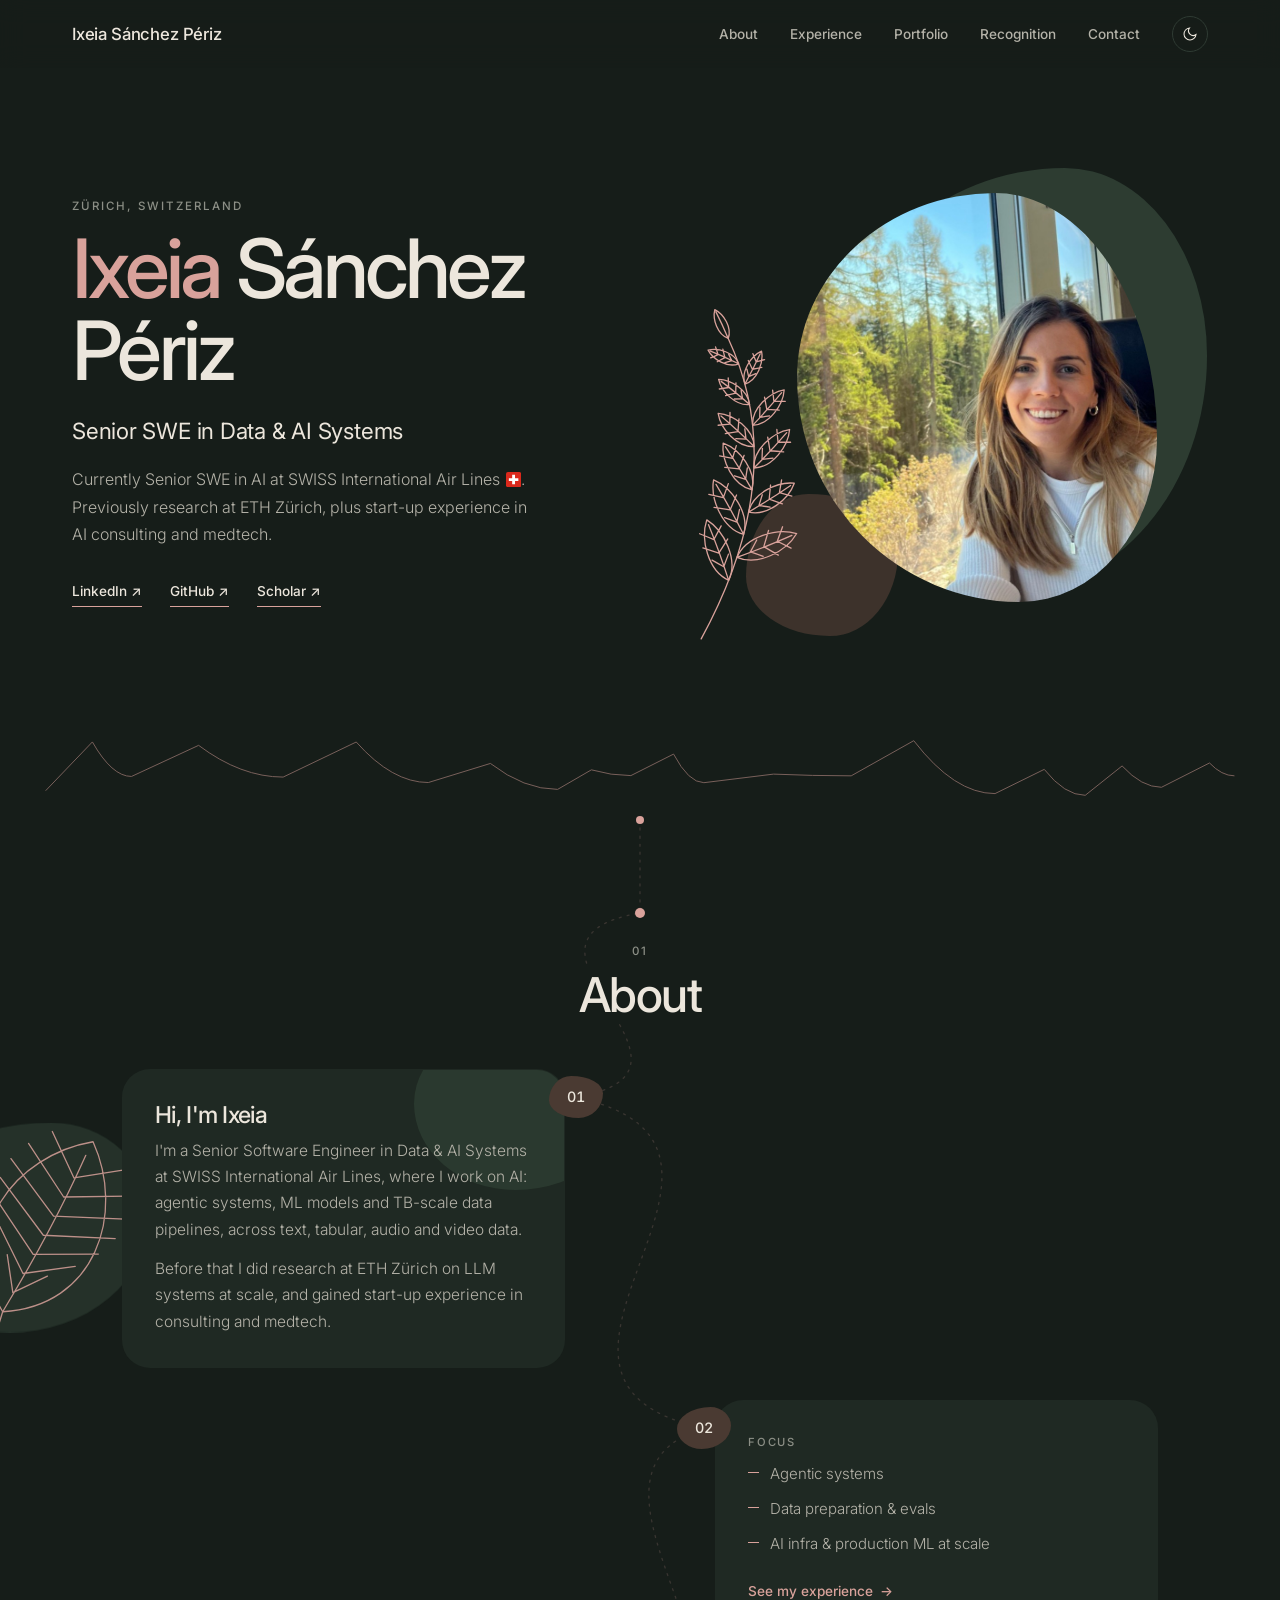
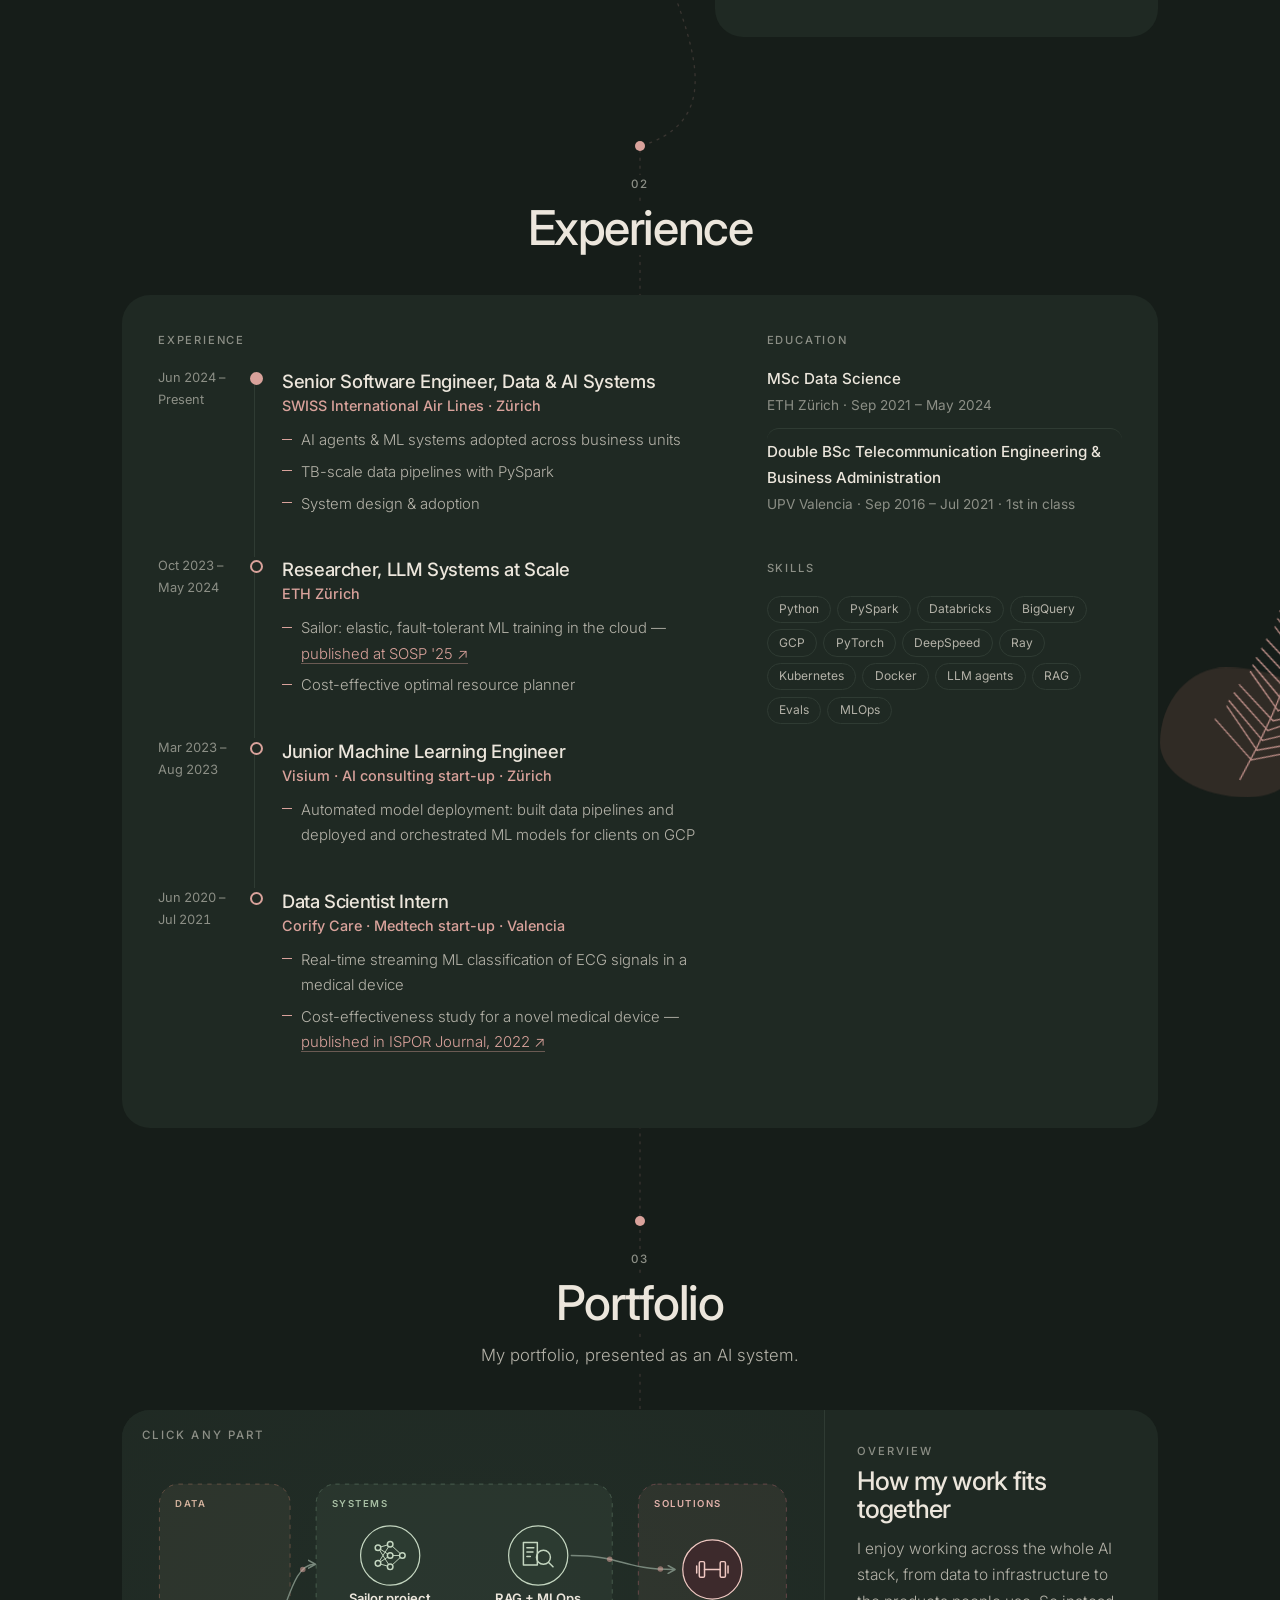
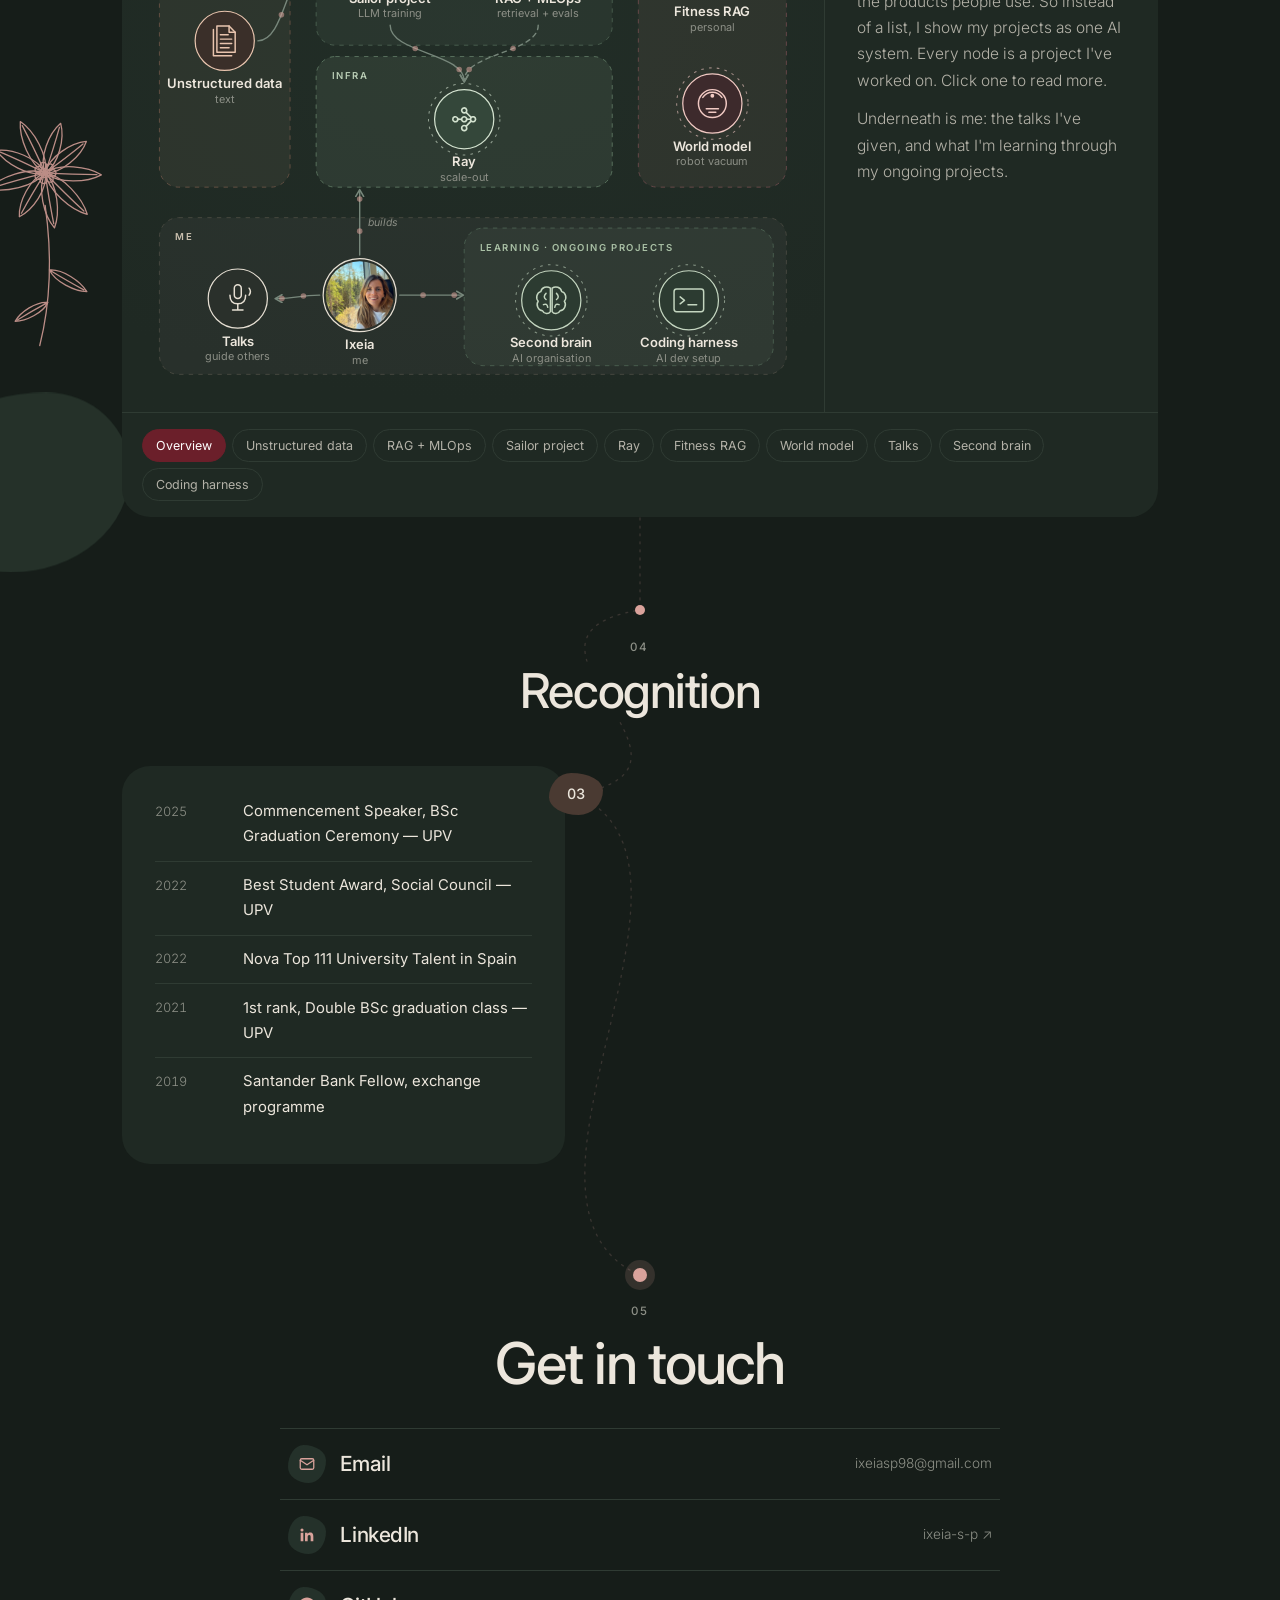
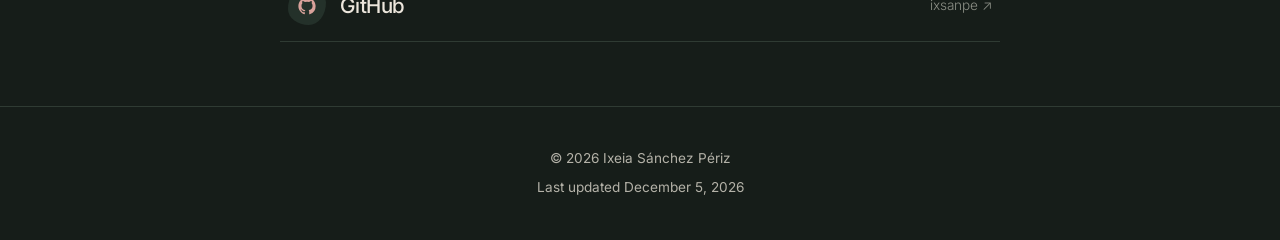
<file: index.html>
<!DOCTYPE html>
<html lang="en">
<head>
    <meta charset="UTF-8">
    <meta name="viewport" content="width=device-width, initial-scale=1.0">
    <title>Ixeia Sánchez Périz</title>
    <meta name="description" content="Ixeia Sánchez Périz — Senior Data & AI Engineer. Projects, talks and recognition.">
    <link rel="icon" href="data:image/svg+xml,<svg xmlns='http://www.w3.org/2000/svg' viewBox='0 0 100 100'><rect width='100' height='100' rx='24' fill='%23f1ece4'/><path d='M10 70 Q30 30 50 45 T90 30' fill='none' stroke='%236b1f2a' stroke-width='5' stroke-linecap='round'/><ellipse cx='62' cy='68' rx='22' ry='16' fill='%23b9c7b4'/></svg>">
    <script>
        (function () {
            var t = null;
            try { t = localStorage.getItem('theme'); } catch (e) {}
            if (!t) t = 'dark';
            document.documentElement.setAttribute('data-theme', t);
            document.documentElement.classList.add('js');
        })();
    </script>
    <script type="application/ld+json">
    {
        "@context": "https://schema.org",
        "@type": "Person",
        "name": "Ixeia Sánchez Périz",
        "url": "https://ixsanpe.github.io/",
        "jobTitle": "Senior Software Engineer, Data & AI Systems",
        "worksFor": { "@type": "Organization", "name": "SWISS International Air Lines" },
        "address": { "@type": "PostalAddress", "addressLocality": "Zürich", "addressCountry": "CH" },
        "alumniOf": [
            { "@type": "CollegeOrUniversity", "name": "ETH Zürich" },
            { "@type": "CollegeOrUniversity", "name": "Universitat Politècnica de València" }
        ],
        "knowsAbout": ["LLM agents", "RAG", "Evals", "MLOps", "Distributed LLM training", "PySpark", "PyTorch", "DeepSpeed", "Ray", "Kubernetes", "GCP"],
        "sameAs": [
            "https://www.linkedin.com/in/ixeia-s-p/",
            "https://github.com/ixsanpe",
            "https://scholar.google.com/citations?user=iWlPeUYAAAAJ"
        ]
    }
    </script>
    <link rel="stylesheet" href="style.css">
    <link rel="stylesheet" href="system.css">
    <style>
        html, body { overflow-x: clip; }
        html { scroll-padding-top: 5rem; }

        /* ---------- Nav ---------- */
        nav ul {
            list-style: none;
            display: flex;
            gap: 2rem;
            align-items: center;
        }

        nav ul a {
            text-decoration: none;
            color: var(--text-muted);
            font-size: 0.85rem;
            font-weight: 500;
            transition: color 0.3s;
        }

        nav ul a:hover { color: var(--accent); }

        .nav-right { display: flex; align-items: center; gap: 2rem; }

        /* ---------- Hero ---------- */
        .hero {
            position: relative;
            max-width: 1200px;
            margin: 0 auto;
            min-height: max(600px, min(92vh, 820px));
            padding: 7.5rem 2rem 8.5rem;
            display: grid;
            grid-template-columns: 1.15fr 0.85fr;
            align-items: center;
            gap: 3rem;
        }

        .hero-text { position: relative; z-index: 2; }

        .hero h1 {
            font-size: clamp(2.8rem, 6.4vw, 5.4rem);
            line-height: 1;
            letter-spacing: -0.045em;
            margin: 0.75rem 0 1.25rem;
        }

        .hero h1 em {
            font-style: normal;
            color: var(--accent);
        }

        .hero .tagline {
            font-size: clamp(1.15rem, 2vw, 1.4rem);
            font-weight: 400;
            color: var(--text);
            margin-bottom: 1rem;
            letter-spacing: -0.01em;
        }

        .flag-ch {
            width: 0.95em;
            height: 0.95em;
            vertical-align: -0.12em;
            margin-left: 0.1em;
        }

        .hero .intro {
            max-width: 460px;
            color: var(--text-muted);
            font-weight: 300;
            margin-bottom: 2rem;
        }

        .text-links {
            display: flex;
            flex-wrap: wrap;
            gap: 0.5rem 1.75rem;
        }

        .text-links a {
            font-size: 0.85rem;
            font-weight: 500;
            text-decoration: none;
            color: var(--text);
            padding-bottom: 3px;
            border-bottom: 1px solid var(--accent);
            transition: color 0.3s, padding 0.3s var(--ease);
        }

        .text-links a:hover { color: var(--accent); padding-bottom: 6px; }

        .portrait-wrap {
            position: relative;
            justify-self: center;
            width: min(360px, 100%);
            aspect-ratio: 0.88;
        }

        .portrait-wrap .blob.back { inset: -6% -14% 4% 10%; }
        .portrait-wrap .blob.sand { width: 42%; height: 34%; left: -14%; bottom: -6%; }

        .portrait {
            position: relative;
            z-index: 1;
            width: 100%;
            height: 100%;
            object-fit: cover;
            object-position: center;
            border-radius: var(--blob-c);
        }

        .portrait-wrap .botanical { z-index: 2; left: -30%; bottom: -8%; height: 82%; }

        .hero-ridge {
            position: absolute;
            left: 0;
            right: 0;
            bottom: 1.25rem;
            height: 64px;
            width: 100%;
            color: var(--line);
            opacity: 0.5;
        }

        /* ---------- Trail ---------- */
        .trail {
            position: relative;
            max-width: 1100px;
            margin: 0 auto;
            padding: 1rem 2rem 2rem;
        }

        .trail-svg {
            position: absolute;
            inset: 0;
            width: 100%;
            height: 100%;
            pointer-events: none;
            overflow: visible;
            z-index: 0;
        }

        .trail-ghost { fill: none; stroke: var(--line); stroke-opacity: 0.18; stroke-width: 1.3; stroke-dasharray: 2 6; stroke-linecap: round; }
        .trail-line { fill: none; stroke: var(--line); stroke-width: 1.5; stroke-linecap: round; }
        .trail-tip { fill: var(--line); }

        /* Section header */
        .stage {
            position: relative;
            z-index: 1;
            text-align: center;
            padding: 4.5rem 0 2rem;
        }

        .stage .pin {
            display: block;
            width: 10px;
            height: 10px;
            margin: 0 auto 1.1rem;
            border-radius: 50%;
            background: var(--line);
        }

        .stage .eyebrow,
        .stage h2 {
            background: var(--bg);
            padding: 0 0.75rem;
            position: relative;
        }

        .stage .eyebrow { display: inline-block; margin-bottom: 0.4rem; }

        .stage .stage-sub {
            display: table;
            margin: 0.75rem auto 0;
            padding: 0 0.75rem;
            background: var(--bg);
            position: relative;
            color: var(--text-muted);
            font-size: 1.05rem;
            font-weight: 300;
        }

        .stage h2 {
            display: table;
            margin: 0 auto;
            font-size: clamp(2.1rem, 4vw, 3rem);
        }

        /* Waypoints */
        .waypoint {
            position: relative;
            z-index: 1;
            display: grid;
            grid-template-columns: 1fr 1fr;
            column-gap: 150px;
            margin: 1rem 0 2rem;
        }

        .waypoint .card { grid-column: 1; }
        .waypoint.right .card { grid-column: 2; }

        .waypoint .pin {
            position: absolute;
            top: 1.75rem;
            left: calc(50% - 64px);
            transform: translate(-50%, -50%);
            width: 54px;
            height: 42px;
            display: flex;
            align-items: center;
            justify-content: center;
            background: var(--shape-sand);
            border-radius: var(--blob-b);
            font-size: 0.9rem;
            font-weight: 500;
            font-variant-numeric: tabular-nums;
            color: var(--text);
            z-index: 2;
            transition: background-color 0.5s, transform 0.5s var(--ease);
        }

        .waypoint.right .pin { left: calc(50% + 64px); border-radius: var(--blob-a); }

        .waypoint .pin.reached {
            background: var(--shape-sage);
            transform: translate(-50%, -50%) rotate(-6deg);
        }

        .card {
            position: relative;
            background: var(--surface);
            border: 1px solid transparent;
            border-radius: var(--radius-lg);
            padding: 2rem;
            --rx: 0deg;
            --ry: 0deg;
            --lift: 0px;
            transform: perspective(1000px) rotateX(var(--rx)) rotateY(var(--ry)) translateY(var(--lift));
            transition: border-color 0.4s, box-shadow 0.5s var(--ease), transform 0.5s var(--ease), opacity 0.9s var(--ease), filter 0.9s var(--ease);
            will-change: transform;
        }

        /* Hover: lift, tilt toward the cursor (JS sets --rx/--ry), soft spotlight */
        .card::after {
            content: "";
            position: absolute;
            inset: 0;
            border-radius: inherit;
            pointer-events: none;
            background: radial-gradient(380px circle at var(--mx, 50%) var(--my, 0%), color-mix(in srgb, var(--shape-sage) 45%, transparent), transparent 65%);
            opacity: 0;
            transition: opacity 0.4s;
            z-index: 0;
        }

        .card > *:not(.blob) { position: relative; z-index: 1; }

        .card:hover {
            --lift: -6px;
            border-color: var(--border);
            box-shadow: 0 18px 40px -18px rgba(31, 45, 36, 0.25);
        }

        [data-theme="dark"] .card:hover { box-shadow: 0 18px 40px -18px rgba(0, 0, 0, 0.6); }
        .card:hover::after { opacity: 1; }

        .card.feature .blob { transition: transform 1.2s var(--ease); }
        .card.feature:hover .blob { transform: translate(-18px, 14px) scale(1.12) rotate(-8deg); }

        .card img { transition: transform 0.8s var(--ease), filter 0.6s; }
        .card:hover img { transform: scale(1.025); }

        .tech-tag { transition: border-color 0.3s, color 0.3s, transform 0.3s var(--ease); }
        .tech-tag:hover { border-color: var(--accent) !important; color: var(--accent) !important; transform: translateY(-2px); }

        .waypoint:hover .pin { transform: translate(-50%, -50%) scale(1.15) rotate(8deg); }

        /* Scroll: cards glide in from their side, then their content follows */
        .js .waypoint .card {
            opacity: 0;
            filter: blur(6px);
            transform: perspective(1000px) translate3d(-70px, 30px, 0) rotate(-2.5deg);
        }

        .js .waypoint.right .card { transform: perspective(1000px) translate3d(70px, 30px, 0) rotate(2.5deg); }

        .js .waypoint.in-view .card {
            opacity: 1;
            filter: none;
            transform: perspective(1000px) rotateX(var(--rx)) rotateY(var(--ry)) translateY(var(--lift));
        }

        .js .waypoint .card > *:not(.blob) {
            opacity: 0;
            transform: translateY(14px);
            transition: opacity 0.7s var(--ease), transform 0.7s var(--ease);
        }

        .js .waypoint.in-view .card > *:not(.blob) { opacity: 1; transform: none; }
        .js .waypoint.in-view .card > *:nth-child(2) { transition-delay: 0.15s; }
        .js .waypoint.in-view .card > *:nth-child(3) { transition-delay: 0.22s; }
        .js .waypoint.in-view .card > *:nth-child(4) { transition-delay: 0.29s; }
        .js .waypoint.in-view .card > *:nth-child(5) { transition-delay: 0.36s; }
        .js .waypoint.in-view .card > *:nth-child(n+6) { transition-delay: 0.43s; }

        /* Pin pops when the line reaches it */
        @keyframes pop {
            0% { transform: translate(-50%, -50%) scale(1); }
            45% { transform: translate(-50%, -50%) scale(1.35) rotate(-10deg); }
            100% { transform: translate(-50%, -50%) rotate(-6deg); }
        }

        .waypoint .pin.reached { animation: pop 0.6s var(--ease); }

        .stage h2, .summit h2 { transition: letter-spacing 1s var(--ease), opacity 1s var(--ease); }
        .js .stage:not(.in-view) h2, .js .summit:not(.in-view) h2 { opacity: 0; letter-spacing: 0.05em; }

        /* Margin plants sway gently; JS adds parallax via `translate` */
        @keyframes sway { 0%, 100% { rotate: -2deg; } 50% { rotate: 2.5deg; } }
        .trail > .botanical { animation: sway 7s ease-in-out infinite; transform-origin: 50% 100%; }
        .trail > .botanical:nth-of-type(odd) { animation-duration: 9s; animation-delay: -3s; }
        .portrait-wrap .botanical { animation: sway 8s ease-in-out infinite; transform-origin: 50% 100%; }
        .trail > .blob, .trail > .botanical { will-change: translate; }

        .card-top {
            display: flex;
            flex-wrap: wrap;
            justify-content: space-between;
            align-items: center;
            gap: 0.5rem;
            margin-bottom: 0.6rem;
        }

        .card-top .eyebrow { margin: 0; }

        .card h3 {
            font-size: 1.45rem;
            margin-bottom: 0.6rem;
        }

        .card p {
            color: var(--text-muted);
            font-weight: 300;
            font-size: 0.97rem;
        }

        .card p + p { margin-top: 0.8rem; }
        .card p.eyebrow { font-size: 0.7rem; font-weight: 500; color: var(--text-subtle); margin-bottom: 0.5rem; }
        .card strong { color: var(--text); font-weight: 500; }

        .card h4 {
            font-size: 0.7rem;
            font-weight: 500;
            letter-spacing: 0.16em;
            text-transform: uppercase;
            color: var(--text-subtle);
            margin: 1.25rem 0 0.25rem;
        }

        .card h4:first-child { margin-top: 0; }

        .card ul { list-style: none; }

        .card ul li {
            position: relative;
            padding: 0.3rem 0 0.3rem 1.4rem;
            color: var(--text-muted);
            font-weight: 300;
            font-size: 0.94rem;
        }

        .card ul li::before {
            content: "";
            position: absolute;
            left: 0;
            top: 1rem;
            width: 0.7rem;
            height: 1px;
            background: var(--accent);
        }

        .card img {
            display: block;
            width: 100%;
            aspect-ratio: 16 / 9;
            object-fit: cover;
            border-radius: var(--radius-md);
            margin-bottom: 1.1rem;
        }

        .card.feature { overflow: hidden; }

        .card.feature .blob {
            width: 220px;
            height: 180px;
            right: -70px;
            top: -60px;
            opacity: 0.55;
        }

        .card.feature > *:not(.blob) { position: relative; z-index: 1; }

        .tech-tags { display: flex; flex-wrap: wrap; gap: 0.45rem; margin: 1.1rem 0; }
        .tech-tag { padding: 0.15rem 0.75rem; font-size: 0.75rem; }

        .card-links { display: flex; flex-wrap: wrap; gap: 1.5rem; }

        .read-more {
            display: inline-flex;
            align-items: center;
            gap: 0.45rem;
            font-size: 0.85rem;
            font-weight: 500;
            text-decoration: none;
            color: var(--accent);
            transition: gap 0.3s var(--ease);
        }

        .read-more:hover { gap: 0.8rem; }

        .video-thumb { position: relative; display: block; }

        .video-thumb .play {
            position: absolute;
            top: calc(50% - 0.55rem);
            left: 50%;
            transform: translate(-50%, -50%);
            width: 54px;
            height: 54px;
            border-radius: 50%;
            background: color-mix(in srgb, var(--cream-50) 88%, transparent);
            display: flex;
            align-items: center;
            justify-content: center;
            color: var(--wine-700);
        }

        .log { list-style: none; }

        .card .log li {
            display: grid;
            grid-template-columns: 76px 1fr;
            gap: 0.75rem;
            padding: 0.7rem 0;
            border-top: 1px solid var(--border);
            font-size: 0.93rem;
        }

        .card .log li:first-child { border-top: none; padding-top: 0; }
        .card .log li::before { display: none; }
        .log time { font-size: 0.8rem; color: var(--text-subtle); font-variant-numeric: tabular-nums; padding-top: 0.1rem; }
        .log span { color: var(--text); font-weight: 400; }

        /* Margin decorations */
        .trail > .blob { opacity: 0.5; }
        .trail > .botanical { opacity: 0.85; }

        /* ---------- Contact ---------- */
        .summit {
            position: relative;
            z-index: 1;
            max-width: 720px;
            margin: 0 auto;
            padding: 4.5rem 0 2rem;
            text-align: center;
        }

        .summit .pin {
            display: block;
            width: 14px;
            height: 14px;
            margin: 0 auto 1.25rem;
            border-radius: 50%;
            background: var(--line);
            box-shadow: 0 0 0 8px color-mix(in srgb, var(--line) 15%, transparent);
        }

        .summit h2 {
            font-size: clamp(2.4rem, 5vw, 3.6rem);
            display: table;
            margin: 0 auto 2rem;
            background: var(--bg);
            padding: 0 0.75rem;
        }

        .contact-list {
            list-style: none;
            text-align: left;
            border-top: 1px solid var(--border);
        }

        .contact-list a {
            display: flex;
            justify-content: space-between;
            align-items: baseline;
            gap: 1rem;
            padding: 1rem 0.5rem;
            border-bottom: 1px solid var(--border);
            text-decoration: none;
            color: var(--text);
            transition: padding 0.4s var(--ease), color 0.3s;
        }

        .contact-list a:hover { padding-left: 1.25rem; color: var(--accent); }
        .contact-list .c-icon {
            width: 38px;
            height: 38px;
            flex-shrink: 0;
            display: inline-flex;
            align-items: center;
            justify-content: center;
            border-radius: var(--blob-b);
            background: var(--shape-sage-soft);
            color: var(--accent);
            transition: transform 0.4s var(--ease), background-color 0.3s, color 0.3s;
        }

        .contact-list .c-icon svg { width: 18px; height: 18px; }
        .contact-list a:hover .c-icon { transform: rotate(-8deg) scale(1.08); background: var(--accent); color: var(--bg); }
        .contact-list a { align-items: center; }

        .contact-list .c-label {
            display: inline-flex;
            align-items: center;
            gap: 0.9rem; font-size: 1.3rem; font-weight: 500; letter-spacing: -0.02em; }
        .contact-list .meta { font-size: 0.85rem; color: var(--text-subtle); font-weight: 300; }

        /* ---------- Experience (CV) ---------- */
        .cv {
            position: relative;
            z-index: 1;
            display: grid;
            grid-template-columns: minmax(0, 1.6fr) minmax(240px, 1fr);
            gap: 2.5rem;
            background: var(--surface);
            border-radius: var(--radius-lg);
            padding: 2.25rem;
            margin: 0.5rem 0 1rem;
        }

        .cv h4 {
            font-size: 0.7rem;
            font-weight: 500;
            letter-spacing: 0.16em;
            text-transform: uppercase;
            color: var(--text-subtle);
            margin-bottom: 1rem;
        }

        .cv-side h4:not(:first-child) { margin-top: 2rem; }

        .timeline { list-style: none; position: relative; }

        .timeline > li {
            display: grid;
            grid-template-columns: 84px 1fr;
            gap: 1.25rem;
            position: relative;
            padding-bottom: 1.6rem;
        }

        .timeline > li::before {
            content: "";
            position: absolute;
            left: 96px;
            top: 0.55rem;
            bottom: -0.2rem;
            width: 1px;
            background: var(--border);
        }

        .timeline > li:last-child::before { display: none; }

        .timeline > li::after {
            content: "";
            position: absolute;
            left: 92px;
            top: 0.4rem;
            width: 9px;
            height: 9px;
            border-radius: 50%;
            background: var(--surface);
            border: 2px solid var(--line);
        }

        .timeline > li:first-child::after { background: var(--line); }

        .timeline .when {
            font-size: 0.8rem;
            color: var(--text-subtle);
            font-variant-numeric: tabular-nums;
            padding-top: 0.1rem;
        }

        .timeline .what { padding-left: 1.25rem; }
        .timeline h3 { font-size: 1.15rem; letter-spacing: -0.02em; margin-bottom: 0.15rem; }
        .timeline .org { color: var(--accent); font-size: 0.9rem; font-weight: 500; margin-bottom: 0.4rem; }

        .timeline ul { list-style: none; }

        .timeline ul li {
            position: relative;
            padding: 0.2rem 0 0.2rem 1.2rem;
            color: var(--text-muted);
            font-weight: 300;
            font-size: 0.93rem;
        }

        .timeline ul li::before {
            content: "";
            position: absolute;
            left: 0;
            top: 0.85rem;
            width: 0.6rem;
            height: 1px;
            background: var(--accent);
        }

        .cv-list { list-style: none; }
        .cv-list li { padding: 0.6rem 0; border-top: 1px solid var(--border); }
        .cv-list li:first-child { border-top: none; padding-top: 0; }
        .cv-list strong { display: block; font-weight: 500; font-size: 0.95rem; }
        .cv-list span { font-size: 0.85rem; color: var(--text-subtle); }

        .cv .tech-tags { display: flex; flex-wrap: wrap; gap: 0.4rem; }
        .cv .tech-tag { padding: 0.15rem 0.7rem; font-size: 0.75rem; }

        @media (max-width: 860px) {
            .cv { grid-template-columns: 1fr; padding: 1.5rem; gap: 1.5rem; margin-left: 3.25rem; }
            .timeline > li { grid-template-columns: 1fr; gap: 0.2rem; padding-left: 1.4rem; }
            .timeline > li::before { left: 4px; top: 0.6rem; }
            .timeline > li::after { left: 0; }
            .timeline .what { padding-left: 0; }
        }

        .timeline .org a, .timeline ul a { color: var(--accent); text-decoration: none; border-bottom: 1px solid color-mix(in srgb, var(--accent) 40%, transparent); }
        .timeline ul a:hover { border-bottom-color: var(--accent); }

        /* Experience motion: items reveal on scroll, react on hover */
        .timeline > li .what,
        .cv-list li {
            border-radius: 12px;
            transition: transform 0.45s var(--ease), background-color 0.4s;
        }

        .timeline > li .what { margin-left: -0.25rem; padding: 0.35rem 0.75rem 0.5rem 1.5rem; }

        .timeline > li:hover .what {
            transform: translateX(8px);
            background: color-mix(in srgb, var(--shape-sage-soft) 70%, transparent);
        }

        .timeline > li:hover h3 { color: var(--accent); }
        .timeline h3 { transition: color 0.3s; }

        .timeline > li::after { transition: transform 0.4s var(--ease), background-color 0.3s; }
        .timeline > li:hover::after { transform: scale(1.5); background: var(--line); }

        .cv-list li:hover { transform: translateX(6px); }
        .cv .tech-tag { transition: border-color 0.3s, color 0.3s, transform 0.3s var(--ease); }
        .cv .tech-tag:hover { border-color: var(--accent) !important; color: var(--accent) !important; transform: translateY(-2px); }

        .cv { transition: box-shadow 0.5s var(--ease); }
        .cv:hover { box-shadow: 0 18px 40px -22px rgba(0, 0, 0, 0.35); }

        .js .cv .timeline > li,
        .js .cv .cv-side > * {
            opacity: 0;
            transform: translateY(18px);
            transition: opacity 0.8s var(--ease), transform 0.8s var(--ease);
        }

        .js .cv.in-view .timeline > li,
        .js .cv.in-view .cv-side > * { opacity: 1; transform: none; }

        .js .cv.in-view .timeline > li:nth-child(2) { transition-delay: 0.12s; }
        .js .cv.in-view .timeline > li:nth-child(3) { transition-delay: 0.24s; }
        .js .cv.in-view .timeline > li:nth-child(4) { transition-delay: 0.36s; }
        .js .cv.in-view .cv-side > *:nth-child(2) { transition-delay: 0.2s; }
        .js .cv.in-view .cv-side > *:nth-child(3) { transition-delay: 0.3s; }
        .js .cv.in-view .cv-side > *:nth-child(4) { transition-delay: 0.4s; }

        @media (max-width: 860px) {
            .timeline > li .what { padding-left: 0.75rem; margin-left: -0.75rem; }
        }

        /* ---------- Route map index ---------- */
        .route-map {
            position: fixed;
            right: 1.25rem;
            bottom: 1.25rem;
            z-index: 950;
            width: 236px;
            padding: 0.85rem 0.85rem 0.6rem;
            background: color-mix(in srgb, var(--surface) 92%, transparent);
            backdrop-filter: blur(10px);
            -webkit-backdrop-filter: blur(10px);
            border: 1px solid var(--border);
            border-radius: var(--radius-lg);
            box-shadow: 0 16px 40px -20px rgba(31, 45, 36, 0.35);
            transition: transform 0.5s var(--ease), opacity 0.5s var(--ease);
        }

        .route-map-head {
            display: flex;
            justify-content: space-between;
            align-items: baseline;
            margin-bottom: 0.2rem;
        }

        .route-map-head .eyebrow { margin: 0; }
        .route-map-head span:last-child { font-size: 0.72rem; color: var(--text-subtle); font-variant-numeric: tabular-nums; }

        .route-map svg { display: block; width: 100%; height: auto; overflow: visible; }
        .route-map .rm-land { fill: var(--shape-sage-soft); }
        .route-map .rm-contour { fill: none; stroke: var(--shape-sage); stroke-width: 1; }
        .route-map .rm-path { fill: none; stroke: var(--line); stroke-opacity: 0.35; stroke-width: 1.5; stroke-dasharray: 2 4; stroke-linecap: round; }
        .route-map .rm-walked { fill: none; stroke: var(--line); stroke-width: 2; stroke-linecap: round; }
        .route-map .rm-me { fill: var(--line); }
        .route-map .rm-me-ring { fill: none; stroke: var(--line); animation: rmring 1.8s var(--ease) infinite; transform-box: fill-box; transform-origin: center; }
        @keyframes rmring { from { opacity: 0.6; transform: scale(1); } to { opacity: 0; transform: scale(2.6); } }

        .route-map .rm-stop { cursor: pointer; }
        .route-map .rm-stop circle { fill: var(--surface); stroke: var(--text-subtle); stroke-width: 1.5; transition: fill 0.3s, stroke 0.3s, r 0.3s; }
        .route-map .rm-stop text { font-family: var(--font-body); font-size: 9.5px; font-weight: 500; fill: var(--text-muted); transition: fill 0.3s; }
        .route-map .rm-stop.done circle { fill: var(--shape-sand); stroke: var(--line); }
        .route-map .rm-stop.current circle { fill: var(--line); stroke: var(--line); r: 5.5; }
        .route-map .rm-stop.current text { fill: var(--text); }
        .route-map .rm-stop:hover text, .route-map .rm-stop:focus text { fill: var(--accent); }
        .route-map .rm-stop:focus { outline: none; }
        .route-map .rm-stop:focus-visible circle { stroke: var(--accent); stroke-width: 2.5; }

        .route-map-toggle { display: none; }

        @media (min-width: 861px) {
            .route-map:not(.show) { opacity: 0; transform: translateY(16px); pointer-events: none; }
        }

        @media (max-width: 860px) {
            .route-map { right: 0.75rem; bottom: 0.75rem; width: 220px; transform-origin: bottom right; }
            .route-map:not(.open) { transform: scale(0.2); opacity: 0; pointer-events: none; }
            .route-map-toggle {
                display: flex;
                position: fixed;
                right: 0.9rem;
                bottom: 0.9rem;
                z-index: 960;
                width: 46px;
                height: 46px;
                align-items: center;
                justify-content: center;
                border-radius: 50%;
                border: 1px solid var(--border);
                background: var(--surface);
                color: var(--accent);
                box-shadow: 0 10px 30px -12px rgba(31, 45, 36, 0.4);
                cursor: pointer;
            }
            .route-map.open + .route-map-toggle { bottom: calc(0.9rem + 200px); }
        }

        /* ---------- Responsive ---------- */
        @media (max-width: 1100px) {
            .trail > .blob, .trail > .botanical { display: none; }
        }

        @media (max-width: 860px) {
            nav ul { display: none; }

            .hero {
                grid-template-columns: 1fr;
                padding: 6.5rem 1.25rem 7rem;
                gap: 2.5rem;
                min-height: 0;
            }

            .portrait-wrap { width: min(260px, 75%); grid-row: 1; }

            .trail { padding: 1rem 1rem 1rem 0; }

            .stage { text-align: left; padding: 3.5rem 0 1.25rem 3.25rem; }
            .stage .pin { position: absolute; left: 24px; top: 3.95rem; margin: 0; transform: translateX(-50%); }
            .stage h2 { margin: 0; }
            .stage .stage-sub { margin: 0.5rem 0 0; padding: 0; }
            .stage .eyebrow, .stage h2 { padding: 0; }

            .waypoint { grid-template-columns: 1fr; padding-left: 3.25rem; margin: 0.75rem 0 1.25rem; }
            .waypoint .card, .waypoint.right .card { grid-column: 1; }
            .waypoint .pin, .waypoint.right .pin { left: 24px; width: 40px; height: 32px; font-size: 0.8rem; }

            .card { padding: 1.5rem; }

            .summit { padding: 3.5rem 1rem 1rem 3.25rem; text-align: left; }
            .summit .pin { position: absolute; left: 24px; top: 3.9rem; margin: 0; transform: translateX(-50%); }
            .summit h2 { margin: 0 0 1.5rem; padding: 0; }
        }
    </style>
</head>
<body>
    <nav>
        <div class="container">
            <a href="#top" class="logo">Ixeia Sánchez Périz</a>
            <div class="nav-right">
                <ul>
                    <li><a href="#about">About</a></li>
                    <li><a href="#experience">Experience</a></li>
                    <li><a href="#portfolio">Portfolio</a></li>
                    <li><a href="#recognition">Recognition</a></li>
                    <li><a href="#contact">Contact</a></li>
                </ul>
                <button id="darkModeToggle" class="dark-mode-toggle" aria-label="Toggle dark mode">
                    <svg class="sun-icon" viewBox="0 0 24 24" fill="none" stroke="currentColor" stroke-width="1.6" stroke-linecap="round">
                        <circle cx="12" cy="12" r="4"/>
                        <path d="M12 2v2m0 16v2M4.93 4.93l1.41 1.41m11.32 11.32l1.41 1.41M2 12h2m16 0h2M4.93 19.07l1.41-1.41m11.32-11.32l1.41-1.41"/>
                    </svg>
                    <svg class="moon-icon" viewBox="0 0 24 24" fill="none" stroke="currentColor" stroke-width="1.6" style="display: none;">
                        <path d="M21 12.79A9 9 0 1 1 11.21 3 7 7 0 0 0 21 12.79z"/>
                    </svg>
                </button>
            </div>
        </div>
    </nav>

    <!-- Hero -->
    <header class="hero" id="top">
        <div class="hero-text">
            <p class="eyebrow">Zürich, Switzerland</p>
            <h1><em>Ixeia</em> Sánchez Périz</h1>
            <p class="tagline">Senior SWE in Data &amp; AI Systems</p>
            <p class="intro">Currently Senior SWE in AI at SWISS International <span style="white-space:nowrap">Air Lines <svg class="flag-ch" viewBox="0 0 32 32" role="img" aria-label="Swiss flag"><rect width="32" height="32" rx="4" fill="#da291c"/><path d="M13 6h6v7h7v6h-7v7h-6v-7H6v-6h7z" fill="#fff"/></svg>.</span> Previously research at ETH Zürich, plus start-up experience in AI consulting and medtech.</p>
            <div class="text-links">
                <a href="https://www.linkedin.com/in/ixeia-s-p/" target="_blank" rel="noopener">LinkedIn ↗</a>
                <a href="https://github.com/ixsanpe" target="_blank" rel="noopener">GitHub ↗</a>
                <a href="https://scholar.google.com/citations?user=iWlPeUYAAAAJ&hl=en" target="_blank" rel="noopener">Scholar ↗</a>
            </div>
        </div>
        <div class="portrait-wrap">
            <span class="blob back"></span>
            <span class="blob sand"></span>
            <img src="assets/profile_train.jpg" alt="Ixeia Sánchez Périz smiling by a train window with larch forest outside" class="portrait">
            <svg class="botanical" data-kind="fern" data-seed="3" data-opts='{"length":340,"leaves":11,"leafLen":80,"bend":0.3,"veins":3}' aria-hidden="true"></svg>
        </div>
        <svg class="hero-ridge botanical" data-kind="ridge" data-seed="11" data-opts='{"width":1200,"height":80}' data-stroke="1" preserveAspectRatio="none" aria-hidden="true"></svg>
    </header>

    <main class="trail" id="trail">
        <svg class="trail-svg" aria-hidden="true">
            <path class="trail-ghost"/>
            <path class="trail-line"/>
            <circle class="trail-tip" r="4"/>
        </svg>

        <!-- margin decorations -->
        <span class="blob" style="width:260px; height:210px; left:-200px; top:6%"></span>
        <svg class="botanical" data-kind="leaf" data-seed="5" data-opts='{"size":220}' style="left:-150px; top:7%; height:260px" aria-hidden="true"></svg>
        <span class="blob sand" style="width:160px; height:130px; right:-130px; top:32%"></span>
        <svg class="botanical" data-kind="pine" data-seed="9" data-opts='{"length":300}' style="right:-110px; top:31%; height:300px; transform:rotate(18deg)" aria-hidden="true"></svg>
        <span class="blob" style="width:220px; height:180px; left:-180px; top:62%"></span>
        <svg class="botanical" data-kind="edelweiss" data-seed="4" data-opts='{"size":50}' style="left:-110px; top:61%; height:240px" aria-hidden="true"></svg>

        <!-- ===== About ===== -->
        <header class="stage" id="about">
            <span class="pin marker"></span>
            <p class="eyebrow">01</p>
            <h2>About</h2>
        </header>

        <div class="waypoint left">
            <span class="pin marker">01</span>
            <article class="card feature">
                <span class="blob"></span>
                <h3>Hi, I'm Ixeia</h3>
                <p>I'm a Senior Software Engineer in Data &amp; AI Systems at SWISS International Air Lines, where I work on AI: agentic systems, ML models and TB-scale data pipelines, across text, tabular, audio and video data.</p>
                <p>Before that I did research at ETH Zürich on LLM systems at scale, and gained start-up experience in consulting and medtech.</p>
            </article>
        </div>

        <div class="waypoint right">
            <span class="pin marker">02</span>
            <article class="card">
                <h4>Focus</h4>
                <ul>
                    <li>Agentic systems</li>
                    <li>Data preparation &amp; evals</li>
                    <li>AI infra &amp; production ML at scale</li>
                </ul>
                <p style="margin-top:1rem"><a href="#experience" class="read-more">See my experience <span aria-hidden="true">→</span></a></p>
            </article>
        </div>

        <!-- ===== Experience (CV) ===== -->
        <header class="stage" id="experience">
            <span class="pin marker"></span>
            <p class="eyebrow">02</p>
            <h2>Experience</h2>
        </header>

        <section class="cv" aria-label="Experience and education">
            <div class="cv-main">
                <h4>Experience</h4>
                <ol class="timeline">
                    <li>
                        <div class="when">Jun 2024 –<br>Present</div>
                        <div class="what">
                            <h3>Senior Software Engineer, Data &amp; AI Systems</h3>
                            <p class="org">SWISS International Air Lines · Zürich</p>
                            <ul>
                                <li>AI agents &amp; ML systems adopted across business units</li>
                                <li>TB-scale data pipelines with PySpark</li>
                                <li>System design &amp; adoption</li>
                            </ul>
                        </div>
                    </li>
                    <li>
                        <div class="when">Oct 2023 –<br>May 2024</div>
                        <div class="what">
                            <h3>Researcher, LLM Systems at Scale</h3>
                            <p class="org">ETH Zürich</p>
                            <ul>
                                <li>Sailor: elastic, fault-tolerant ML training in the cloud — <a href="https://dl.acm.org/doi/10.1145/3731569.3764839" target="_blank" rel="noopener">published at SOSP '25 ↗</a></li>
                                <li>Cost-effective optimal resource planner</li>
                            </ul>
                        </div>
                    </li>
                    <li>
                        <div class="when">Mar 2023 –<br>Aug 2023</div>
                        <div class="what">
                            <h3>Junior Machine Learning Engineer</h3>
                            <p class="org">Visium · AI consulting start-up · Zürich</p>
                            <ul>
                                <li>Automated model deployment: built data pipelines and deployed and orchestrated ML models for clients on GCP</li>
                            </ul>
                        </div>
                    </li>
                    <li>
                        <div class="when">Jun 2020 –<br>Jul 2021</div>
                        <div class="what">
                            <h3>Data Scientist Intern</h3>
                            <p class="org">Corify Care · Medtech start-up · Valencia</p>
                            <ul>
                                <li>Real-time streaming ML classification of ECG signals in a medical device</li>
                                <li>Cost-effectiveness study for a novel medical device — <a href="https://www.valueinhealthjournal.com/article/S1098-3015(21)02292-0/pdf" target="_blank" rel="noopener">published in ISPOR Journal, 2022 ↗</a></li>
                            </ul>
                        </div>
                    </li>
                </ol>
            </div>
            <aside class="cv-side">
                <h4>Education</h4>
                <ul class="cv-list">
                    <li><strong>MSc Data Science</strong><span>ETH Zürich · Sep 2021 – May 2024</span></li>
                    <li><strong>Double BSc Telecommunication Engineering &amp; Business Administration</strong><span>UPV Valencia · Sep 2016 – Jul 2021 · 1st in class</span></li>
                </ul>
                <h4>Skills</h4>
                <div class="tech-tags">
                    <span class="tech-tag">Python</span><span class="tech-tag">PySpark</span><span class="tech-tag">Databricks</span><span class="tech-tag">BigQuery</span><span class="tech-tag">GCP</span><span class="tech-tag">PyTorch</span><span class="tech-tag">DeepSpeed</span><span class="tech-tag">Ray</span><span class="tech-tag">Kubernetes</span><span class="tech-tag">Docker</span><span class="tech-tag">LLM agents</span><span class="tech-tag">RAG</span><span class="tech-tag">Evals</span><span class="tech-tag">MLOps</span>
                </div>
            </aside>
        </section>

        <!-- ===== Portfolio (interactive system of projects & talks) ===== -->
        <header class="stage" id="portfolio">
            <span class="pin marker"></span>
            <p class="eyebrow">03</p>
            <h2>Portfolio</h2>
            <p class="stage-sub">My portfolio, presented as an AI system.</p>
        </header>

        <section class="sys" id="system" aria-label="Interactive portfolio of my projects">
            <div class="sys-stage">
                <p class="eyebrow sys-hint">Click any part</p>
                <div class="sys-scene"></div>
            </div>
            <div class="sys-panel" aria-live="polite">
                <div class="sys-panel-body"></div>
            </div>
            <ul class="sys-legend" aria-label="Parts of the system"></ul>

            <!-- Plain-HTML version of the portfolio. Shown when JavaScript is off and read by
                 crawlers / LLM agents; hidden once system.js draws the interactive view.
                 Keep in sync with PARTS in system.js. -->
            <div class="sys-static">
                <article>
                    <p class="eyebrow">Overview</p>
                    <h3>How my work fits together</h3>
                    <p>I work across the whole AI stack, from data to infrastructure to the products people use, so my projects are drawn as one AI system: unstructured data feeds the systems (RAG + MLOps, and Sailor for LLM training), which run on infrastructure (Ray, GPUs and cloud) and power solutions (Fitness RAG and a world model for my robot vacuum). Underneath is me: I build the systems, give talks, and keep learning through ongoing projects.</p>
                </article>
                <article>
                    <p class="eyebrow">Research · SOSP '25</p>
                    <h3>Sailor: LLM training at scale</h3>
                    <p>ETH Zürich master's thesis: I designed and built Sailor's elastic, fault-tolerant runtime, which keeps training going on spot instances with in-CPU checkpoints (back to training 52 s after a preemption, 2.87× higher goodput than state of the art). I also worked on its resource planner.</p>
                    <p class="tags">PyTorch · DeepSpeed · GKE · Distributed training</p>
                    <p class="card-links"><a class="read-more" href="projects/sailor-llm.html">Case study →</a> <a class="read-more" href="https://dl.acm.org/doi/10.1145/3731569.3764839">Paper (SOSP '25) ↗</a> <a class="read-more" href="https://github.com/eth-easl/sailor">Code ↗</a></p>
                </article>
                <article>
                    <p class="eyebrow">Side project · 2025–2026</p>
                    <h3>RAG for fitness exercises</h3>
                    <p>A retrieval system over 873 exercises: hybrid BM25 + dense retrieval fused with RRF, contrastive fine-tuning of the embedder (Recall@10 0.36 → 0.81), MLflow tracking, Milvus Lite and a local LLM for grounded answers, all measured with a 69-query labelled eval set.</p>
                    <p class="tags">RAG · Hybrid search · Embeddings · MLflow · Ollama</p>
                    <p class="card-links"><a class="read-more" href="projects/fitness-rag.html">Case study →</a> <a class="read-more" href="https://github.com/ixsanpe/fitness-ai-assistant">Code ↗</a></p>
                </article>
                <article>
                    <p class="eyebrow">Side project · 2026 · in progress</p>
                    <h3>A world model for my robot vacuum</h3>
                    <p>A model that predicts what my robot vacuum's camera will see next, given the action it takes. A frozen DINOv2 encoder and a small transformer, trained on my own recordings. Now I'm testing planning with it on the real robot.</p>
                    <p class="tags">World models · PyTorch · DINOv2 · Robotics</p>
                    <p class="card-links"><a class="read-more" href="projects/robot-world-model.html">Case study →</a> <a class="read-more" href="https://github.com/ixsanpe/systems-lab/tree/main/04-world-models">Code ↗</a></p>
                </article>
                <article>
                    <p class="eyebrow">Talks</p>
                    <h3>Talks</h3>
                    <ul>
                        <li><a href="talks/uzh-career-night-2024.html">Career Tips for Fresh Graduates</a> · UZH Career Night, Nov 2024</li>
                        <li><a href="https://www.youtube.com/watch?v=Q9edBOO_sYo">Commencement Speech, Class of 2025</a> · UPV Valencia, May 2025 (in Spanish)</li>
                    </ul>
                </article>
                <article>
                    <p class="eyebrow">In progress</p>
                    <h3>Ongoing projects</h3>
                    <ul>
                        <li><strong>Unstructured data processing:</strong> turning raw, unstructured text into clean, structured data for retrieval and models (parsing, chunking, data quality).</li>
                        <li><strong>Ray Data &amp; distributed GPU training:</strong> distributed data processing with Ray Data and multi-GPU training with Ray Train, learned hands-on.</li>
                        <li><strong>Second brain:</strong> using AI to capture, organise and find my notes and knowledge.</li>
                        <li><strong>Coding harness:</strong> my AI development setup: the agents, tools and workflows I use to write, test and ship code with AI.</li>
                    </ul>
                </article>
            </div>
        </section>

        <!-- ===== Recognition ===== -->
        <header class="stage" id="recognition">
            <span class="pin marker"></span>
            <p class="eyebrow">04</p>
            <h2>Recognition</h2>
        </header>

        <div class="waypoint left">
            <span class="pin marker">03</span>
            <article class="card">
                <ul class="log">
                    <li><time>2025</time><span>Commencement Speaker, BSc Graduation Ceremony — UPV</span></li>
                    <li><time>2022</time><span>Best Student Award, Social Council — UPV</span></li>
                    <li><time>2022</time><span>Nova Top 111 University Talent in Spain</span></li>
                    <li><time>2021</time><span>1st rank, Double BSc graduation class — UPV</span></li>
                    <li><time>2019</time><span>Santander Bank Fellow, exchange programme</span></li>
                </ul>
            </article>
        </div>

        <!-- ===== Contact ===== -->
        <section class="summit" id="contact">
            <span class="pin marker"></span>
            <p class="eyebrow">05</p>
            <h2>Get in touch</h2>
            <ul class="contact-list">
                <li><a href="mailto:ixeiasp98@gmail.com"><span class="c-label"><span class="c-icon" aria-hidden="true"><svg viewBox="0 0 24 24" fill="none" stroke="currentColor" stroke-width="1.7" stroke-linecap="round" stroke-linejoin="round"><rect x="3" y="5" width="18" height="14" rx="2"/><path d="m3 7 9 6 9-6"/></svg></span>Email</span><span class="meta">ixeiasp98@gmail.com</span></a></li>
                <li><a href="https://www.linkedin.com/in/ixeia-s-p/" target="_blank" rel="noopener"><span class="c-label"><span class="c-icon" aria-hidden="true"><svg viewBox="0 0 24 24" fill="currentColor"><path d="M20.45 20.45h-3.56v-5.57c0-1.33-.02-3.04-1.85-3.04-1.85 0-2.14 1.45-2.14 2.94v5.67H9.34V9h3.42v1.56h.05c.48-.9 1.64-1.85 3.37-1.85 3.6 0 4.27 2.37 4.27 5.46v6.28zM5.34 7.43a2.06 2.06 0 1 1 0-4.13 2.06 2.06 0 0 1 0 4.13zM7.12 20.45H3.56V9h3.56v11.45z"/></svg></span>LinkedIn</span><span class="meta">ixeia-s-p ↗</span></a></li>
                <li><a href="https://github.com/ixsanpe" target="_blank" rel="noopener"><span class="c-label"><span class="c-icon" aria-hidden="true"><svg viewBox="0 0 24 24" fill="currentColor"><path d="M12 .5C5.65.5.5 5.65.5 12c0 5.08 3.29 9.39 7.86 10.91.58.1.79-.25.79-.56v-2c-3.2.7-3.87-1.36-3.87-1.36-.52-1.33-1.28-1.69-1.28-1.69-1.04-.71.08-.7.08-.7 1.15.08 1.76 1.19 1.76 1.19 1.03 1.76 2.69 1.25 3.35.96.1-.74.4-1.25.73-1.54-2.55-.29-5.24-1.28-5.24-5.68 0-1.26.45-2.28 1.19-3.08-.12-.29-.52-1.46.11-3.05 0 0 .97-.31 3.17 1.18a11 11 0 0 1 5.77 0c2.2-1.49 3.17-1.18 3.17-1.18.63 1.59.23 2.76.11 3.05.74.8 1.19 1.82 1.19 3.08 0 4.41-2.69 5.38-5.25 5.67.41.36.78 1.06.78 2.14v3.17c0 .31.21.67.8.56A11.5 11.5 0 0 0 23.5 12C23.5 5.65 18.35.5 12 .5z"/></svg></span>GitHub</span><span class="meta">ixsanpe ↗</span></a></li>
            </ul>
        </section>
    </main>

    <!-- Route map index -->
    <aside class="route-map" id="routeMap" aria-label="Page index">
        <div class="route-map-head"><span class="eyebrow">Route</span><span id="rmPct">0%</span></div>
        <svg viewBox="0 0 220 150" role="list">
            <path class="rm-land" d="M12 132 C4 96 22 58 58 44 C88 32 104 10 146 8 C190 6 214 30 212 66 C210 104 186 140 132 144 C84 148 22 150 12 132 Z"/>
            <ellipse class="rm-contour" cx="186" cy="34" rx="16" ry="11"/>
            <ellipse class="rm-contour" cx="180" cy="42" rx="32" ry="22"/>
            <ellipse class="rm-contour" cx="170" cy="54" rx="52" ry="36"/>
            <path class="rm-contour" d="M24 128 C60 112 100 126 150 108 C176 98 196 104 206 96"/>
            <path class="rm-path" id="rmPath" d="M28 124 C40 112 50 100 62 96 S92 116 106 110 S126 86 138 80 S158 70 166 58 S186 36 194 26"/>
            <path class="rm-walked" id="rmWalked" d="M28 124 C40 112 50 100 62 96 S92 116 106 110 S126 86 138 80 S158 70 166 58 S186 36 194 26"/>
            <path d="M188 22 L194 12 L200 22 Z" fill="var(--line)" opacity="0.8"/>
            <g class="rm-stop" data-target="top" tabindex="0" role="listitem" aria-label="Intro"><circle cx="28" cy="124" r="4"/><text x="28" y="141" text-anchor="middle">Intro</text></g>
            <g class="rm-stop" data-target="about" tabindex="0" role="listitem" aria-label="About"><circle cx="62" cy="96" r="4"/><text x="58" y="86" text-anchor="middle">About</text></g>
            <g class="rm-stop" data-target="experience" tabindex="0" role="listitem" aria-label="Experience"><circle cx="106" cy="110" r="4"/><text x="106" y="127" text-anchor="middle">Experience</text></g>
            <g class="rm-stop" data-target="portfolio" tabindex="0" role="listitem" aria-label="Portfolio"><circle cx="138" cy="80" r="4"/><text x="128" y="72" text-anchor="end">Portfolio</text></g>
            <g class="rm-stop" data-target="recognition" tabindex="0" role="listitem" aria-label="Recognition"><circle cx="166" cy="58" r="4"/><text x="172" y="70" text-anchor="start">Recognition</text></g>
            <g class="rm-stop" data-target="contact" tabindex="0" role="listitem" aria-label="Contact"><circle cx="194" cy="26" r="4"/><text x="180" y="14" text-anchor="end">Contact</text></g>
            <circle class="rm-me-ring" id="rmRing" cx="28" cy="124" r="4"/>
            <circle class="rm-me" id="rmMe" cx="28" cy="124" r="3"/>
        </svg>
    </aside>
    <button class="route-map-toggle" id="routeMapToggle" type="button" aria-label="Show page map" aria-expanded="false">
        <svg viewBox="0 0 24 24" width="20" height="20" fill="none" stroke="currentColor" stroke-width="1.7" stroke-linecap="round" stroke-linejoin="round"><path d="M9 4 3 6v14l6-2 6 2 6-2V4l-6 2-6-2z"/><path d="M9 4v14M15 6v14"/></svg>
    </button>

    <footer>
        <p>&copy; <span id="currentYear"></span> Ixeia Sánchez Périz</p>
        <p>Last updated <span id="lastUpdated"></span></p>
    </footer>

    <script src="botanicals.js"></script>
    <script src="system.js"></script>
    <script>
        // Footer dates
        document.getElementById('currentYear').textContent = new Date().getFullYear();
        const fmt = d => d.toLocaleDateString('en-US', { year: 'numeric', month: 'long', day: 'numeric' });
        fetch('https://api.github.com/repos/ixsanpe/ixsanpe.github.io/commits/main')
            .then(r => r.json())
            .then(data => { document.getElementById('lastUpdated').textContent = fmt(new Date(data.commit.author.date)); })
            .catch(() => { document.getElementById('lastUpdated').textContent = fmt(new Date()); });

        // Theme toggle
        const html = document.documentElement;
        const sunIcon = document.querySelector('.sun-icon');
        const moonIcon = document.querySelector('.moon-icon');
        function updateIcons(theme) {
            sunIcon.style.display = theme === 'dark' ? 'none' : 'block';
            moonIcon.style.display = theme === 'dark' ? 'block' : 'none';
        }
        updateIcons(html.getAttribute('data-theme'));
        document.getElementById('darkModeToggle').addEventListener('click', () => {
            const next = html.getAttribute('data-theme') === 'dark' ? 'light' : 'dark';
            html.setAttribute('data-theme', next);
            try { localStorage.setItem('theme', next); } catch (e) {}
            updateIcons(next);
        });

        // The trail: one fine line through every pin, drawn as you scroll
        const trail = document.getElementById('trail');
        const svg = trail.querySelector('.trail-svg');
        const ghost = svg.querySelector('.trail-ghost');
        const line = svg.querySelector('.trail-line');
        const tip = svg.querySelector('.trail-tip');
        const pins = [...trail.querySelectorAll('.marker')];
        let samples = [], stops = [], total = 0;

        function build() {
            const box = trail.getBoundingClientRect();
            const pts = pins.map(p => {
                const r = p.getBoundingClientRect();
                return { x: r.left + r.width / 2 - box.left, y: r.top + r.height / 2 - box.top, el: p };
            });
            if (!pts.length) return;
            svg.setAttribute('viewBox', `0 0 ${box.width} ${box.height}`);
            let prev = { x: box.width / 2, y: 0 };
            let d = `M ${prev.x} ${prev.y}`;
            pts.forEach(p => {
                const dx = p.x - prev.x, dy = p.y - prev.y;
                if (Math.abs(dx) < 40) {
                    d += ` C ${prev.x} ${prev.y + dy * 0.5}, ${p.x} ${p.y - dy * 0.5}, ${p.x} ${p.y}`;
                } else {
                    const k = dx * 1.1 + Math.sign(dx) * 90;
                    d += ` C ${prev.x + k} ${prev.y + dy * 0.15}, ${p.x - k} ${p.y - dy * 0.15}, ${p.x} ${p.y}`;
                }
                prev = p;
            });
            ghost.setAttribute('d', d);
            line.setAttribute('d', d);
            total = line.getTotalLength();
            line.style.strokeDasharray = total;
            samples = [];
            let maxY = -Infinity;
            for (let l = 0; l <= total; l += 5) {
                const pt = line.getPointAtLength(l);
                maxY = Math.max(maxY, pt.y);
                samples.push({ l, x: pt.x, y: pt.y, m: maxY });
            }
            stops = pts.map(p => {
                let best = samples[0], bd = Infinity;
                samples.forEach(s => { const dd = Math.hypot(s.x - p.x, s.y - p.y); if (dd < bd) { bd = dd; best = s; } });
                return { l: best.l, el: p.el };
            });
            update();
        }

        function update() {
            if (!samples.length) return;
            const box = trail.getBoundingClientRect();
            const y = window.innerHeight * 0.62 - box.top;
            let lo = 0, hi = samples.length - 1;
            while (lo < hi) { const mid = (lo + hi) >> 1; if (samples[mid].m < y) lo = mid + 1; else hi = mid; }
            const s = y <= 0 ? samples[0] : samples[lo];
            line.style.strokeDashoffset = total - s.l;
            tip.setAttribute('cx', s.x);
            tip.setAttribute('cy', s.y);
            stops.forEach(st => st.el.classList.toggle('reached', s.l >= st.l - 2));
        }

        let ticking = false;
        window.addEventListener('scroll', () => {
            if (!ticking) { requestAnimationFrame(() => { update(); ticking = false; }); ticking = true; }
        }, { passive: true });
        new ResizeObserver(() => requestAnimationFrame(build)).observe(trail);
        if (document.fonts && document.fonts.ready) document.fonts.ready.then(build);
        window.addEventListener('load', build);
        build();

        // Reveal cards
        const io = new IntersectionObserver(entries => {
            entries.forEach(e => { if (e.isIntersecting) { e.target.classList.add('in-view'); io.unobserve(e.target); } });
        }, { rootMargin: '0px 0px -10% 0px' });
        document.querySelectorAll('.waypoint, .stage, .summit, .cv').forEach(w => io.observe(w));

        const reduced = window.matchMedia('(prefers-reduced-motion: reduce)').matches;
        const finePointer = window.matchMedia('(hover: hover) and (pointer: fine)').matches;

        // Card tilt + spotlight following the cursor
        if (finePointer && !reduced) {
            document.querySelectorAll('.card').forEach(card => {
                card.addEventListener('pointermove', e => {
                    const r = card.getBoundingClientRect();
                    const px = (e.clientX - r.left) / r.width, py = (e.clientY - r.top) / r.height;
                    card.style.setProperty('--mx', (px * 100) + '%');
                    card.style.setProperty('--my', (py * 100) + '%');
                    card.style.setProperty('--ry', ((px - 0.5) * 6).toFixed(2) + 'deg');
                    card.style.setProperty('--rx', ((0.5 - py) * 5).toFixed(2) + 'deg');
                });
                card.addEventListener('pointerleave', () => {
                    card.style.setProperty('--rx', '0deg');
                    card.style.setProperty('--ry', '0deg');
                });
            });
        }

        // Parallax for margin shapes and plants
        if (!reduced) {
            const layers = [...trail.querySelectorAll(':scope > .blob, :scope > .botanical')]
                .map((el, i) => ({ el, speed: el.classList.contains('botanical') ? -0.12 - (i % 3) * 0.03 : 0.08 + (i % 2) * 0.05 }));
            const parallax = () => {
                const vh = window.innerHeight, top = trail.getBoundingClientRect().top;
                layers.forEach(({ el, speed }) => {
                    const center = top + el.offsetTop + el.offsetHeight / 2;
                    const off = (center - vh / 2) * speed;
                    el.style.translate = `0 ${off.toFixed(1)}px`;
                });
            };
            let pTick = false;
            window.addEventListener('scroll', () => {
                if (!pTick) { requestAnimationFrame(() => { parallax(); pTick = false; }); pTick = true; }
            }, { passive: true });
            parallax();
        }
        // ---------- Route map index ----------
        (function () {
            const map = document.getElementById('routeMap');
            const path = document.getElementById('rmPath');
            const walked = document.getElementById('rmWalked');
            const me = document.getElementById('rmMe'), ring = document.getElementById('rmRing');
            const stopsEl = [...map.querySelectorAll('.rm-stop')];
            const len = path.getTotalLength();
            walked.style.strokeDasharray = len;

            // length along the route of each stop
            const stopLen = stopsEl.map(g => {
                const c = g.querySelector('circle'), cx = +c.getAttribute('cx'), cy = +c.getAttribute('cy');
                let best = 0, bd = Infinity;
                for (let l = 0; l <= len; l += 1) {
                    const p = path.getPointAtLength(l), d = Math.hypot(p.x - cx, p.y - cy);
                    if (d < bd) { bd = d; best = l; }
                }
                return best;
            });
            const sections = stopsEl.map(g => document.getElementById(g.dataset.target));

            function go(g) {
                const t = document.getElementById(g.dataset.target);
                if (t) t.scrollIntoView({ behavior: reduced ? 'auto' : 'smooth', block: 'start' });
                history.replaceState(null, '', '#' + g.dataset.target);
                if (window.innerWidth <= 860) setOpen(false);
            }
            stopsEl.forEach(g => {
                g.addEventListener('click', () => go(g));
                g.addEventListener('keydown', e => { if (e.key === 'Enter' || e.key === ' ') { e.preventDefault(); go(g); } });
            });

            function update() {
                const y = window.scrollY + window.innerHeight * 0.4;
                const tops = sections.map(s => s.getBoundingClientRect().top + window.scrollY);
                const end = document.documentElement.scrollHeight - window.innerHeight * 0.6;
                let i = 0;
                while (i < tops.length - 1 && y >= tops[i + 1]) i++;
                let l;
                if (i >= tops.length - 1 || window.scrollY >= document.documentElement.scrollHeight - window.innerHeight - 4) {
                    i = tops.length - 1; l = stopLen[i];
                } else {
                    const f = Math.max(0, Math.min(1, (y - tops[i]) / (tops[i + 1] - tops[i])));
                    l = stopLen[i] + (stopLen[i + 1] - stopLen[i]) * f;
                }
                const p = path.getPointAtLength(l);
                [me, ring].forEach(c => { c.setAttribute('cx', p.x); c.setAttribute('cy', p.y); });
                walked.style.strokeDashoffset = len - l;
                stopsEl.forEach((g, k) => { g.classList.toggle('current', k === i); g.classList.toggle('done', k < i); });
                document.getElementById('rmPct').textContent = Math.round(l / len * 100) + '%';
                map.classList.toggle('show', window.scrollY > window.innerHeight * 0.45);
            }

            let tick = false;
            window.addEventListener('scroll', () => {
                if (!tick) { requestAnimationFrame(() => { update(); tick = false; }); tick = true; }
            }, { passive: true });
            window.addEventListener('resize', update);
            window.addEventListener('load', update);
            update();

            // mobile: collapsible
            const toggle = document.getElementById('routeMapToggle');
            function setOpen(o) {
                map.classList.toggle('open', o);
                toggle.setAttribute('aria-expanded', o);
                toggle.setAttribute('aria-label', o ? 'Hide page map' : 'Show page map');
            }
            toggle.addEventListener('click', () => setOpen(!map.classList.contains('open')));
        })();
    </script>
</body>
</html>
</file>
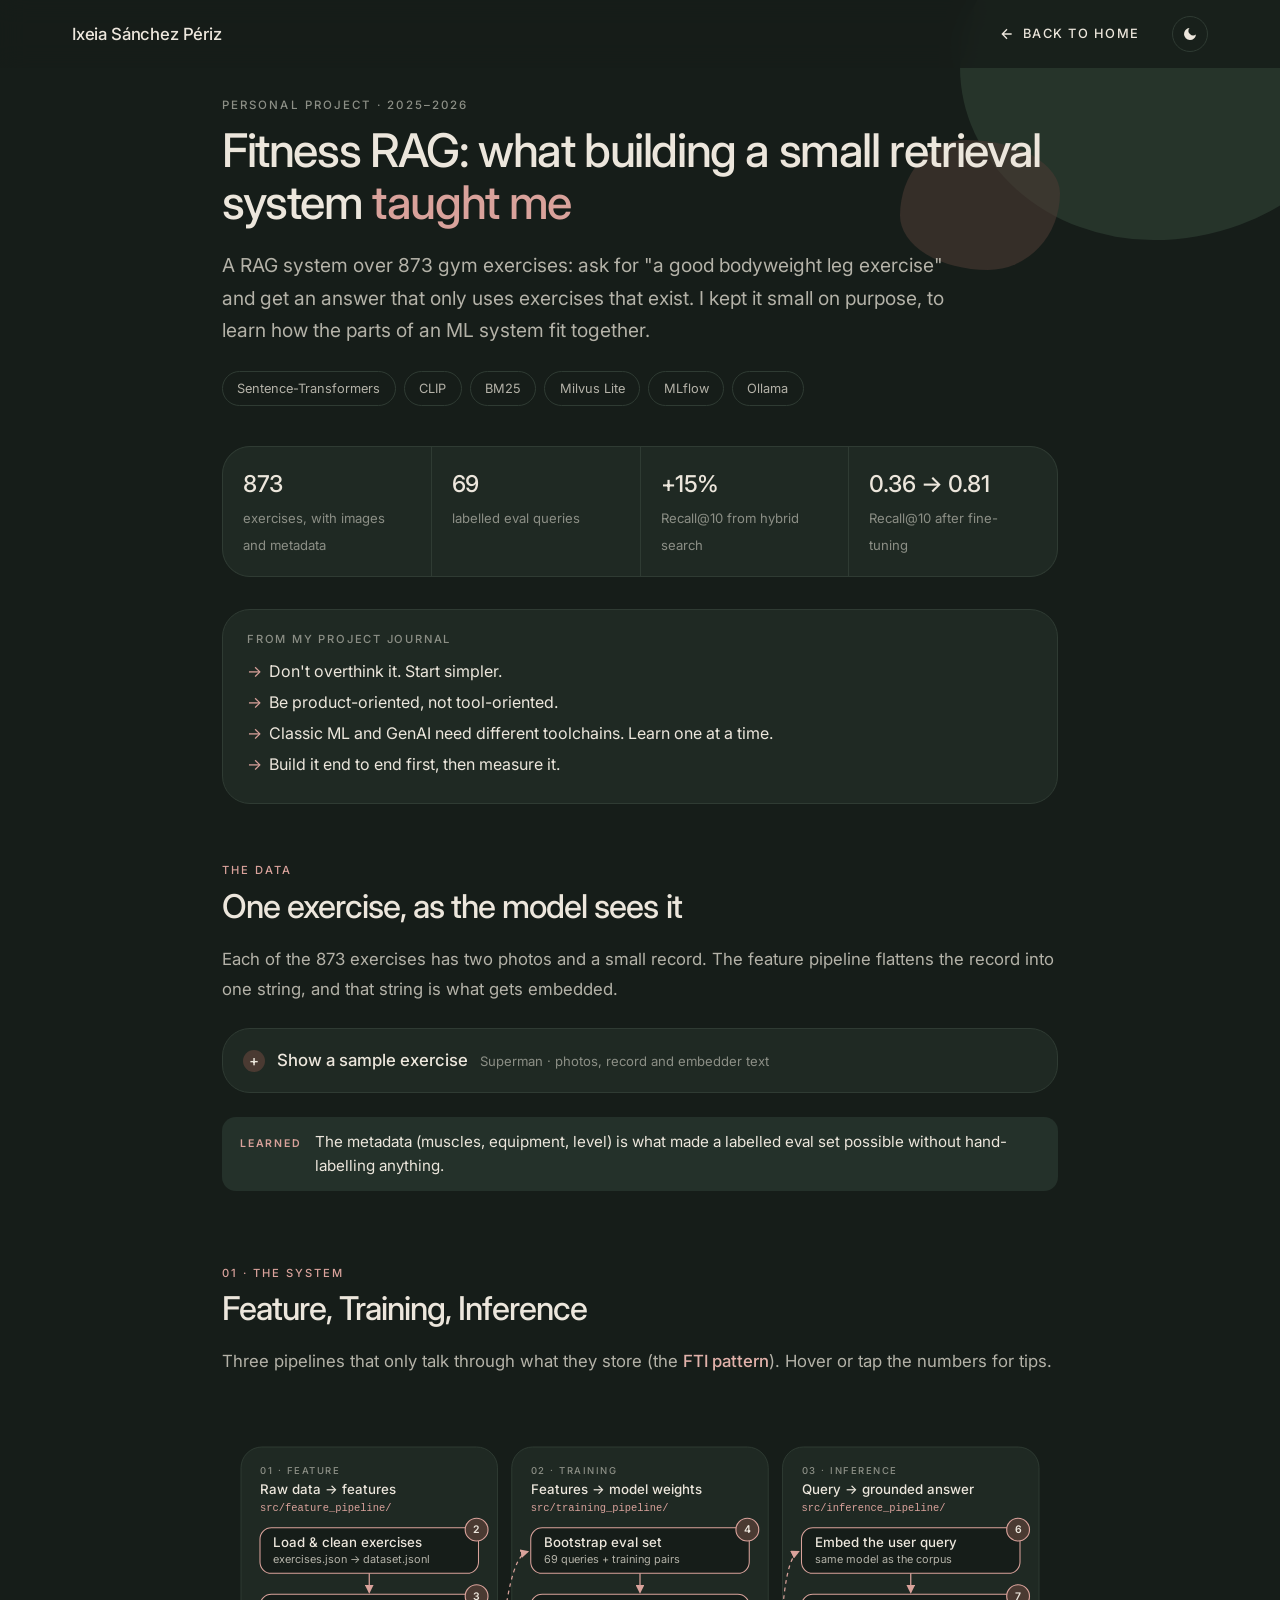
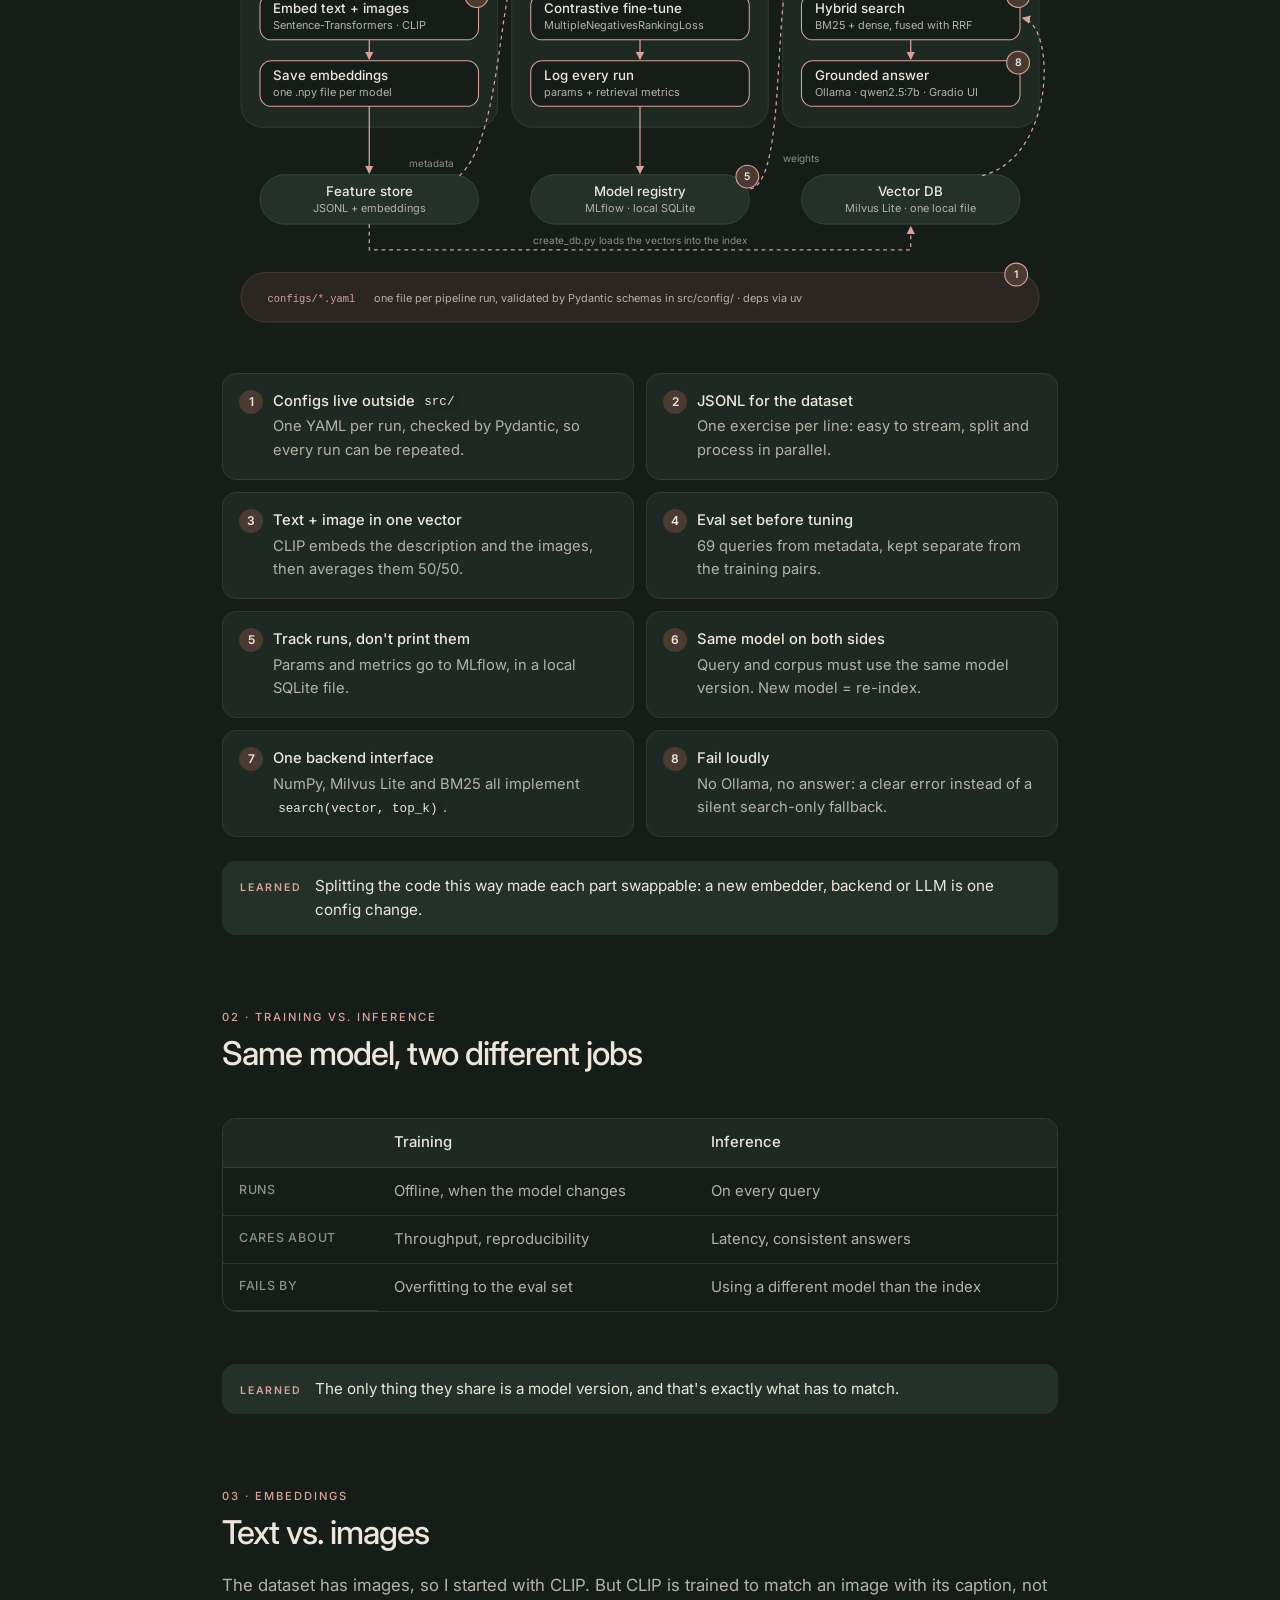
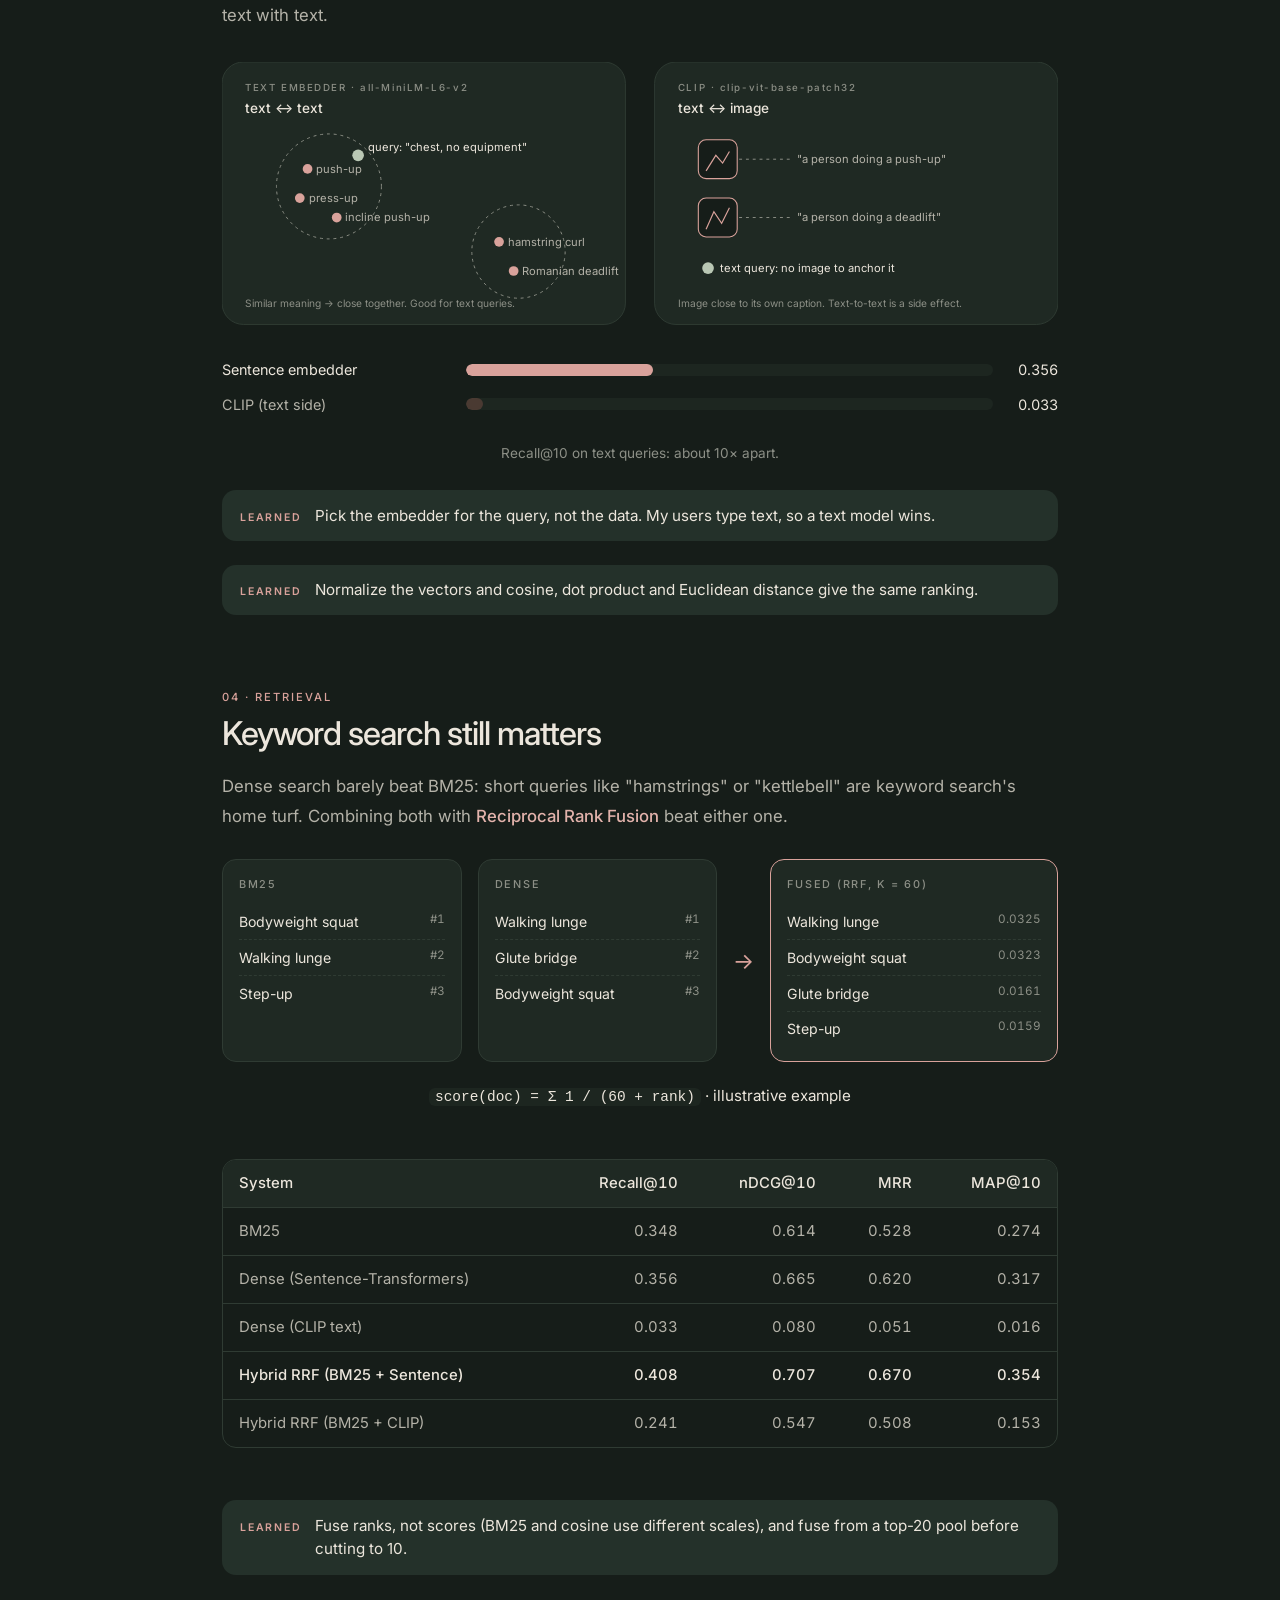
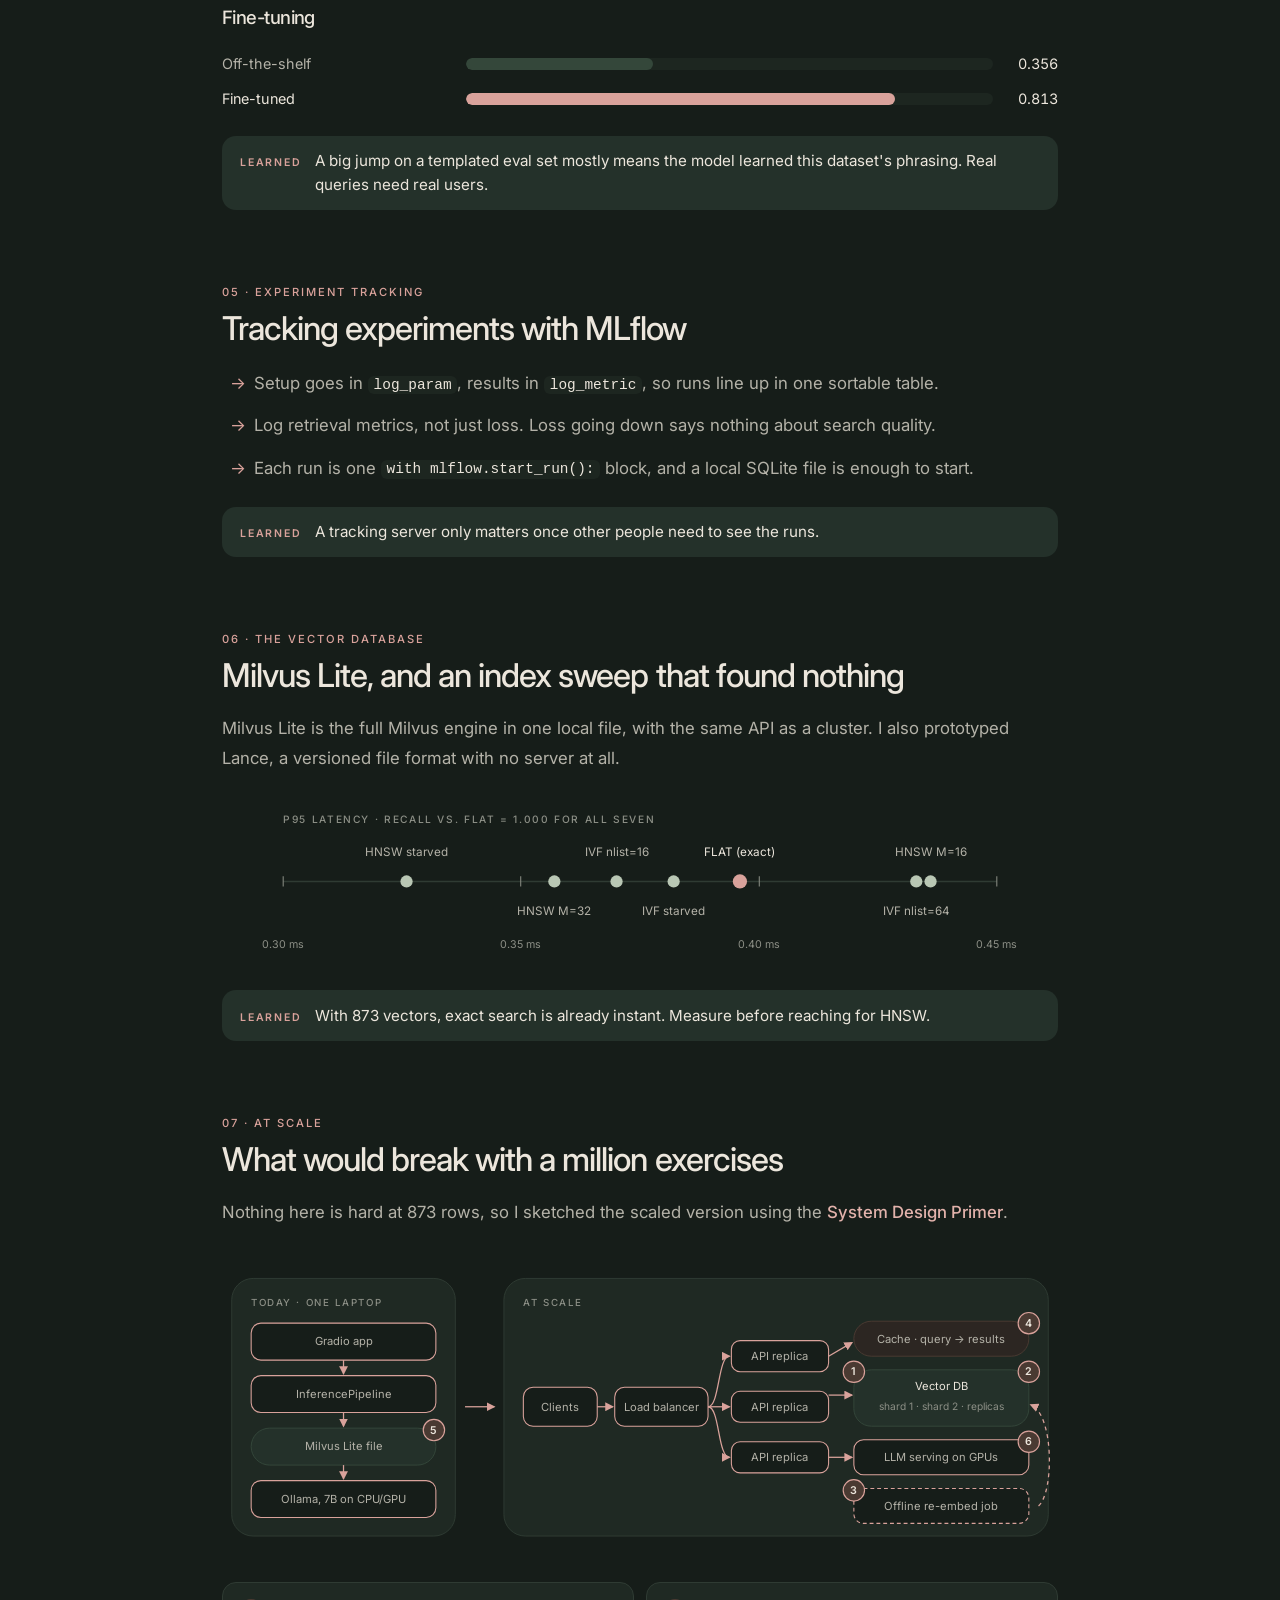
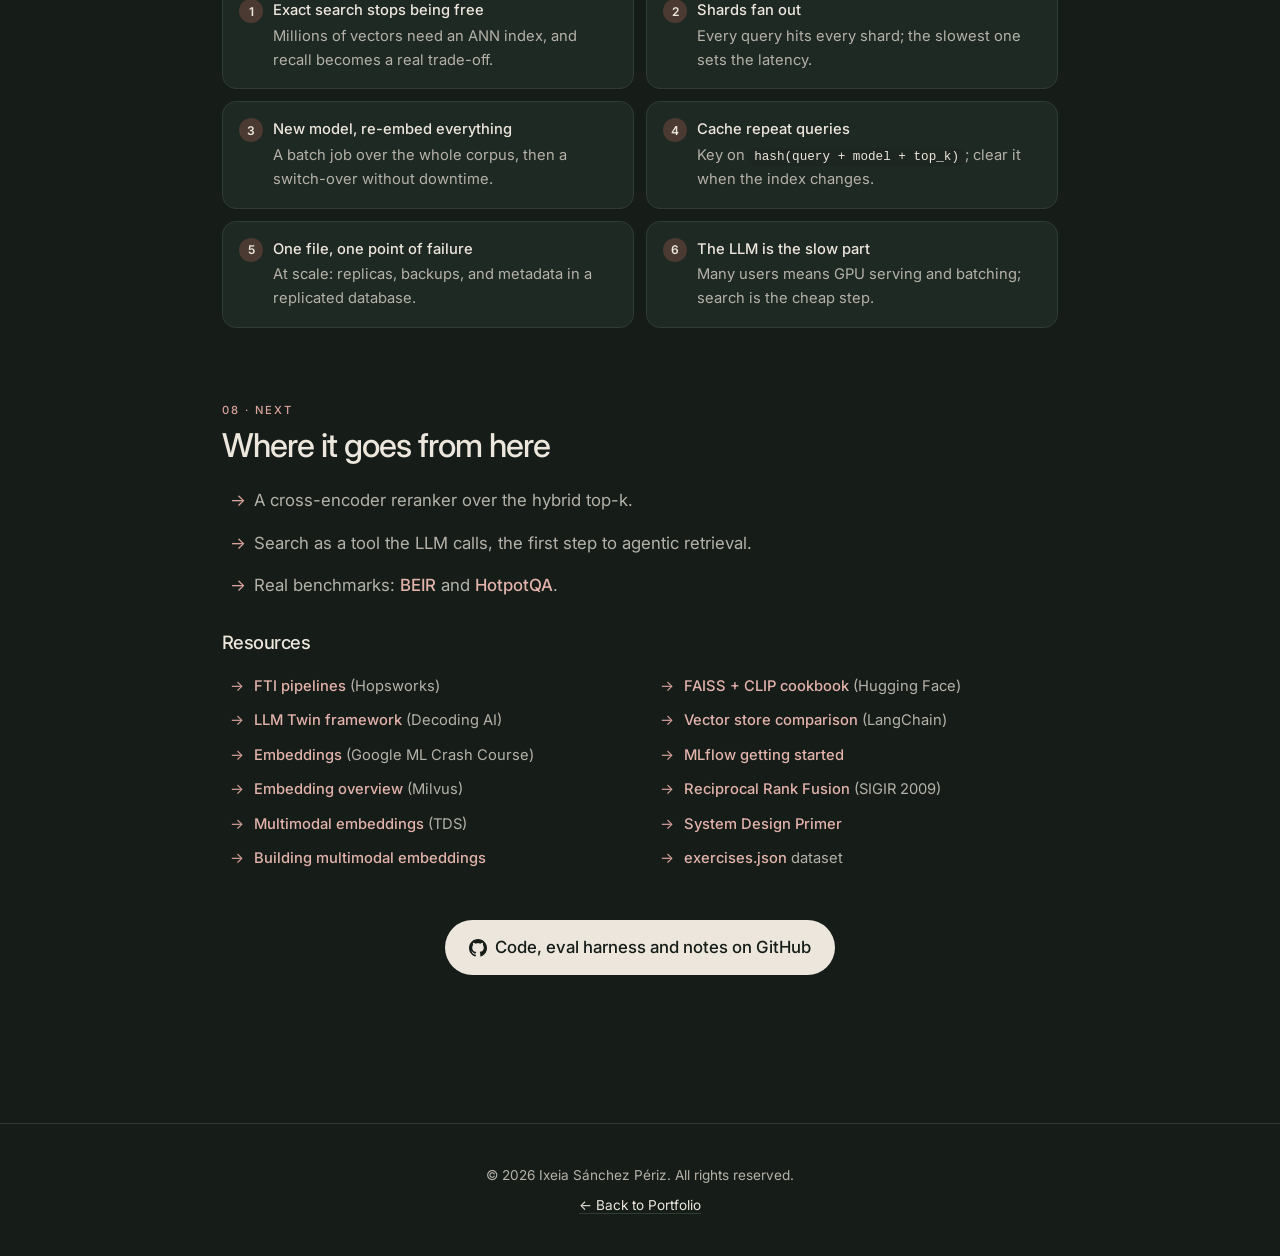
<file: projects/fitness-rag.html>
<!DOCTYPE html>
<html lang="en">
<head>
    <meta charset="UTF-8">
    <meta name="viewport" content="width=device-width, initial-scale=1.0">
    <title>Fitness RAG: Lessons from an End-to-End Build - Ixeia Sánchez Périz</title>
    <meta name="description" content="Case study by Ixeia Sánchez Périz: an end-to-end RAG system over 873 gym exercises. Hybrid BM25 + dense retrieval with RRF (+15% Recall@10), contrastive fine-tuning (Recall@10 0.36 → 0.81), MLflow, Milvus Lite and a local LLM, measured with a 69-query eval set.">
    <link rel="canonical" href="https://ixsanpe.github.io/projects/fitness-rag.html">
    <meta property="og:type" content="article">
    <meta property="og:title" content="Fitness RAG: what building a small retrieval system taught me">
    <meta property="og:description" content="An end-to-end RAG build over 873 exercises: hybrid search, embedder fine-tuning, experiment tracking and what would break at scale.">
    <meta property="og:url" content="https://ixsanpe.github.io/projects/fitness-rag.html">
    <meta property="og:image" content="https://ixsanpe.github.io/assets/fitness-superman-1.jpg">
    <script type="application/ld+json">
    {
        "@context": "https://schema.org",
        "@type": "TechArticle",
        "headline": "Fitness RAG: what building a small retrieval system taught me",
        "description": "An end-to-end RAG system over 873 gym exercises: hybrid BM25 + dense retrieval with Reciprocal Rank Fusion, contrastive fine-tuning of the embedder (Recall@10 0.36 to 0.81), MLflow experiment tracking, Milvus Lite and a local LLM, measured with a 69-query labelled eval set.",
        "url": "https://ixsanpe.github.io/projects/fitness-rag.html",
        "image": "https://ixsanpe.github.io/assets/fitness-superman-1.jpg",
        "author": { "@type": "Person", "name": "Ixeia Sánchez Périz", "url": "https://ixsanpe.github.io/" },
        "keywords": ["RAG", "hybrid search", "BM25", "Reciprocal Rank Fusion", "embeddings", "fine-tuning", "MLflow", "Milvus", "Ollama", "MLOps"],
        "isBasedOn": "https://github.com/wrkout/exercises.json",
        "codeRepository": "https://github.com/ixsanpe/fitness-ai-assistant"
    }
    </script>
    <link rel="icon" href="data:image/svg+xml,<svg xmlns='http://www.w3.org/2000/svg' viewBox='0 0 100 100'><rect width='100' height='100' rx='20' fill='%23ffffff'/><path d='M20 85 L30 70 Q35 65 40 68 L45 72 Q50 75 55 70 L60 62 Q65 55 70 60 L78 68 Q82 72 85 68 L85 85 Z' fill='%2395c9c9' stroke='%232d3748' stroke-width='2'/><path d='M25 75 L32 65 Q37 58 42 62 L50 70 Q55 74 60 68 L68 58 Q72 53 77 58 L82 65 L82 85 L25 85 Z' fill='%23b8a8d8' opacity='0.7' stroke='%232d3748' stroke-width='2'/><path d='M35 50 L45 30 L50 35 L55 28 L65 45 L70 38 L80 55' fill='none' stroke='%237b9ab8' stroke-width='2.5' stroke-linecap='round' stroke-linejoin='round'/><ellipse cx='18' cy='25' rx='8' ry='5' fill='%23e8a89a' opacity='0.8'/><ellipse cx='25' cy='18' rx='7' ry='4' fill='%23e8a89a' opacity='0.6'/></svg>">
    <link rel="stylesheet" href="../style.css">
    <style>
        .container {
            max-width: 900px;
            margin: 0 auto;
            padding: 6rem 2rem 4rem;
        }

        footer { margin-top: 4rem; }

        /* ---------- header ---------- */
        .project-header { margin-bottom: 2.5rem; }

        h1 {
            font-size: clamp(2rem, 4.6vw, 2.9rem);
            line-height: 1.12;
            letter-spacing: -0.03em;
            margin-bottom: 1.25rem;
            color: var(--text);
        }

        h1 .accent { color: var(--accent); }

        .lede {
            font-size: 1.2rem;
            line-height: 1.7;
            color: var(--text-muted);
            max-width: 46rem;
        }

        .tech-tags {
            display: flex;
            flex-wrap: wrap;
            gap: 0.5rem;
            margin: 1.5rem 0 0;
        }

        .tech-tag {
            padding: 0.35rem 0.9rem;
            border: 1px solid var(--border);
            border-radius: var(--radius-pill);
            font-size: 0.8rem;
            color: var(--text);
            font-weight: 500;
        }

        .glance {
            display: grid;
            grid-template-columns: repeat(4, 1fr);
            gap: 1px;
            margin: 2.5rem 0 1rem;
            background: var(--border);
            border: 1px solid var(--border);
            border-radius: var(--radius-lg);
            overflow: hidden;
        }

        .glance div {
            background: var(--surface);
            padding: 1.1rem 1.25rem;
        }

        .glance b {
            display: block;
            font-size: 1.45rem;
            font-weight: 500;
            letter-spacing: -0.02em;
            color: var(--text);
        }

        .glance span {
            font-size: 0.82rem;
            color: var(--text-subtle);
            line-height: 1.4;
        }

        /* ---------- body ---------- */
        .project-content {
            color: var(--text-muted);
            font-size: 1.05rem;
            line-height: 1.8;
        }

        .project-content p { margin-bottom: 1.25rem; }

        .section { margin-top: 4.5rem; }

        .section-eyebrow {
            font-size: 0.7rem;
            font-weight: 500;
            letter-spacing: 0.18em;
            text-transform: uppercase;
            color: var(--accent);
        }

        .project-content h2 {
            font-size: clamp(1.6rem, 3vw, 2.05rem);
            letter-spacing: -0.03em;
            line-height: 1.2;
            font-weight: 500;
            margin: 0.4rem 0 1.1rem;
            color: var(--text);
        }

        .project-content h3 {
            font-size: 1.15rem;
            font-weight: 500;
            margin: 2rem 0 0.75rem;
            color: var(--text);
        }

        .project-content strong { color: var(--text); font-weight: 500; }

        .project-content ul {
            margin: 1.25rem 0 1.5rem 0.5rem;
            list-style: none;
        }

        .project-content ul li {
            margin-bottom: 0.75rem;
            position: relative;
            padding-left: 1.5rem;
        }

        .project-content ul li::before {
            content: "→";
            position: absolute;
            left: 0;
            color: var(--accent);
        }

        .project-content a { color: var(--link); text-decoration: none; font-weight: 500; }
        .project-content a:hover { text-decoration: underline; color: var(--link-hover); }

        .project-content code {
            font-family: ui-monospace, SFMono-Regular, Menlo, monospace;
            font-size: 0.86em;
            padding: 0.08rem 0.35rem;
            background: var(--bg-sunken);
            border-radius: 6px;
            color: var(--text);
        }

        .caption {
            font-size: 0.85rem;
            color: var(--text-subtle);
            margin-top: 0.75rem;
            text-align: center;
        }

        .note {
            margin: 2rem 0;
            padding: 1.25rem 1.5rem;
            background: var(--surface);
            border: 1px solid var(--border);
            border-left: 3px solid var(--accent);
            border-radius: 0 var(--radius-md) var(--radius-md) 0;
        }

        .note p:last-child { margin-bottom: 0; }

        .note .label {
            display: block;
            font-size: 0.7rem;
            font-weight: 500;
            letter-spacing: 0.16em;
            text-transform: uppercase;
            color: var(--accent);
            margin-bottom: 0.4rem;
        }

        /* ---------- diagrams ---------- */
        .figure {
            margin: 2rem 0;
        }

        .figure-scroll {
            overflow-x: auto;
            -webkit-overflow-scrolling: touch;
        }

        .figure svg {
            display: block;
            width: 100%;
            height: auto;
        }

        .figure-scroll svg { min-width: 680px; }

        .d-lane { fill: var(--surface); stroke: var(--border); stroke-width: 1; }
        .d-node { fill: var(--bg); stroke: var(--line); stroke-width: 1.1; }
        .d-store { fill: var(--shape-sage-soft); stroke: var(--shape-sage); stroke-width: 1; }
        .d-config { fill: var(--shape-sand-soft); stroke: var(--shape-sand); stroke-width: 1; }
        .d-arrow { fill: none; stroke: var(--line); stroke-width: 1.3; }
        .d-arrow.dash { stroke-dasharray: 4 4; }
        .d-faint { fill: none; stroke: var(--text-subtle); stroke-width: 1; stroke-dasharray: 3 4; }
        .d-title { fill: var(--text); font-size: 14px; font-weight: 500; }
        .d-sub { fill: var(--text-muted); font-size: 11.5px; }
        .d-small { fill: var(--text-subtle); font-size: 10.5px; }
        .d-eyebrow { fill: var(--text-subtle); font-size: 10px; letter-spacing: 0.16em; font-weight: 500; }
        .d-mono { fill: var(--accent); font-size: 11px; font-family: ui-monospace, SFMono-Regular, Menlo, monospace; }
        .d-dot { fill: var(--accent); }
        .d-dot.alt { fill: var(--sage-700); }
        [data-theme="dark"] .d-dot.alt { fill: var(--sage-300); }

        .pin { cursor: pointer; }
        .pin circle { fill: var(--shape-sand); stroke: var(--line); stroke-width: 1.2; transition: transform 0.3s var(--ease); transform-box: fill-box; transform-origin: center; }
        .pin text { fill: var(--text); font-size: 11px; font-weight: 600; text-anchor: middle; dominant-baseline: central; pointer-events: none; }
        .pin:hover circle, .pin.on circle { fill: var(--accent); transform: scale(1.15); }
        .pin:hover text, .pin.on text { fill: var(--bg); }

        /* tips keyed to pins */
        .tips {
            display: grid;
            grid-template-columns: 1fr 1fr;
            gap: 0.75rem;
            margin: 1.5rem 0 0;
            padding: 0;
            list-style: none;
            counter-reset: none;
        }

        .project-content .tips li {
            margin: 0;
            padding: 1rem 1.1rem 1rem 3.1rem;
            background: var(--surface);
            border: 1px solid var(--border);
            border-radius: var(--radius-md);
            font-size: 0.92rem;
            line-height: 1.6;
            transition: border-color 0.3s var(--ease), background-color 0.3s var(--ease);
        }

        .project-content .tips li { position: relative; }

        .project-content .tips li::before {
            content: attr(data-n);
            position: absolute;
            left: 1rem;
            top: 1rem;
            width: 1.5rem;
            height: 1.5rem;
            border-radius: 50%;
            background: var(--shape-sand);
            color: var(--text);
            font-size: 0.75rem;
            font-weight: 600;
            display: grid;
            place-items: center;
        }

        .project-content .tips li.on { border-color: var(--accent); }
        .project-content .tips li.on::before { background: var(--accent); color: var(--bg); }
        .tips b { display: block; color: var(--text); font-weight: 500; margin-bottom: 0.15rem; }

        .tree {
            margin: 1.5rem 0;
            padding: 1.25rem 1.5rem;
            background: var(--surface);
            border: 1px solid var(--border);
            border-radius: var(--radius-md);
            font-family: ui-monospace, SFMono-Regular, Menlo, monospace;
            font-size: 0.82rem;
            line-height: 1.75;
            color: var(--text);
            overflow-x: auto;
            white-space: pre;
        }

        .tree i { font-style: normal; color: var(--text-subtle); }

        /* comparison table (training vs inference, mlflow) */
        .compare {
            width: 100%;
            border-collapse: separate;
            border-spacing: 0;
            margin: 1.75rem 0;
            font-size: 0.93rem;
            line-height: 1.55;
            border: 1px solid var(--border);
            border-radius: var(--radius-md);
            overflow: hidden;
        }

        .compare th, .compare td {
            padding: 0.75rem 1rem;
            text-align: left;
            vertical-align: top;
            border-bottom: 1px solid var(--border);
        }

        .compare tr:last-child td { border-bottom: none; }
        .compare thead th { background: var(--surface); color: var(--text); font-weight: 500; }
        .compare tbody th { color: var(--text-subtle); font-weight: 500; font-size: 0.78rem; letter-spacing: 0.06em; text-transform: uppercase; white-space: nowrap; }
        .compare td.num, .compare th.num { text-align: right; font-variant-numeric: tabular-nums; white-space: nowrap; }
        .compare tr.best td { color: var(--text); font-weight: 500; }
        .compare .group { color: var(--accent); }

        .table-wrap { overflow-x: auto; }

        /* bars */
        .bars { margin: 1.5rem 0; }

        .bar-row {
            display: grid;
            grid-template-columns: minmax(130px, 230px) 1fr 3.2rem;
            align-items: center;
            gap: 0.85rem;
            margin-bottom: 0.55rem;
            font-size: 0.9rem;
        }

        .bar-track {
            position: relative;
            height: 12px;
            background: var(--bg-sunken);
            border-radius: var(--radius-pill);
            overflow: hidden;
        }

        .bar-fill {
            height: 100%;
            background: var(--shape-sage);
            border-radius: var(--radius-pill);
        }

        .bar-row.hi .bar-fill { background: var(--accent); }
        .bar-row.hi span:first-child { color: var(--text); }
        .bar-row.neg .bar-fill { background: var(--shape-sand); }

        .bar-value {
            text-align: right;
            color: var(--text);
            font-variant-numeric: tabular-nums;
        }

        /* rrf illustration */
        .rrf {
            display: grid;
            grid-template-columns: 1fr 1fr auto 1.2fr;
            gap: 1rem;
            align-items: stretch;
            margin: 1.75rem 0;
            font-size: 0.88rem;
        }

        .rrf .col {
            background: var(--surface);
            border: 1px solid var(--border);
            border-radius: var(--radius-md);
            padding: 0.9rem 1rem;
        }

        .rrf .col.fused { border-color: var(--accent); }

        .rrf h4 {
            font-size: 0.68rem;
            font-weight: 500;
            letter-spacing: 0.16em;
            text-transform: uppercase;
            color: var(--text-subtle);
            margin-bottom: 0.6rem;
        }

        .rrf ol { list-style: none; margin: 0; padding: 0; }

        .rrf li {
            display: flex;
            justify-content: space-between;
            gap: 0.5rem;
            padding: 0.3rem 0;
            border-bottom: 1px dashed var(--border);
            color: var(--text);
        }

        .rrf li:last-child { border-bottom: none; }
        .rrf li small { color: var(--text-subtle); font-variant-numeric: tabular-nums; }
        .rrf .op { align-self: center; color: var(--accent); font-size: 1.4rem; }

        .formula {
            text-align: center;
            font-size: 0.95rem;
            color: var(--text);
            margin: -0.5rem 0 1.5rem;
        }

        .formula code { font-size: 0.95em; }

        /* github button */
        .cta { text-align: center; margin: 2.5rem 0 1rem; }

        .cta a {
            display: inline-flex;
            align-items: center;
            gap: 0.55rem;
            padding: 0.8rem 1.5rem;
            background: var(--text);
            color: var(--bg) !important;
            border-radius: var(--radius-pill);
            font-weight: 500;
            text-decoration: none !important;
            transition: transform 0.3s var(--ease);
        }

        .cta a:hover { transform: translateY(-2px); }

        @media (max-width: 768px) {
            nav { position: sticky; }
            .container { padding-top: 2rem; }
            .project-content { font-size: 1rem; }
            .glance { grid-template-columns: 1fr 1fr; }
            .tips { grid-template-columns: 1fr; }
            .rrf { grid-template-columns: 1fr 1fr; }
            .rrf .op { display: none; }
            .rrf .col.fused { grid-column: 1 / -1; }
            .bar-row { grid-template-columns: 110px 1fr 2.8rem; font-size: 0.82rem; }
            .compare { font-size: 0.85rem; }
            .compare th, .compare td { padding: 0.6rem 0.7rem; }
        }


        .learned {
            display: flex;
            gap: 0.85rem;
            align-items: baseline;
            margin: 1.5rem 0 0;
            padding: 0.85rem 1.15rem;
            background: var(--shape-sage-soft);
            border-radius: var(--radius-md);
            color: var(--text);
            font-size: 0.95rem;
            line-height: 1.55;
        }

        .learned::before {
            content: "Learned";
            flex-shrink: 0;
            font-size: 0.66rem;
            font-weight: 600;
            letter-spacing: 0.16em;
            text-transform: uppercase;
            color: var(--accent);
        }

        .journal {
            margin: 2rem 0 0;
            padding: 1.25rem 1.5rem;
            border: 1px solid var(--border);
            border-radius: var(--radius-lg);
            background: var(--surface);
        }

        .journal h4 {
            font-size: 0.7rem;
            font-weight: 500;
            letter-spacing: 0.16em;
            text-transform: uppercase;
            color: var(--text-subtle);
            margin-bottom: 0.6rem;
        }

        .journal ul { margin: 0; padding: 0; list-style: none; }
        .journal li { position: relative; padding-left: 1.4rem; margin-bottom: 0.35rem; color: var(--text); font-size: 1rem; line-height: 1.6; }
        .journal li::before { content: "→"; position: absolute; left: 0; color: var(--accent); }

        .resources { columns: 2; column-gap: 2rem; font-size: 0.92rem; }
        .project-content .resources li { break-inside: avoid; margin-bottom: 0.5rem; }

        @media (max-width: 768px) {
            .resources { columns: 1; }
            .learned { flex-direction: column; gap: 0.25rem; }
        }


        .sample {
            display: grid;
            grid-template-columns: 1fr;
            gap: 1.25rem;
            margin: 1.75rem 0 0;
            padding: 1.25rem;
            background: var(--surface);
            border: 1px solid var(--border);
            border-radius: var(--radius-lg);
        }

        .sample-imgs { display: grid; grid-template-columns: 1fr 1fr; gap: 0.75rem; }

        .sample-body {
            display: grid;
            grid-template-columns: minmax(200px, 1fr) 1.5fr;
            grid-template-rows: auto auto 1fr;
            gap: 0 1.75rem;
            align-items: start;
        }

        .sample-body h3 { grid-column: 1 / -1; }
        .sample-fields { grid-column: 1; grid-row: 2 / 4; }
        .sample-body .sample-label { grid-column: 2; grid-row: 2; }
        .sample-body .sample-text { grid-column: 2; grid-row: 3; }
        .sample-imgs figure { margin: 0; }
        .sample-imgs img { display: block; width: 100%; height: auto; border-radius: var(--radius-md); }
        .sample-imgs figcaption { font-size: 0.75rem; color: var(--text-subtle); margin-top: 0.3rem; font-family: ui-monospace, SFMono-Regular, Menlo, monospace; }

        .project-content .sample-body h3 { margin: 0 0 0.75rem; }

        .sample-fields {
            display: grid;
            grid-template-columns: auto 1fr;
            gap: 0.3rem 1rem;
            font-size: 0.9rem;
            margin: 0 0 1rem;
        }

        .sample-fields dt { font-family: ui-monospace, SFMono-Regular, Menlo, monospace; font-size: 0.8rem; color: var(--text-subtle); }
        .sample-fields dd { margin: 0; color: var(--text); }

        .project-content .sample-label { font-size: 0.7rem; font-weight: 500; letter-spacing: 0.14em; text-transform: uppercase; color: var(--accent); margin-bottom: 0.4rem; }

        .project-content .sample-text {
            font-family: ui-monospace, SFMono-Regular, Menlo, monospace;
            font-size: 0.78rem;
            line-height: 1.6;
            color: var(--text);
            background: var(--bg-sunken);
            border-radius: var(--radius-md);
            padding: 0.75rem 0.9rem;
            margin: 0;
        }

        @media (max-width: 768px) {
            .sample { grid-template-columns: 1fr; }
            .sample-toggle .sample { margin: 0 1rem; }
            .sample-body { display: block; }
        }


        .sample-toggle {
            margin: 1.5rem 0 0;
            border: 1px solid var(--border);
            border-radius: var(--radius-lg);
            background: var(--surface);
        }

        .sample-toggle summary {
            display: flex;
            flex-wrap: wrap;
            align-items: baseline;
            gap: 0.25rem 0.75rem;
            padding: 1rem 1.25rem;
            cursor: pointer;
            list-style: none;
            color: var(--text);
            font-weight: 500;
        }

        .sample-toggle summary::-webkit-details-marker { display: none; }

        .sample-toggle summary::before {
            content: "+";
            display: inline-grid;
            place-items: center;
            width: 1.4rem;
            height: 1.4rem;
            border-radius: 50%;
            background: var(--shape-sand);
            color: var(--text);
            font-size: 0.95rem;
            line-height: 1;
            transition: transform 0.3s var(--ease);
        }

        .sample-toggle[open] summary::before { content: "−"; }

        .sample-toggle summary span { font-size: 0.82rem; font-weight: 400; color: var(--text-subtle); }
        .sample-toggle summary:hover { color: var(--accent); }
        .sample-toggle summary:focus-visible { outline: 2px solid var(--accent); outline-offset: 2px; border-radius: var(--radius-lg); }

        .sample-toggle .sample { margin: 0 1.25rem; padding: 1.25rem 0 0; background: none; border: none; border-top: 1px solid var(--border); border-radius: 0; }
        .sample-toggle .caption { margin: 0.75rem 0 1.1rem; }

        @media (prefers-reduced-motion: reduce) {
            .pin circle, .cta a { transition: none; }
        }
    </style>
</head>
<body class="subpage">
    <nav>
        <div class="container">
            <a href="../index.html" class="logo">Ixeia Sánchez Périz</a>
            <div style="display: flex; align-items: center; gap: 2rem;">
                <a href="../index.html#portfolio" class="back-link">
                    <svg width="16" height="16" viewBox="0 0 24 24" fill="none" stroke="currentColor" stroke-width="2">
                        <path d="M19 12H5M12 19l-7-7 7-7"/>
                    </svg>
                    Back to Home
                </a>
                <button id="darkModeToggle" class="dark-mode-toggle" aria-label="Toggle dark mode">
                    <svg class="sun-icon" viewBox="0 0 24 24" width="20" height="20" fill="currentColor" stroke="currentColor" stroke-width="2" stroke-linecap="round" stroke-linejoin="round">
                        <circle cx="12" cy="12" r="4" fill="currentColor"/>
                        <path d="M12 2v2m0 16v2M4.93 4.93l1.41 1.41m11.32 11.32l1.41 1.41M2 12h2m16 0h2M4.93 19.07l1.41-1.41m11.32-11.32l1.41-1.41" fill="none"/>
                    </svg>
                    <svg class="moon-icon" viewBox="0 0 24 24" width="20" height="20" fill="currentColor" style="display: none;">
                        <path d="M21 12.79A9 9 0 1 1 11.21 3 7 7 0 0 0 21 12.79z"/>
                    </svg>
                </button>
            </div>
        </div>
    </nav>

    <div class="container">
        <header class="project-header">
            <div class="post-date">Personal project · 2025–2026</div>
            <h1>Fitness RAG: what building a small retrieval system <span class="accent">taught me</span></h1>
            <p class="lede">
                A RAG system over 873 gym exercises: ask for "a good bodyweight leg exercise" and get an answer that only uses exercises that exist. I kept it small on purpose, to learn how the parts of an ML system fit together.
            </p>
            <div class="tech-tags">
                <span class="tech-tag">Sentence-Transformers</span>
                <span class="tech-tag">CLIP</span>
                <span class="tech-tag">BM25</span>
                <span class="tech-tag">Milvus Lite</span>
                <span class="tech-tag">MLflow</span>
                <span class="tech-tag">Ollama</span>
            </div>

            <div class="glance">
                <div><b>873</b><span>exercises, with images and metadata</span></div>
                <div><b>69</b><span>labelled eval queries</span></div>
                <div><b>+15%</b><span>Recall@10 from hybrid search</span></div>
                <div><b>0.36 → 0.81</b><span>Recall@10 after fine-tuning</span></div>
            </div>

            <div class="journal">
                <h4>From my project journal</h4>
                <ul>
                    <li>Don't overthink it. Start simpler.</li>
                    <li>Be product-oriented, not tool-oriented.</li>
                    <li>Classic ML and GenAI need different toolchains. Learn one at a time.</li>
                    <li>Build it end to end first, then measure it.</li>
                </ul>
            </div>
        </header>

        <div class="project-content">

            <section class="section sample-section" style="margin-top: 3.5rem;">
                <div class="section-eyebrow">The data</div>
                <h2>One exercise, as the model sees it</h2>
                <p>Each of the 873 exercises has two photos and a small record. The feature pipeline flattens the record into one string, and that string is what gets embedded.</p>

                <details class="sample-toggle">
                    <summary>Show a sample exercise <span>Superman · photos, record and embedder text</span></summary>
                    <div class="sample">
                        <div class="sample-imgs">
                            <figure><img src="../assets/fitness-superman-0.jpg" alt="Superman exercise, start position: lying face down on a mat with arms extended forward" loading="lazy" width="850" height="567"><figcaption>0.jpg · start</figcaption></figure>
                            <figure><img src="../assets/fitness-superman-1.jpg" alt="Superman exercise, held position: arms, chest and legs raised off the floor" loading="lazy" width="850" height="567"><figcaption>1.jpg · hold</figcaption></figure>
                        </div>
                        <div class="sample-body">
                            <h3>Superman</h3>
                            <dl class="sample-fields">
                                <dt>level</dt><dd>beginner</dd>
                                <dt>equipment</dt><dd>body only</dd>
                                <dt>mechanic</dt><dd>compound</dd>
                                <dt>force</dt><dd>static</dd>
                                <dt>primary</dt><dd>lower back</dd>
                                <dt>secondary</dt><dd>glutes, hamstrings</dd>
                                <dt>category</dt><dd>stretching</dd>
                            </dl>
                            <p class="sample-label">→ text for the embedder</p>
                            <p class="sample-text">Superman . static . beginner . compound . body only . lower back . glutes, hamstrings . stretching . To begin, lie straight and face down on the floor or exercise mat. Your arms should be fully extended in front of you…</p>
                        </div>
                    </div>
                    <p class="caption">From the public-domain <a href="https://github.com/wrkout/exercises.json" target="_blank" rel="noopener">exercises.json</a> dataset.</p>
                </details>
                <p class="learned">The metadata (muscles, equipment, level) is what made a labelled eval set possible without hand-labelling anything.</p>
            </section>

            <section class="section">
                <div class="section-eyebrow">01 · The system</div>
                <h2>Feature, Training, Inference</h2>
                <p>
                    Three pipelines that only talk through what they store (the <a href="https://www.hopsworks.ai/post/mlops-to-ml-systems-with-fti-pipelines" target="_blank" rel="noopener">FTI pattern</a>). Hover or tap the numbers for tips.
                </p>

                <figure class="figure">
                    <div class="figure-scroll">
                    <svg viewBox="0 0 880 560" role="img" aria-labelledby="sysTitle sysDesc">
                        <title id="sysTitle">Fitness RAG system architecture</title>
                        <desc id="sysDesc">Three lanes: feature pipeline, training pipeline and inference pipeline. Underneath them sit three stores: a feature store of JSONL and embeddings, an MLflow model registry, and a Milvus Lite vector database. A shared config bar spans the bottom.</desc>
                        <defs>
                            <marker id="ah" viewBox="0 0 10 10" refX="8.5" refY="5" markerWidth="7" markerHeight="7" orient="auto-start-reverse">
                                <path d="M0 0 L10 5 L0 10 z" style="fill: var(--line)"/>
                            </marker>
                        </defs>

                        <!-- lanes -->
                        <rect class="d-lane" x="20" y="40" width="270" height="295" rx="22"/>
                        <rect class="d-lane" x="305" y="40" width="270" height="295" rx="22"/>
                        <rect class="d-lane" x="590" y="40" width="270" height="295" rx="22"/>

                        <text class="d-eyebrow" x="40" y="68">01 · FEATURE</text>
                        <text class="d-title" x="40" y="89">Raw data → features</text>
                        <text class="d-mono" x="40" y="107">src/feature_pipeline/</text>

                        <text class="d-eyebrow" x="325" y="68">02 · TRAINING</text>
                        <text class="d-title" x="325" y="89">Features → model weights</text>
                        <text class="d-mono" x="325" y="107">src/training_pipeline/</text>

                        <text class="d-eyebrow" x="610" y="68">03 · INFERENCE</text>
                        <text class="d-title" x="610" y="89">Query → grounded answer</text>
                        <text class="d-mono" x="610" y="107">src/inference_pipeline/</text>

                        <!-- feature nodes -->
                        <rect class="d-node" x="40" y="125" width="230" height="48" rx="12"/>
                        <text class="d-title" x="54" y="145">Load &amp; clean exercises</text>
                        <text class="d-sub" x="54" y="162">exercises.json → dataset.jsonl</text>

                        <rect class="d-node" x="40" y="195" width="230" height="48" rx="12"/>
                        <text class="d-title" x="54" y="215">Embed text + images</text>
                        <text class="d-sub" x="54" y="232">Sentence-Transformers · CLIP</text>

                        <rect class="d-node" x="40" y="265" width="230" height="48" rx="12"/>
                        <text class="d-title" x="54" y="285">Save embeddings</text>
                        <text class="d-sub" x="54" y="302">one .npy file per model</text>

                        <!-- training nodes -->
                        <rect class="d-node" x="325" y="125" width="230" height="48" rx="12"/>
                        <text class="d-title" x="339" y="145">Bootstrap eval set</text>
                        <text class="d-sub" x="339" y="162">69 queries + training pairs</text>

                        <rect class="d-node" x="325" y="195" width="230" height="48" rx="12"/>
                        <text class="d-title" x="339" y="215">Contrastive fine-tune</text>
                        <text class="d-sub" x="339" y="232">MultipleNegativesRankingLoss</text>

                        <rect class="d-node" x="325" y="265" width="230" height="48" rx="12"/>
                        <text class="d-title" x="339" y="285">Log every run</text>
                        <text class="d-sub" x="339" y="302">params + retrieval metrics</text>

                        <!-- inference nodes -->
                        <rect class="d-node" x="610" y="125" width="230" height="48" rx="12"/>
                        <text class="d-title" x="624" y="145">Embed the user query</text>
                        <text class="d-sub" x="624" y="162">same model as the corpus</text>

                        <rect class="d-node" x="610" y="195" width="230" height="48" rx="12"/>
                        <text class="d-title" x="624" y="215">Hybrid search</text>
                        <text class="d-sub" x="624" y="232">BM25 + dense, fused with RRF</text>

                        <rect class="d-node" x="610" y="265" width="230" height="48" rx="12"/>
                        <text class="d-title" x="624" y="285">Grounded answer</text>
                        <text class="d-sub" x="624" y="302">Ollama · qwen2.5:7b · Gradio UI</text>

                        <!-- in-lane arrows -->
                        <path class="d-arrow" d="M155 173 L155 193" marker-end="url(#ah)"/>
                        <path class="d-arrow" d="M155 243 L155 263" marker-end="url(#ah)"/>
                        <path class="d-arrow" d="M440 173 L440 193" marker-end="url(#ah)"/>
                        <path class="d-arrow" d="M440 243 L440 263" marker-end="url(#ah)"/>
                        <path class="d-arrow" d="M725 173 L725 193" marker-end="url(#ah)"/>
                        <path class="d-arrow" d="M725 243 L725 263" marker-end="url(#ah)"/>

                        <!-- stores -->
                        <rect class="d-store" x="40" y="385" width="230" height="52" rx="26"/>
                        <text class="d-title" x="155" y="407" text-anchor="middle">Feature store</text>
                        <text class="d-sub" x="155" y="424" text-anchor="middle">JSONL + embeddings</text>

                        <rect class="d-store" x="325" y="385" width="230" height="52" rx="26"/>
                        <text class="d-title" x="440" y="407" text-anchor="middle">Model registry</text>
                        <text class="d-sub" x="440" y="424" text-anchor="middle">MLflow · local SQLite</text>

                        <rect class="d-store" x="610" y="385" width="230" height="52" rx="26"/>
                        <text class="d-title" x="725" y="407" text-anchor="middle">Vector DB</text>
                        <text class="d-sub" x="725" y="424" text-anchor="middle">Milvus Lite · one local file</text>

                        <!-- cross-pipeline arrows -->
                        <path class="d-arrow" d="M155 313 L155 383" marker-end="url(#ah)"/>
                        <path class="d-arrow" d="M440 313 L440 383" marker-end="url(#ah)"/>
                        <path class="d-arrow dash" d="M250 386 C 300 340, 288 160, 322 150" marker-end="url(#ah)"/>
                        <path class="d-arrow dash" d="M556 400 C 598 392, 576 165, 607 150" marker-end="url(#ah)"/>
                        <path class="d-arrow dash" d="M800 386 C 878 366, 878 228, 843 220" marker-end="url(#ah)"/>
                        <path class="d-arrow dash" d="M155 437 L155 464 L725 464 L725 440" marker-end="url(#ah)"/>
                        <text class="d-small" x="440" y="458" text-anchor="middle">create_db.py loads the vectors into the index</text>
                        <text class="d-small" x="244" y="377" text-anchor="end">metadata</text>
                        <text class="d-small" x="590" y="372">weights</text>

                        <!-- configs bar -->
                        <rect class="d-config" x="20" y="488" width="840" height="52" rx="26"/>
                        <text class="d-mono" x="48" y="519">configs/*.yaml</text>
                        <text class="d-sub" x="160" y="519">one file per pipeline run, validated by Pydantic schemas in src/config/ · deps via uv</text>

                        <!-- pins -->
                        <g class="pin" data-tip="1" tabindex="0" role="button" aria-label="Tip 1"><circle cx="836" cy="490" r="12"/><text x="836" y="490">1</text></g>
                        <g class="pin" data-tip="2" tabindex="0" role="button" aria-label="Tip 2"><circle cx="268" cy="127" r="12"/><text x="268" y="127">2</text></g>
                        <g class="pin" data-tip="3" tabindex="0" role="button" aria-label="Tip 3"><circle cx="268" cy="197" r="12"/><text x="268" y="197">3</text></g>
                        <g class="pin" data-tip="4" tabindex="0" role="button" aria-label="Tip 4"><circle cx="553" cy="127" r="12"/><text x="553" y="127">4</text></g>
                        <g class="pin" data-tip="5" tabindex="0" role="button" aria-label="Tip 5"><circle cx="553" cy="387" r="12"/><text x="553" y="387">5</text></g>
                        <g class="pin" data-tip="6" tabindex="0" role="button" aria-label="Tip 6"><circle cx="838" cy="127" r="12"/><text x="838" y="127">6</text></g>
                        <g class="pin" data-tip="7" tabindex="0" role="button" aria-label="Tip 7"><circle cx="838" cy="197" r="12"/><text x="838" y="197">7</text></g>
                        <g class="pin" data-tip="8" tabindex="0" role="button" aria-label="Tip 8"><circle cx="838" cy="267" r="12"/><text x="838" y="267">8</text></g>
                    </svg>
                    </div>
                </figure>

                <ol class="tips" id="tips">
                    <li data-n="1"><b>Configs live outside <code>src/</code></b>One YAML per run, checked by Pydantic, so every run can be repeated.</li>
                    <li data-n="2"><b>JSONL for the dataset</b>One exercise per line: easy to stream, split and process in parallel.</li>
                    <li data-n="3"><b>Text + image in one vector</b>CLIP embeds the description and the images, then averages them 50/50.</li>
                    <li data-n="4"><b>Eval set before tuning</b>69 queries from metadata, kept separate from the training pairs.</li>
                    <li data-n="5"><b>Track runs, don't print them</b>Params and metrics go to MLflow, in a local SQLite file.</li>
                    <li data-n="6"><b>Same model on both sides</b>Query and corpus must use the same model version. New model = re-index.</li>
                    <li data-n="7"><b>One backend interface</b>NumPy, Milvus Lite and BM25 all implement <code>search(vector, top_k)</code>.</li>
                    <li data-n="8"><b>Fail loudly</b>No Ollama, no answer: a clear error instead of a silent search-only fallback.</li>
                </ol>

                <p class="learned">Splitting the code this way made each part swappable: a new embedder, backend or LLM is one config change.</p>
            </section>

            <section class="section">
                <div class="section-eyebrow">02 · Training vs. inference</div>
                <h2>Same model, two different jobs</h2>
                <div class="table-wrap">
                <table class="compare">
                    <thead>
                        <tr><th></th><th>Training</th><th>Inference</th></tr>
                    </thead>
                    <tbody>
                        <tr><th>Runs</th><td>Offline, when the model changes</td><td>On every query</td></tr>
                        <tr><th>Cares about</th><td>Throughput, reproducibility</td><td>Latency, consistent answers</td></tr>
                        <tr><th>Fails by</th><td>Overfitting to the eval set</td><td>Using a different model than the index</td></tr>
                    </tbody>
                </table>
                </div>
                <p class="learned">The only thing they share is a model version, and that's exactly what has to match.</p>
            </section>

            <section class="section">
                <div class="section-eyebrow">03 · Embeddings</div>
                <h2>Text vs. images</h2>
                <p>
                    The dataset has images, so I started with CLIP. But CLIP is trained to match an image with its caption, not text with text.
                </p>

                <figure class="figure">
                    <div class="figure-scroll">
                    <svg viewBox="0 0 860 270" role="img" aria-labelledby="embTitle embDesc">
                        <title id="embTitle">Text embedding space vs. CLIP embedding space</title>
                        <desc id="embDesc">Left: a text embedder places exercise descriptions with similar meaning close together. Right: CLIP is trained to place an image close to its own caption, not captions close to each other.</desc>
                        <rect class="d-lane" x="0" y="0" width="415" height="270" rx="22"/>
                        <rect class="d-lane" x="445" y="0" width="415" height="270" rx="22"/>

                        <text class="d-eyebrow" x="24" y="30">TEXT EMBEDDER · all-MiniLM-L6-v2</text>
                        <text class="d-title" x="24" y="52">text ↔ text</text>

                        <!-- cluster A -->
                        <circle cx="110" cy="128" r="54" class="d-faint"/>
                        <circle class="d-dot" cx="88" cy="110" r="5"/><text class="d-sub" x="97" y="114">push-up</text>
                        <circle class="d-dot" cx="80" cy="140" r="5"/><text class="d-sub" x="89" y="144">press-up</text>
                        <circle class="d-dot" cx="118" cy="160" r="5"/><text class="d-sub" x="127" y="164">incline push-up</text>
                        <!-- query -->
                        <circle class="d-dot alt" cx="140" cy="96" r="6"/>
                        <text class="d-sub" x="150" y="92" style="fill: var(--text)">query: "chest, no equipment"</text>
                        <!-- cluster B -->
                        <circle cx="305" cy="195" r="48" class="d-faint"/>
                        <circle class="d-dot" cx="285" cy="185" r="5"/><text class="d-sub" x="294" y="189">hamstring curl</text>
                        <circle class="d-dot" cx="300" cy="215" r="5"/><text class="d-sub" x="309" y="219">Romanian deadlift</text>
                        <text class="d-small" x="24" y="252">Similar meaning → close together. Good for text queries.</text>

                        <text class="d-eyebrow" x="469" y="30">CLIP · clip-vit-base-patch32</text>
                        <text class="d-title" x="469" y="52">text ↔ image</text>

                        <!-- pairs -->
                        <g>
                            <rect class="d-node" x="490" y="80" width="40" height="40" rx="8"/>
                            <path class="d-arrow" d="M498 112 L508 96 L515 104 L522 92" style="stroke-width:1.2"/>
                            <path class="d-faint" d="M532 100 L585 100"/>
                            <text class="d-sub" x="592" y="104">"a person doing a push-up"</text>
                        </g>
                        <g>
                            <rect class="d-node" x="490" y="140" width="40" height="40" rx="8"/>
                            <path class="d-arrow" d="M498 172 L506 154 L514 166 L522 150" style="stroke-width:1.2"/>
                            <path class="d-faint" d="M532 160 L585 160"/>
                            <text class="d-sub" x="592" y="164">"a person doing a deadlift"</text>
                        </g>
                        <circle class="d-dot alt" cx="500" cy="212" r="6"/>
                        <text class="d-sub" x="512" y="216" style="fill: var(--text)">text query: no image to anchor it</text>
                        <text class="d-small" x="469" y="252">Image close to its own caption. Text-to-text is a side effect.</text>
                    </svg>
                    </div>
                </figure>

                <div class="bars" aria-label="Recall at 10 by embedder">
                    <div class="bar-row hi"><span>Sentence embedder</span><div class="bar-track"><div class="bar-fill" style="width: 35.6%"></div></div><span class="bar-value">0.356</span></div>
                    <div class="bar-row neg"><span>CLIP (text side)</span><div class="bar-track"><div class="bar-fill" style="width: 3.3%"></div></div><span class="bar-value">0.033</span></div>
                </div>
                <p class="caption">Recall@10 on text queries: about 10× apart.</p>

                <p class="learned">Pick the embedder for the query, not the data. My users type text, so a text model wins.</p>
                <p class="learned">Normalize the vectors and cosine, dot product and Euclidean distance give the same ranking.</p>
            </section>

            <section class="section">
                <div class="section-eyebrow">04 · Retrieval</div>
                <h2>Keyword search still matters</h2>
                <p>
                    Dense search barely beat BM25: short queries like "hamstrings" or "kettlebell" are keyword search's home turf. Combining both with <a href="https://plg.uwaterloo.ca/~gvcormac/cormacksigir09-rrf.pdf" target="_blank" rel="noopener">Reciprocal Rank Fusion</a> beat either one.
                </p>

                <div class="rrf" aria-label="Reciprocal rank fusion example">
                    <div class="col">
                        <h4>BM25</h4>
                        <ol><li>Bodyweight squat <small>#1</small></li><li>Walking lunge <small>#2</small></li><li>Step-up <small>#3</small></li></ol>
                    </div>
                    <div class="col">
                        <h4>Dense</h4>
                        <ol><li>Walking lunge <small>#1</small></li><li>Glute bridge <small>#2</small></li><li>Bodyweight squat <small>#3</small></li></ol>
                    </div>
                    <div class="op" aria-hidden="true">→</div>
                    <div class="col fused">
                        <h4>Fused (RRF, k = 60)</h4>
                        <ol><li>Walking lunge <small>0.0325</small></li><li>Bodyweight squat <small>0.0323</small></li><li>Glute bridge <small>0.0161</small></li><li>Step-up <small>0.0159</small></li></ol>
                    </div>
                </div>
                
                <p class="formula"><code>score(doc) = Σ 1 / (60 + rank)</code> · illustrative example</p>

                <div class="table-wrap">
                <table class="compare">
                    <thead>
                        <tr><th>System</th><th class="num">Recall@10</th><th class="num">nDCG@10</th><th class="num">MRR</th><th class="num">MAP@10</th></tr>
                    </thead>
                    <tbody>
                        <tr><td>BM25</td><td class="num">0.348</td><td class="num">0.614</td><td class="num">0.528</td><td class="num">0.274</td></tr>
                        <tr><td>Dense (Sentence-Transformers)</td><td class="num">0.356</td><td class="num">0.665</td><td class="num">0.620</td><td class="num">0.317</td></tr>
                        <tr><td>Dense (CLIP text)</td><td class="num">0.033</td><td class="num">0.080</td><td class="num">0.051</td><td class="num">0.016</td></tr>
                        <tr class="best"><td>Hybrid RRF (BM25 + Sentence)</td><td class="num">0.408</td><td class="num">0.707</td><td class="num">0.670</td><td class="num">0.354</td></tr>
                        <tr><td>Hybrid RRF (BM25 + CLIP)</td><td class="num">0.241</td><td class="num">0.547</td><td class="num">0.508</td><td class="num">0.153</td></tr>
                    </tbody>
                </table>
                </div>

                <p class="learned">Fuse ranks, not scores (BM25 and cosine use different scales), and fuse from a top-20 pool before cutting to 10.</p>

                <h3>Fine-tuning</h3>
                <div class="bars" aria-label="Recall at 10 before and after fine-tuning">
                    <div class="bar-row"><span>Off-the-shelf</span><div class="bar-track"><div class="bar-fill" style="width: 35.6%"></div></div><span class="bar-value">0.356</span></div>
                    <div class="bar-row hi"><span>Fine-tuned</span><div class="bar-track"><div class="bar-fill" style="width: 81.3%"></div></div><span class="bar-value">0.813</span></div>
                </div>
                <p class="learned">A big jump on a templated eval set mostly means the model learned this dataset's phrasing. Real queries need real users.</p>
            </section>

            <section class="section">
                <div class="section-eyebrow">05 · Experiment tracking</div>
                <h2>Tracking experiments with MLflow</h2>
                <ul>
                    <li>Setup goes in <code>log_param</code>, results in <code>log_metric</code>, so runs line up in one sortable table.</li>
                    <li>Log retrieval metrics, not just loss. Loss going down says nothing about search quality.</li>
                    <li>Each run is one <code>with mlflow.start_run():</code> block, and a local SQLite file is enough to start.</li>
                </ul>
                <p class="learned">A tracking server only matters once other people need to see the runs.</p>
            </section>

            <section class="section">
                <div class="section-eyebrow">06 · The vector database</div>
                <h2>Milvus Lite, and an index sweep that found nothing</h2>
                <p>
                    Milvus Lite is the full Milvus engine in one local file, with the same API as a cluster. I also prototyped Lance, a versioned file format with no server at all.
                </p>

                <figure class="figure">
                    <div class="figure-scroll">
                    <svg viewBox="0 0 820 150" role="img" aria-labelledby="sweepTitle sweepDesc">
                        <title id="sweepTitle">Index sweep: p95 latency per index configuration</title>
                        <desc id="sweepDesc">Seven index configurations all had p95 latency between 0.33 and 0.44 milliseconds, and all returned the same top 10 as exact search.</desc>
                        <line x1="60" y1="75" x2="760" y2="75" style="stroke: var(--border); stroke-width: 1.5"/>
                        <g class="d-small" text-anchor="middle">
                            <line x1="60" y1="70" x2="60" y2="80" style="stroke: var(--text-subtle)"/><text x="60" y="140">0.30 ms</text>
                            <line x1="293" y1="70" x2="293" y2="80" style="stroke: var(--text-subtle)"/><text x="293" y="140">0.35 ms</text>
                            <line x1="527" y1="70" x2="527" y2="80" style="stroke: var(--text-subtle)"/><text x="527" y="140">0.40 ms</text>
                            <line x1="760" y1="70" x2="760" y2="80" style="stroke: var(--text-subtle)"/><text x="760" y="140">0.45 ms</text>
                        </g>
                        <g text-anchor="middle">
                            <circle class="d-dot alt" cx="181" cy="75" r="6"/><text class="d-sub" x="181" y="50">HNSW starved</text>
                            <circle class="d-dot alt" cx="326" cy="75" r="6"/><text class="d-sub" x="326" y="108">HNSW M=32</text>
                            <circle class="d-dot alt" cx="387" cy="75" r="6"/><text class="d-sub" x="387" y="50">IVF nlist=16</text>
                            <circle class="d-dot alt" cx="443" cy="75" r="6"/><text class="d-sub" x="443" y="108">IVF starved</text>
                            <circle class="d-dot" cx="508" cy="75" r="7"/><text class="d-sub" x="508" y="50" style="fill: var(--text)">FLAT (exact)</text>
                            <circle class="d-dot alt" cx="681" cy="75" r="6"/><text class="d-sub" x="681" y="108">IVF nlist=64</text>
                            <circle class="d-dot alt" cx="695" cy="75" r="6"/><text class="d-sub" x="695" y="50">HNSW M=16</text>
                        </g>
                        <text class="d-eyebrow" x="60" y="18">P95 LATENCY · RECALL VS. FLAT = 1.000 FOR ALL SEVEN</text>
                    </svg>
                    </div>
                </figure>

                <p class="learned">With 873 vectors, exact search is already instant. Measure before reaching for HNSW.</p>
            </section>

            <section class="section">
                <div class="section-eyebrow">07 · At scale</div>
                <h2>What would break with a million exercises</h2>
                <p>Nothing here is hard at 873 rows, so I sketched the scaled version using the <a href="https://github.com/donnemartin/system-design-primer" target="_blank" rel="noopener">System Design Primer</a>.</p>

                <figure class="figure">
                    <div class="figure-scroll">
                    <svg viewBox="0 0 860 300" role="img" aria-labelledby="scaleTitle scaleDesc">
                        <title id="scaleTitle">From one laptop to a scaled deployment</title>
                        <desc id="scaleDesc">Today everything runs on one laptop: Gradio, the inference pipeline, a Milvus Lite file and Ollama. At scale, clients go through a load balancer to several API replicas, which use a cache, a sharded and replicated vector database, GPU LLM serving, and an offline re-embedding job.</desc>
                        <defs>
                            <marker id="ah2" viewBox="0 0 10 10" refX="8.5" refY="5" markerWidth="7" markerHeight="7" orient="auto-start-reverse">
                                <path d="M0 0 L10 5 L0 10 z" style="fill: var(--line)"/>
                            </marker>
                        </defs>

                        <!-- today -->
                        <rect class="d-lane" x="10" y="20" width="230" height="265" rx="22"/>
                        <text class="d-eyebrow" x="30" y="48">TODAY · ONE LAPTOP</text>
                        <rect class="d-node" x="30" y="66" width="190" height="38" rx="10"/><text class="d-sub" x="125" y="89" text-anchor="middle">Gradio app</text>
                        <rect class="d-node" x="30" y="120" width="190" height="38" rx="10"/><text class="d-sub" x="125" y="143" text-anchor="middle">InferencePipeline</text>
                        <rect class="d-store" x="30" y="174" width="190" height="38" rx="19"/><text class="d-sub" x="125" y="197" text-anchor="middle">Milvus Lite file</text>
                        <rect class="d-node" x="30" y="228" width="190" height="38" rx="10"/><text class="d-sub" x="125" y="251" text-anchor="middle">Ollama, 7B on CPU/GPU</text>
                        <path class="d-arrow" d="M125 104 L125 118" marker-end="url(#ah2)"/>
                        <path class="d-arrow" d="M125 158 L125 172" marker-end="url(#ah2)"/>
                        <path class="d-arrow" d="M125 212 L125 226" marker-end="url(#ah2)"/>

                        <path class="d-arrow" d="M250 152 L280 152" marker-end="url(#ah2)"/>

                        <!-- scale -->
                        <rect class="d-lane" x="290" y="20" width="560" height="265" rx="22"/>
                        <text class="d-eyebrow" x="310" y="48">AT SCALE</text>

                        <rect class="d-node" x="310" y="132" width="76" height="40" rx="10"/><text class="d-sub" x="348" y="156" text-anchor="middle">Clients</text>
                        <rect class="d-node" x="404" y="132" width="96" height="40" rx="10"/><text class="d-sub" x="452" y="156" text-anchor="middle">Load balancer</text>
                        <path class="d-arrow" d="M386 152 L402 152" marker-end="url(#ah2)"/>

                        <rect class="d-node" x="524" y="84" width="100" height="32" rx="9"/><text class="d-sub" x="574" y="104" text-anchor="middle">API replica</text>
                        <rect class="d-node" x="524" y="136" width="100" height="32" rx="9"/><text class="d-sub" x="574" y="156" text-anchor="middle">API replica</text>
                        <rect class="d-node" x="524" y="188" width="100" height="32" rx="9"/><text class="d-sub" x="574" y="208" text-anchor="middle">API replica</text>
                        <path class="d-arrow" d="M500 152 C 512 152, 510 100, 522 100" marker-end="url(#ah2)"/>
                        <path class="d-arrow" d="M500 152 L522 152" marker-end="url(#ah2)"/>
                        <path class="d-arrow" d="M500 152 C 512 152, 510 204, 522 204" marker-end="url(#ah2)"/>

                        <rect class="d-config" x="650" y="64" width="180" height="36" rx="18"/><text class="d-sub" x="740" y="86" text-anchor="middle">Cache · query → results</text>
                        <rect class="d-store" x="650" y="114" width="180" height="58" rx="18"/>
                        <text class="d-sub" x="740" y="135" text-anchor="middle" style="fill: var(--text)">Vector DB</text>
                        <text class="d-small" x="740" y="155" text-anchor="middle">shard 1 · shard 2 · replicas</text>
                        <rect class="d-node" x="650" y="186" width="180" height="36" rx="10"/><text class="d-sub" x="740" y="208" text-anchor="middle">LLM serving on GPUs</text>
                        <rect class="d-node" x="650" y="236" width="180" height="36" rx="10" style="stroke-dasharray: 4 3"/><text class="d-sub" x="740" y="258" text-anchor="middle">Offline re-embed job</text>
                        <path class="d-arrow" d="M624 140 L648 140" marker-end="url(#ah2)"/>
                        <path class="d-arrow" d="M624 100 L648 86" marker-end="url(#ah2)"/>
                        <path class="d-arrow" d="M624 204 L648 204" marker-end="url(#ah2)"/>
                        <path class="d-arrow dash" d="M840 254 C 856 240, 856 160, 832 150" marker-end="url(#ah2)"/>

                        <!-- pins -->
                        <g class="pin" data-issue="1" tabindex="0" role="button" aria-label="Issue 1"><circle cx="650" cy="116" r="11"/><text x="650" y="116">1</text></g>
                        <g class="pin" data-issue="2" tabindex="0" role="button" aria-label="Issue 2"><circle cx="830" cy="116" r="11"/><text x="830" y="116">2</text></g>
                        <g class="pin" data-issue="3" tabindex="0" role="button" aria-label="Issue 3"><circle cx="650" cy="238" r="11"/><text x="650" y="238">3</text></g>
                        <g class="pin" data-issue="4" tabindex="0" role="button" aria-label="Issue 4"><circle cx="830" cy="66" r="11"/><text x="830" y="66">4</text></g>
                        <g class="pin" data-issue="5" tabindex="0" role="button" aria-label="Issue 5"><circle cx="218" cy="176" r="11"/><text x="218" y="176">5</text></g>
                        <g class="pin" data-issue="6" tabindex="0" role="button" aria-label="Issue 6"><circle cx="830" cy="188" r="11"/><text x="830" y="188">6</text></g>
                    </svg>
                    </div>
                </figure>

                <ol class="tips" id="issues">
                    <li data-n="1"><b>Exact search stops being free</b>Millions of vectors need an ANN index, and recall becomes a real trade-off.</li>
                    <li data-n="2"><b>Shards fan out</b>Every query hits every shard; the slowest one sets the latency.</li>
                    <li data-n="3"><b>New model, re-embed everything</b>A batch job over the whole corpus, then a switch-over without downtime.</li>
                    <li data-n="4"><b>Cache repeat queries</b>Key on <code>hash(query + model + top_k)</code>; clear it when the index changes.</li>
                    <li data-n="5"><b>One file, one point of failure</b>At scale: replicas, backups, and metadata in a replicated database.</li>
                    <li data-n="6"><b>The LLM is the slow part</b>Many users means GPU serving and batching; search is the cheap step.</li>
                </ol>
            </section>

            <section class="section">
                <div class="section-eyebrow">08 · Next</div>
                <h2>Where it goes from here</h2>
                <ul>
                    <li>A cross-encoder reranker over the hybrid top-k.</li>
                    <li>Search as a tool the LLM calls, the first step to agentic retrieval.</li>
                    <li>Real benchmarks: <a href="https://github.com/beir-cellar/beir" target="_blank" rel="noopener">BEIR</a> and <a href="https://hotpotqa.github.io/" target="_blank" rel="noopener">HotpotQA</a>.</li>
                </ul>

                <h3>Resources</h3>
                <ul class="resources">
                    <li><a href="https://www.hopsworks.ai/post/mlops-to-ml-systems-with-fti-pipelines" target="_blank" rel="noopener">FTI pipelines</a> (Hopsworks)</li>
                    <li><a href="https://medium.com/decodingai/an-end-to-end-framework-for-production-ready-llm-systems-by-building-your-llm-twin-2cc6bb01141f" target="_blank" rel="noopener">LLM Twin framework</a> (Decoding AI)</li>
                    <li><a href="https://developers.google.com/machine-learning/crash-course/embeddings" target="_blank" rel="noopener">Embeddings</a> (Google ML Crash Course)</li>
                    <li><a href="https://milvus.io/docs/embeddings.md#Embedding-Overview" target="_blank" rel="noopener">Embedding overview</a> (Milvus)</li>
                    <li><a href="https://towardsdatascience.com/multimodal-embeddings-an-introduction-5dc36975966f/" target="_blank" rel="noopener">Multimodal embeddings</a> (TDS)</li>
                    <li><a href="https://bhavishyapandit9.substack.com/p/building-multimodal-embeddings-a" target="_blank" rel="noopener">Building multimodal embeddings</a></li>
                    <li><a href="https://huggingface.co/learn/cookbook/en/faiss_with_hf_datasets_and_clip" target="_blank" rel="noopener">FAISS + CLIP cookbook</a> (Hugging Face)</li>
                    <li><a href="https://docs.langchain.com/oss/python/integrations/vectorstores" target="_blank" rel="noopener">Vector store comparison</a> (LangChain)</li>
                    <li><a href="https://mlflow.org/docs/latest/ml/getting-started/" target="_blank" rel="noopener">MLflow getting started</a></li>
                    <li><a href="https://plg.uwaterloo.ca/~gvcormac/cormacksigir09-rrf.pdf" target="_blank" rel="noopener">Reciprocal Rank Fusion</a> (SIGIR 2009)</li>
                    <li><a href="https://github.com/donnemartin/system-design-primer" target="_blank" rel="noopener">System Design Primer</a></li>
                    <li><a href="https://github.com/wrkout/exercises.json" target="_blank" rel="noopener">exercises.json</a> dataset</li>
                </ul>

                <p class="cta">
                    <a href="https://github.com/ixsanpe/fitness-ai-assistant" target="_blank" rel="noopener">
                        <svg viewBox="0 0 24 24" width="18" height="18" fill="currentColor" aria-hidden="true">
                            <path d="M12 0c-6.626 0-12 5.373-12 12 0 5.302 3.438 9.8 8.207 11.387.599.111.793-.261.793-.577v-2.234c-3.338.726-4.033-1.416-4.033-1.416-.546-1.387-1.333-1.756-1.333-1.756-1.089-.745.083-.729.083-.729 1.205.084 1.839 1.237 1.839 1.237 1.07 1.834 2.807 1.304 3.492.997.107-.775.418-1.305.762-1.604-2.665-.305-5.467-1.334-5.467-5.931 0-1.311.469-2.381 1.236-3.221-.124-.303-.535-1.524.117-3.176 0 0 1.008-.322 3.301 1.23.957-.266 1.983-.399 3.003-.404 1.02.005 2.047.138 3.006.404 2.291-1.552 3.297-1.23 3.297-1.23.653 1.653.242 2.874.118 3.176.77.84 1.235 1.911 1.235 3.221 0 4.609-2.807 5.624-5.479 5.921.43.372.823 1.102.823 2.222v3.293c0 .319.192.694.801.576 4.765-1.589 8.199-6.086 8.199-11.386 0-6.627-5.373-12-12-12z"/>
                        </svg>
                        Code, eval harness and notes on GitHub
                    </a>
                </p>
            </section>
        </div>
    </div>

    <footer>
        <p>&copy; <span id="currentYear">2026</span> Ixeia Sánchez Périz. All rights reserved.</p>
        <p><a href="../index.html">← Back to Portfolio</a></p>
    </footer>

    <script>
        document.getElementById('currentYear').textContent = new Date().getFullYear();

        // Dark mode toggle
        const darkModeToggle = document.getElementById('darkModeToggle');
        const sunIcon = document.querySelector('.sun-icon');
        const moonIcon = document.querySelector('.moon-icon');
        const html = document.documentElement;

        let currentTheme = 'dark';
        try { currentTheme = localStorage.getItem('theme') || 'dark'; } catch (e) {}
        html.setAttribute('data-theme', currentTheme);
        updateIcons(currentTheme);

        darkModeToggle.addEventListener('click', () => {
            const next = html.getAttribute('data-theme') === 'light' ? 'dark' : 'light';
            html.setAttribute('data-theme', next);
            try { localStorage.setItem('theme', next); } catch (e) {}
            updateIcons(next);
        });

        function updateIcons(theme) {
            sunIcon.style.display = theme === 'dark' ? 'none' : 'block';
            moonIcon.style.display = theme === 'dark' ? 'block' : 'none';
        }

        // Diagram pins <-> tip cards
        function linkPins(attr, listId) {
            const pins = document.querySelectorAll('.pin[' + attr + ']');
            const items = document.querySelectorAll('#' + listId + ' li');
            const set = (n) => {
                pins.forEach(p => p.classList.toggle('on', p.getAttribute(attr) === n));
                items.forEach(li => li.classList.toggle('on', li.dataset.n === n));
            };
            pins.forEach(p => {
                const n = p.getAttribute(attr);
                p.addEventListener('mouseenter', () => set(n));
                p.addEventListener('focus', () => set(n));
                p.addEventListener('click', () => {
                    set(n);
                    const li = document.querySelector('#' + listId + ' li[data-n="' + n + '"]');
                    if (li && window.matchMedia('(max-width: 768px)').matches) {
                        li.scrollIntoView({ behavior: 'smooth', block: 'center' });
                    }
                });
                p.addEventListener('keydown', (e) => { if (e.key === 'Enter' || e.key === ' ') { e.preventDefault(); p.dispatchEvent(new Event('click')); } });
            });
            items.forEach(li => li.addEventListener('mouseenter', () => set(li.dataset.n)));
        }
        linkPins('data-tip', 'tips');
        linkPins('data-issue', 'issues');
    </script>
</body>
</html>
</file>
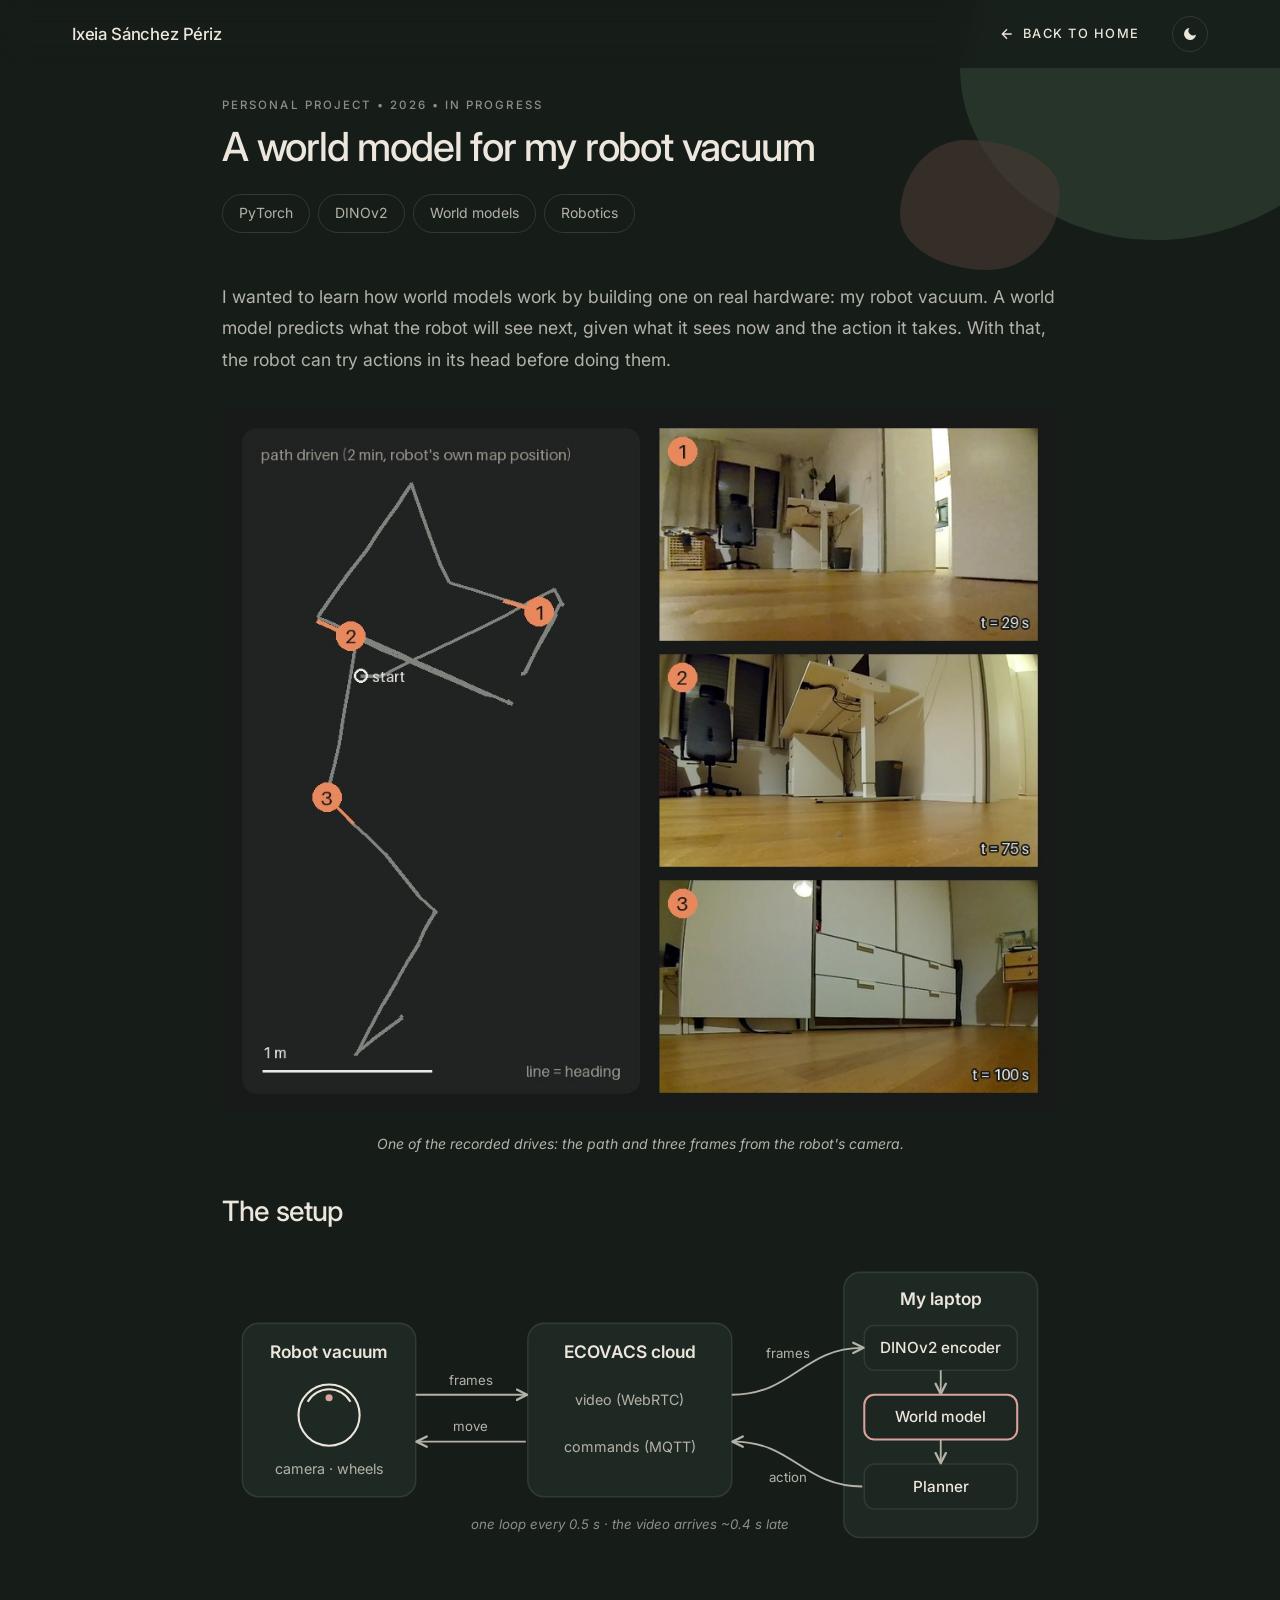
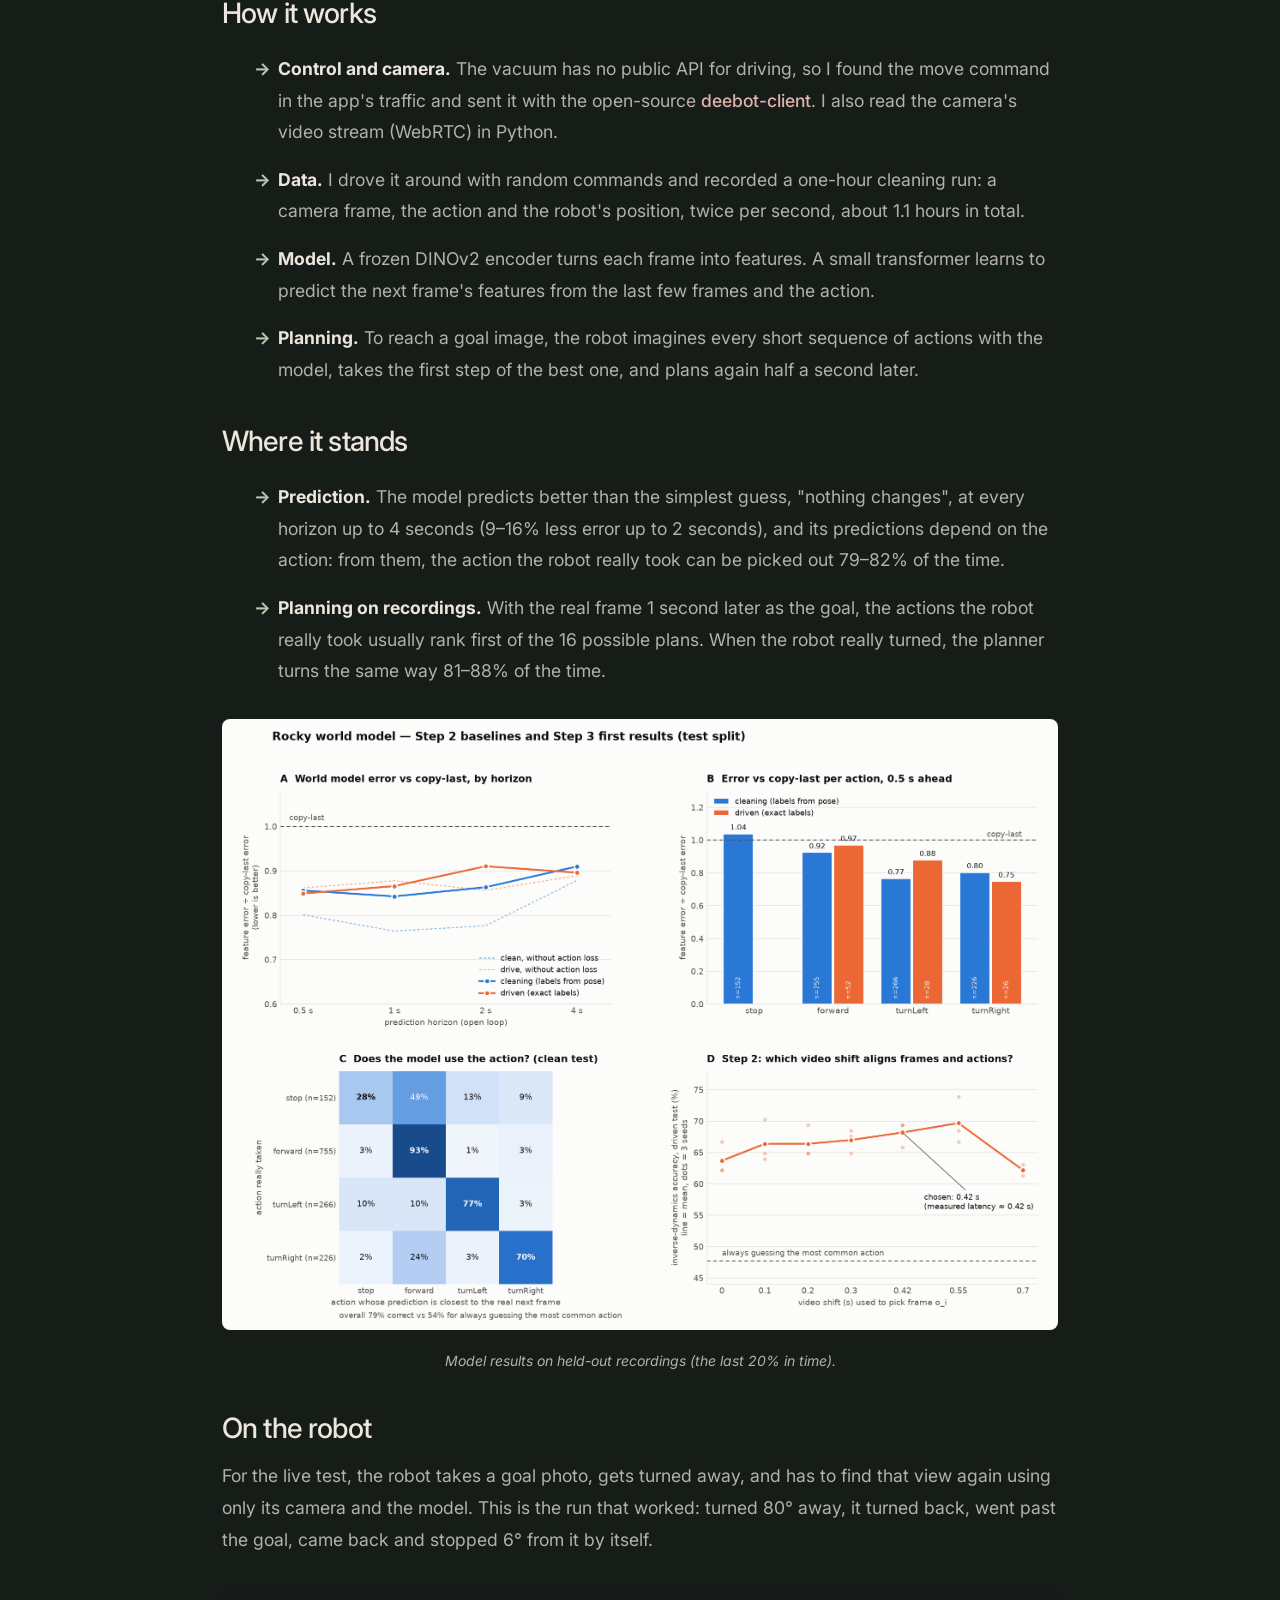
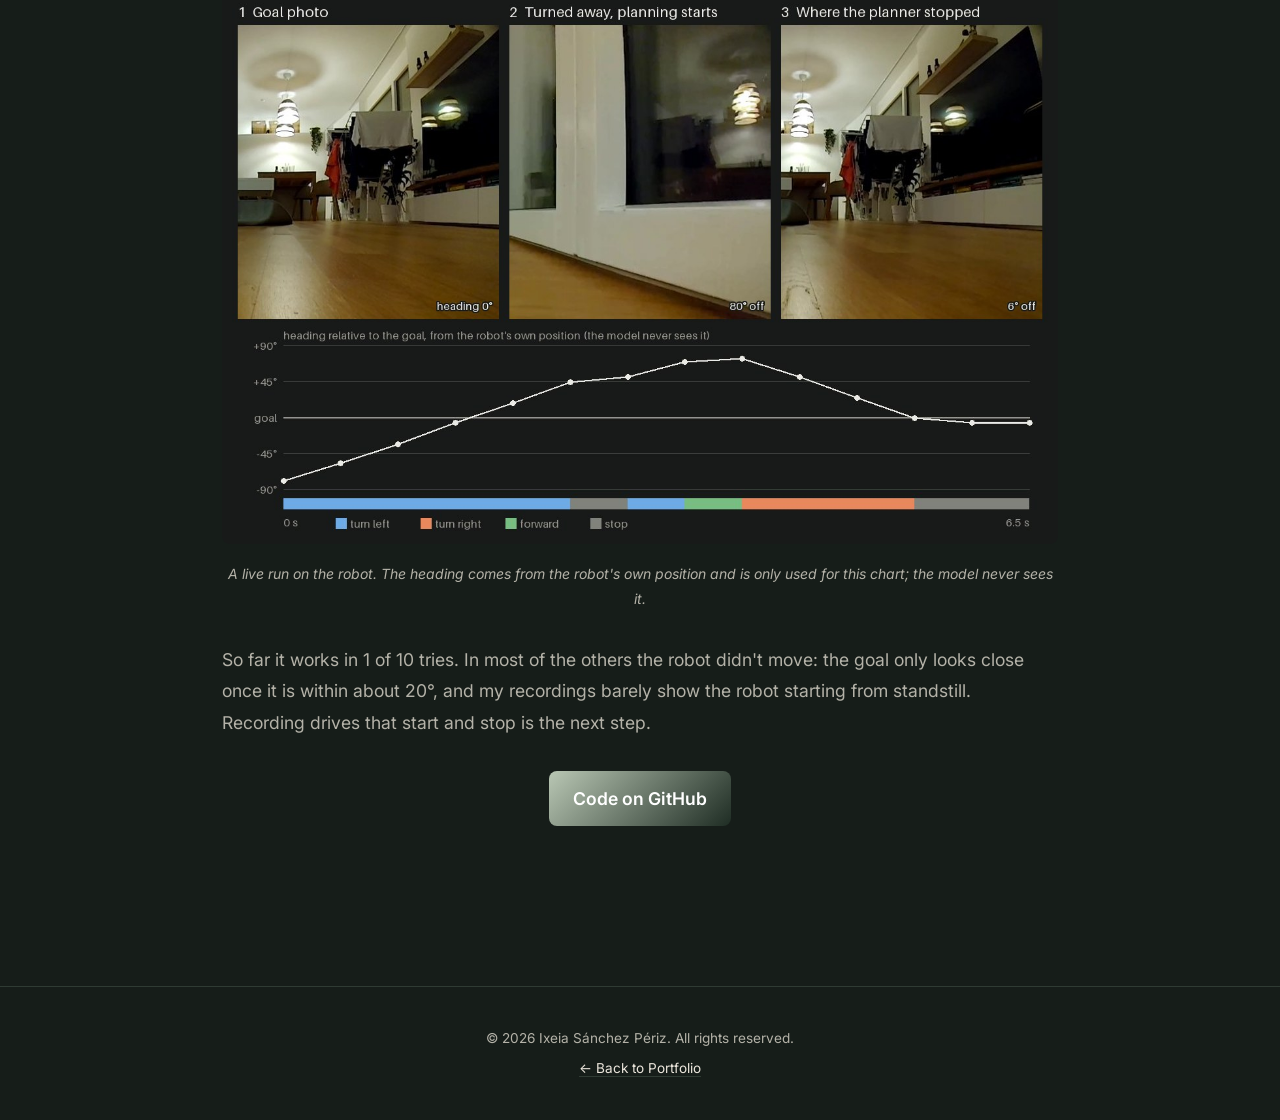
<file: projects/robot-world-model.html>
<!DOCTYPE html>
<html lang="en">
<head>
    <meta charset="UTF-8">
    <meta name="viewport" content="width=device-width, initial-scale=1.0">
    <title>A world model for my robot vacuum - Ixeia Sánchez Périz</title>
    <link rel="icon" href="data:image/svg+xml,<svg xmlns='http://www.w3.org/2000/svg' viewBox='0 0 100 100'><rect width='100' height='100' rx='20' fill='%23ffffff'/><path d='M20 85 L30 70 Q35 65 40 68 L45 72 Q50 75 55 70 L60 62 Q65 55 70 60 L78 68 Q82 72 85 68 L85 85 Z' fill='%2395c9c9' stroke='%232d3748' stroke-width='2'/><path d='M25 75 L32 65 Q37 58 42 62 L50 70 Q55 74 60 68 L68 58 Q72 53 77 58 L82 65 L82 85 L25 85 Z' fill='%23b8a8d8' opacity='0.7' stroke='%232d3748' stroke-width='2'/><path d='M35 50 L45 30 L50 35 L55 28 L65 45 L70 38 L80 55' fill='none' stroke='%237b9ab8' stroke-width='2.5' stroke-linecap='round' stroke-linejoin='round'/><ellipse cx='18' cy='25' rx='8' ry='5' fill='%23e8a89a' opacity='0.8'/><ellipse cx='25' cy='18' rx='7' ry='4' fill='%23e8a89a' opacity='0.6'/></svg>">
    <link rel="stylesheet" href="../style.css">
    <style>
        .container {
            max-width: 900px;
            margin: 0 auto;
            padding: 6rem 2rem 4rem;
        }

        .project-header {
            margin-bottom: 3rem;
        }

        footer {
            margin-top: 4rem;
        }

        h1 {
            font-size: 2.5rem;
            margin-bottom: 1.5rem;
            color: var(--text-dark);
        }

        .tech-tags {
            display: flex;
            flex-wrap: wrap;
            gap: 0.5rem;
            margin: 1.5rem 0;
        }

        .tech-tag {
            padding: 0.4rem 1rem;
            background-color: var(--bg-light);
            border: 1px solid var(--border-color);
            border-radius: 12px;
            font-size: 0.875rem;
            color: var(--text-dark);
            font-weight: 500;
        }

        .project-content {
            color: var(--text-light);
            font-size: 1.1rem;
            line-height: 1.8;
        }

        .project-content p {
            margin-bottom: 1.5rem;
        }

        .project-content h2 {
            font-size: 1.75rem;
            margin: 2.5rem 0 1rem;
            color: var(--text-dark);
        }

        .project-content h3 {
            font-size: 1.35rem;
            margin: 2rem 0 1rem;
            color: var(--text-dark);
        }

        .project-content ul {
            margin: 1.5rem 0 1.5rem 2rem;
            list-style: none;
        }

        .project-content ul li {
            margin-bottom: 1rem;
            position: relative;
            padding-left: 1.5rem;
        }

        .project-content ul li:before {
            content: "→";
            position: absolute;
            left: 0;
            color: var(--primary-color);
            font-weight: bold;
        }

        .project-content strong {
            color: var(--text-dark);
        }

        .highlight-box {
            margin: 2rem 0;
            padding: 1.5rem;
            background-color: var(--bg-light);
            border-left: 4px solid var(--primary-color);
            border-radius: 8px;
        }

        .highlight-box h3 {
            font-size: 1.25rem;
            margin-bottom: 1rem;
            color: var(--text-dark);
        }

        .project-content a {
            color: var(--link);
            text-decoration: none;
            font-weight: 500;
        }

        .project-content a:hover {
            text-decoration: underline;
            color: var(--link-hover);
        }

        [data-theme="dark"] .project-content a {
            color: var(--link);
        }

        [data-theme="dark"] .project-content a:hover {
            color: var(--link-hover);
        }


        @media (max-width: 768px) {
            nav {
                position: sticky;
            }

            .container {
                padding-top: 2rem;
            }

            h1 {
                font-size: 2rem;
            }

            .project-content {
                font-size: 1rem;
            }
        }
        .setup { margin: 1.5rem 0 2.5rem; }
        .setup svg { width: 100%; height: auto; display: block; font-family: var(--font-body); }
        .setup-narrow { display: none !important; max-width: 380px; margin: 0 auto; }
        @media (max-width: 600px) { .setup-wide { display: none !important; } .setup-narrow { display: block !important; } }
        .setup .box { fill: var(--surface); stroke: var(--border); stroke-width: 1.5; }
        .setup .step { fill: var(--bg-sunken); stroke: var(--border); stroke-width: 1.5; }
        .setup .step.accent { stroke: var(--accent); stroke-width: 2; }
        .setup .ic { fill: none; stroke: var(--text); stroke-width: 2; }
        .setup .dot { fill: var(--accent); }
        .setup .ln { fill: none; stroke: var(--text-muted); stroke-width: 1.8; }
        .setup .ah { fill: none; stroke: var(--text-muted); stroke-width: 1.8; stroke-linecap: round; stroke-linejoin: round; }
        .setup text:not([text-anchor]) { text-anchor: middle; }
        .setup .h { font-size: 17px; font-weight: 600; fill: var(--text); }
        .setup .m { font-size: 15px; font-weight: 500; fill: var(--text); }
        .setup .s { font-size: 14px; fill: var(--text-muted); }
        .setup .l { font-size: 13px; fill: var(--text-muted); }
        .setup .n { font-size: 13px; fill: var(--text-subtle); font-style: italic; }
    </style>
</head>
<body class="subpage">
    <nav>
        <div class="container">
            <a href="../index.html" class="logo">Ixeia Sánchez Périz</a>
            <div style="display: flex; align-items: center; gap: 2rem;">
                <a href="../index.html#portfolio" class="back-link">
                    <svg width="16" height="16" viewBox="0 0 24 24" fill="none" stroke="currentColor" stroke-width="2">
                        <path d="M19 12H5M12 19l-7-7 7-7"/>
                    </svg>
                    Back to Home
                </a>
                <button id="darkModeToggle" class="dark-mode-toggle" aria-label="Toggle dark mode">
                    <svg class="sun-icon" viewBox="0 0 24 24" width="20" height="20" fill="currentColor" stroke="currentColor" stroke-width="2" stroke-linecap="round" stroke-linejoin="round">
                        <circle cx="12" cy="12" r="4" fill="currentColor"/>
                        <path d="M12 2v2m0 16v2M4.93 4.93l1.41 1.41m11.32 11.32l1.41 1.41M2 12h2m16 0h2M4.93 19.07l1.41-1.41m11.32-11.32l1.41-1.41" fill="none"/>
                    </svg>
                    <svg class="moon-icon" viewBox="0 0 24 24" width="20" height="20" fill="currentColor" style="display: none;">
                        <path d="M21 12.79A9 9 0 1 1 11.21 3 7 7 0 0 0 21 12.79z"/>
                    </svg>
                </button>
            </div>
        </div>
    </nav>

    <div class="container">
        <div class="project-header">
            <div class="post-date">Personal project • 2026 • in progress</div>
            <h1>A world model for my robot vacuum</h1>
            <div class="tech-tags">
                <span class="tech-tag">PyTorch</span>
                <span class="tech-tag">DINOv2</span>
                <span class="tech-tag">World models</span>
                <span class="tech-tag">Robotics</span>
            </div>
        </div>

        <div class="project-content">
            <p>
                I wanted to learn how world models work by building one on real hardware: my robot vacuum.
                A world model predicts what the robot will see next, given what it sees now and the action it takes.
                With that, the robot can try actions in its head before doing them.
            </p>

            <div style="margin: 2rem 0;">
                <img src="../assets/robot-world-model-trajectory.jpg" alt="Left: the path the robot drove during a two-minute recording, with three numbered points. Right: the robot's camera view at each of those points: a desk by a window, the same desk up close, and a white wardrobe." style="width: 100%; border-radius: 8px;">
                <p style="font-size: 0.875rem; color: var(--text-light); margin-top: 0.5rem; text-align: center; font-style: italic;">One of the recorded drives: the path and three frames from the robot's camera.</p>
            </div>

            <h2>The setup</h2>
            <figure class="setup">
                <svg class="setup-wide" viewBox="0 0 820 300" role="img" aria-labelledby="setup-title">
                    <title id="setup-title">The robot sends camera frames through the ECOVACS cloud to my laptop. On the laptop, a DINOv2 encoder, the world model and a planner choose the next action, which goes back through the cloud to the robot's wheels every half second.</title>
                    <defs><marker id="arr" viewBox="0 0 10 10" refX="8" refY="5" markerWidth="7" markerHeight="7" orient="auto-start-reverse"><path d="M1 1L9 5L1 9" class="ah"/></marker></defs>
                    <rect class="box" x="20" y="70" width="170" height="170" rx="16"/>
                    <text class="h" x="105" y="104">Robot vacuum</text>
                    <circle class="ic" cx="105" cy="160" r="30"/><path class="ic" d="M84 147A24 24 0 0 1 126 147"/><circle class="dot" cx="105" cy="143" r="3.5"/>
                    <text class="s" x="105" y="218">camera · wheels</text>

                    <rect class="box" x="300" y="70" width="200" height="170" rx="16"/>
                    <text class="h" x="400" y="104">ECOVACS cloud</text>
                    <text class="s" x="400" y="150">video (WebRTC)</text>
                    <text class="s" x="400" y="196">commands (MQTT)</text>

                    <rect class="box" x="610" y="20" width="190" height="260" rx="16"/>
                    <text class="h" x="705" y="52">My laptop</text>
                    <rect class="step" x="630" y="72" width="150" height="44" rx="10"/><text class="m" x="705" y="99">DINOv2 encoder</text>
                    <rect class="step accent" x="630" y="140" width="150" height="44" rx="10"/><text class="m" x="705" y="167">World model</text>
                    <rect class="step" x="630" y="208" width="150" height="44" rx="10"/><text class="m" x="705" y="235">Planner</text>
                    <path class="ln" d="M705 116V138" marker-end="url(#arr)"/><path class="ln" d="M705 184V206" marker-end="url(#arr)"/>

                    <path class="ln" d="M190 140H298" marker-end="url(#arr)"/><text class="l" x="244" y="130">frames</text>
                    <path class="ln" d="M500 140C560 140 570 94 628 94" marker-end="url(#arr)"/><text class="l" x="555" y="104">frames</text>
                    <path class="ln" d="M628 230C570 230 560 186 502 186" marker-end="url(#arr)"/><text class="l" x="555" y="226">action</text>
                    <path class="ln" d="M298 186H192" marker-end="url(#arr)"/><text class="l" x="244" y="176">move</text>
                    <text class="n" x="400" y="272">one loop every 0.5 s · the video arrives ~0.4 s late</text>
                </svg>
                <svg class="setup-narrow" viewBox="0 0 360 640" role="img" aria-labelledby="setup-title-n">
                    <title id="setup-title-n">The robot sends camera frames through the ECOVACS cloud to my laptop. On the laptop, a DINOv2 encoder, the world model and a planner choose the next action, which goes back through the cloud to the robot's wheels every half second.</title>
                    <defs><marker id="arr-n" viewBox="0 0 10 10" refX="8" refY="5" markerWidth="7" markerHeight="7" orient="auto-start-reverse"><path d="M1 1L9 5L1 9" class="ah"/></marker></defs>
                    <rect class="box" x="70" y="10" width="220" height="110" rx="16"/>
                    <text class="h" x="180" y="40">Robot vacuum</text>
                    <circle class="ic" cx="135" cy="80" r="24"/><path class="ic" d="M118 70A19 19 0 0 1 152 70"/><circle class="dot" cx="135" cy="66" r="3"/>
                    <text class="s" x="215" y="85">camera</text><text class="s" x="215" y="105">wheels</text>

                    <rect class="box" x="70" y="190" width="220" height="100" rx="16"/>
                    <text class="h" x="180" y="222">ECOVACS cloud</text>
                    <text class="s" x="180" y="250">video (WebRTC)</text>
                    <text class="s" x="180" y="274">commands (MQTT)</text>

                    <rect class="box" x="40" y="360" width="280" height="250" rx="16"/>
                    <text class="h" x="180" y="392">My laptop</text>
                    <rect class="step" x="80" y="410" width="200" height="42" rx="10"/><text class="m" x="180" y="436">DINOv2 encoder</text>
                    <rect class="step accent" x="80" y="478" width="200" height="42" rx="10"/><text class="m" x="180" y="504">World model</text>
                    <rect class="step" x="80" y="546" width="200" height="42" rx="10"/><text class="m" x="180" y="572">Planner</text>
                    <path class="ln" d="M180 452V476" marker-end="url(#arr-n)"/><path class="ln" d="M180 520V544" marker-end="url(#arr-n)"/>

                    <path class="ln" d="M120 120V188" marker-end="url(#arr-n)"/><text class="l" x="112" y="160" text-anchor="end">frames</text>
                    <path class="ln" d="M120 290V408" marker-end="url(#arr-n)"/><text class="l" x="112" y="335" text-anchor="end">frames</text>
                    <path class="ln" d="M282 567H322V240H294" marker-end="url(#arr-n)"/><text class="l" x="314" y="335" text-anchor="end">action</text>
                    <path class="ln" d="M240 190V122" marker-end="url(#arr-n)"/><text class="l" x="248" y="160" text-anchor="start">move</text>
                    <text class="n" x="180" y="632">one loop every 0.5 s</text>
                </svg>
            </figure>

            <h2>How it works</h2>
            <ul>
                <li><strong>Control and camera.</strong> The vacuum has no public API for driving, so I found the move command in the app's traffic and sent it with the open-source <a href="https://github.com/DeebotUniverse/client.py" target="_blank" rel="noopener">deebot-client</a>. I also read the camera's video stream (WebRTC) in Python.</li>
                <li><strong>Data.</strong> I drove it around with random commands and recorded a one-hour cleaning run: a camera frame, the action and the robot's position, twice per second, about 1.1 hours in total.</li>
                <li><strong>Model.</strong> A frozen DINOv2 encoder turns each frame into features. A small transformer learns to predict the next frame's features from the last few frames and the action.</li>
                <li><strong>Planning.</strong> To reach a goal image, the robot imagines every short sequence of actions with the model, takes the first step of the best one, and plans again half a second later.</li>
            </ul>

            <h2>Where it stands</h2>
            <ul>
                <li><strong>Prediction.</strong> The model predicts better than the simplest guess, "nothing changes", at every horizon up to 4 seconds (9–16% less error up to 2 seconds), and its predictions depend on the action: from them, the action the robot really took can be picked out 79–82% of the time.</li>
                <li><strong>Planning on recordings.</strong> With the real frame 1 second later as the goal, the actions the robot really took usually rank first of the 16 possible plans. When the robot really turned, the planner turns the same way 81–88% of the time.</li>
            </ul>

            <div style="margin: 2rem 0;">
                <img src="../assets/robot-world-model-results.png" alt="Four charts on held-out recordings. A: the model's prediction error is below the copy-last-frame baseline at every horizon up to 4 seconds. B: the gain is largest for turns. C: a matrix showing the model picks out the true action 79 percent of the time. D: a sweep over the video delay that confirmed 0.42 seconds." style="width: 100%; border-radius: 8px;">
                <p style="font-size: 0.875rem; color: var(--text-light); margin-top: 0.5rem; text-align: center; font-style: italic;">Model results on held-out recordings (the last 20% in time).</p>
            </div>

            <h2>On the robot</h2>
            <p>
                For the live test, the robot takes a goal photo, gets turned away, and has to find that view again using only its camera and the model.
                This is the run that worked: turned 80° away, it turned back, went past the goal, came back and stopped 6° from it by itself.
            </p>

            <div style="margin: 2rem 0;">
                <img src="../assets/robot-world-model-live.jpg" alt="Three camera views from the live run: the goal view of a living room, the view after the robot was turned 80 degrees away facing a window, and the view where the planner stopped, nearly the same as the goal. Below, a chart of the robot's heading relative to the goal over 6.5 seconds: it turns left past the goal to about 70 degrees, then turns right and settles near zero, with the chosen actions shown as coloured bars." style="width: 100%; border-radius: 8px;">
                <p style="font-size: 0.875rem; color: var(--text-light); margin-top: 0.5rem; text-align: center; font-style: italic;">A live run on the robot. The heading comes from the robot's own position and is only used for this chart; the model never sees it.</p>
            </div>

            <p>
                So far it works in 1 of 10 tries. In most of the others the robot didn't move: the goal only looks close once it is within about 20°,
                and my recordings barely show the robot starting from standstill. Recording drives that start and stop is the next step.
            </p>

            <p style="text-align: center; margin: 2rem 0;">
                <a href="https://github.com/ixsanpe/systems-lab/tree/main/04-world-models" target="_blank" style="display: inline-flex; align-items: center; gap: 0.5rem; padding: 0.75rem 1.5rem; background: linear-gradient(135deg, var(--primary-color) 0%, var(--secondary-color) 100%); color: white; text-decoration: none; border-radius: 8px; font-weight: 600;">
                    Code on GitHub
                </a>
            </p>
        </div>
    </div>

    <footer>
        <p>&copy; <span id="currentYear"></span> Ixeia Sánchez Périz. All rights reserved.</p>
        <p><a href="../index.html#portfolio">← Back to Portfolio</a></p>
    </footer>

    <script>
        // Set current year
        document.getElementById('currentYear').textContent = new Date().getFullYear();

        // Dark mode toggle functionality
        const darkModeToggle = document.getElementById('darkModeToggle');
        const sunIcon = document.querySelector('.sun-icon');
        const moonIcon = document.querySelector('.moon-icon');
        const html = document.documentElement;

        // Check for saved theme preference or default to light mode
        const currentTheme = localStorage.getItem('theme') || 'dark';
        html.setAttribute('data-theme', currentTheme);
        updateIcons(currentTheme);

        darkModeToggle.addEventListener('click', () => {
            const currentTheme = html.getAttribute('data-theme');
            const newTheme = currentTheme === 'light' ? 'dark' : 'light';

            html.setAttribute('data-theme', newTheme);
            localStorage.setItem('theme', newTheme);
            updateIcons(newTheme);
        });

        function updateIcons(theme) {
            if (theme === 'dark') {
                sunIcon.style.display = 'none';
                moonIcon.style.display = 'block';
            } else {
                sunIcon.style.display = 'block';
                moonIcon.style.display = 'none';
            }
        }

    </script>
</body>
</html>
</file>
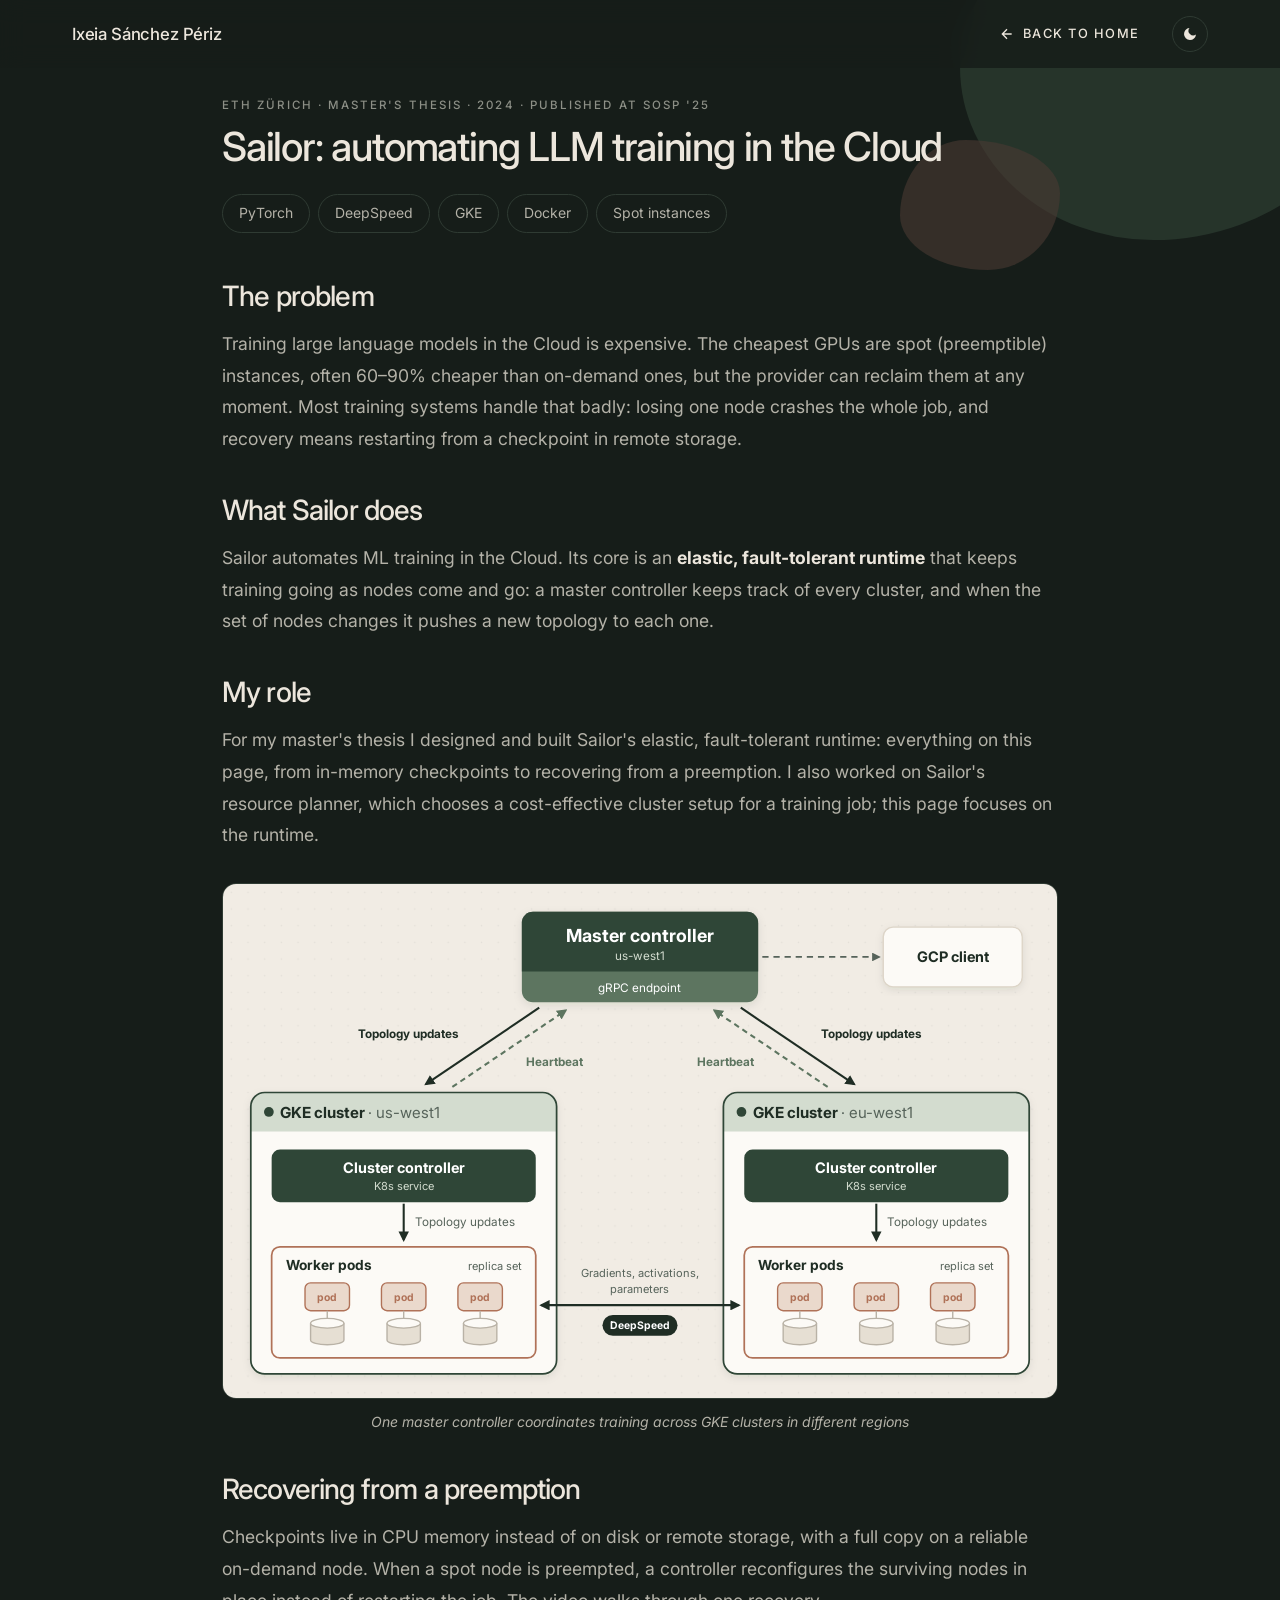
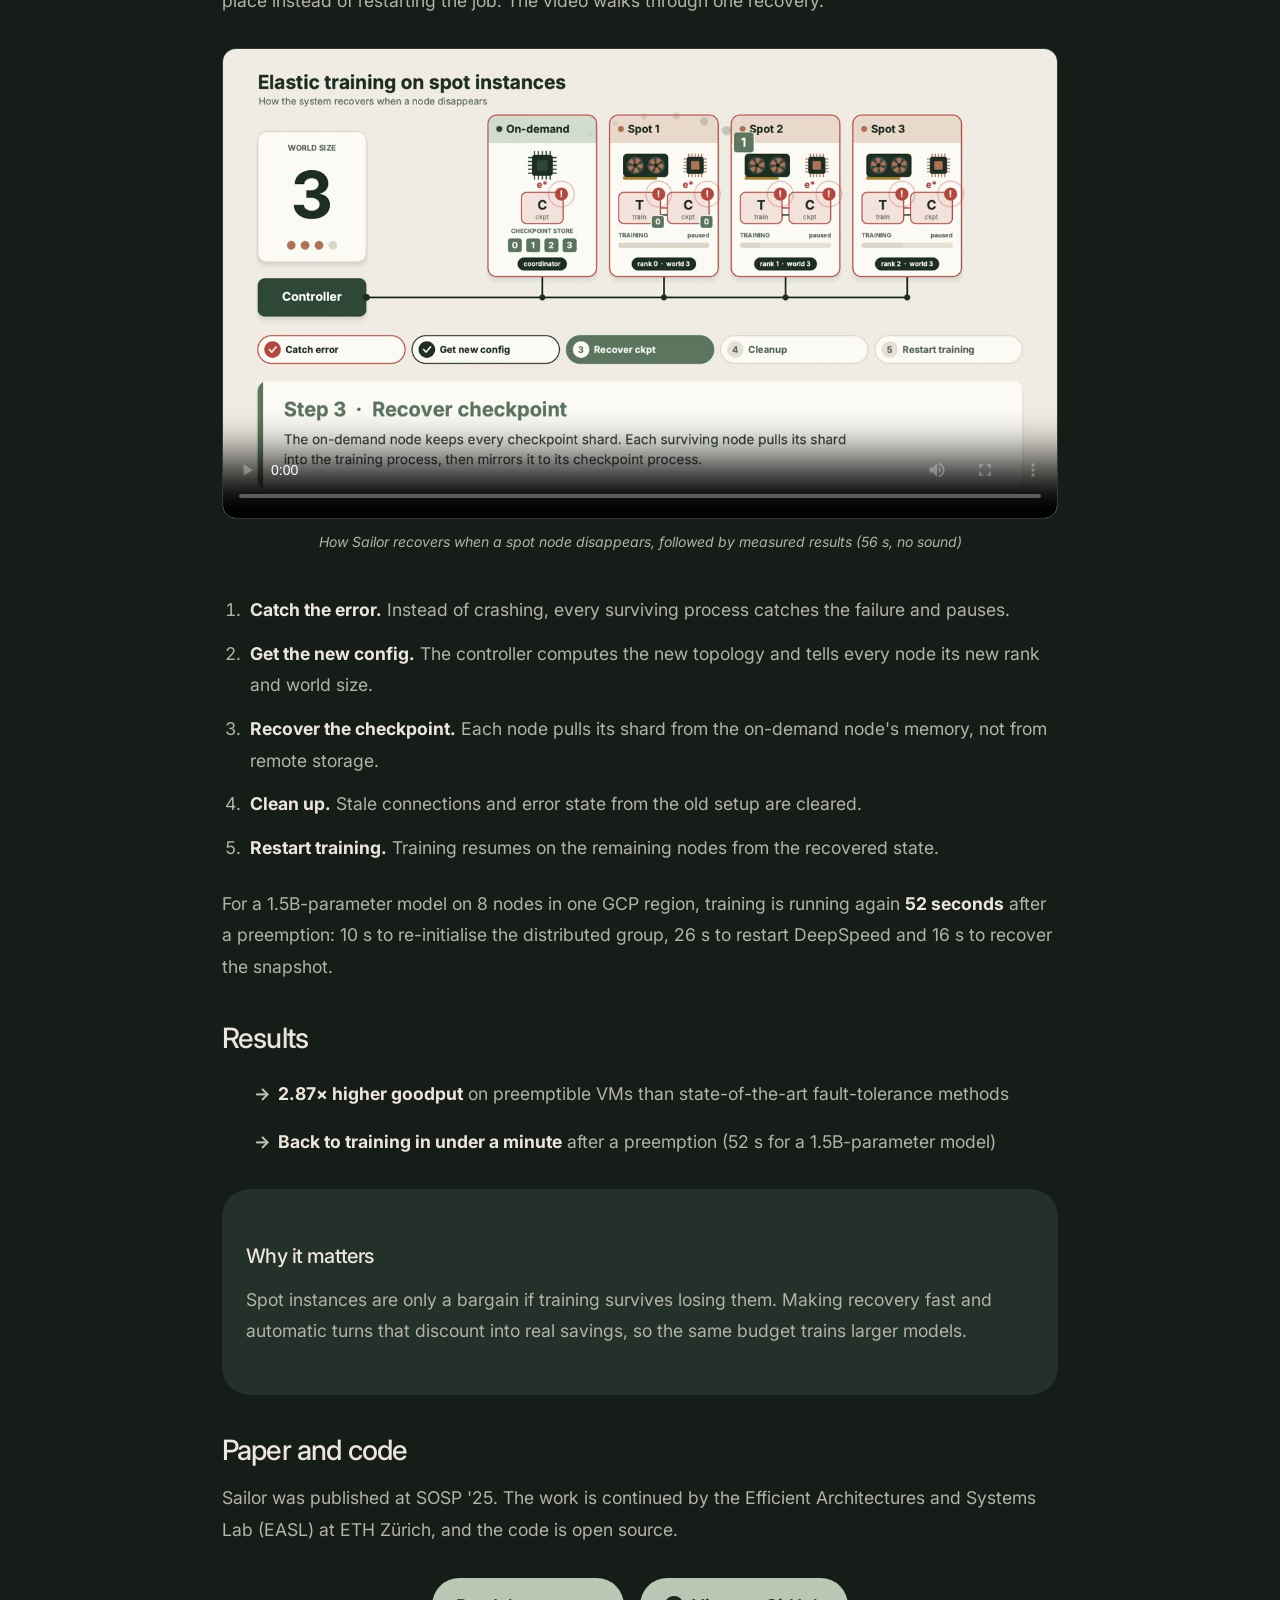
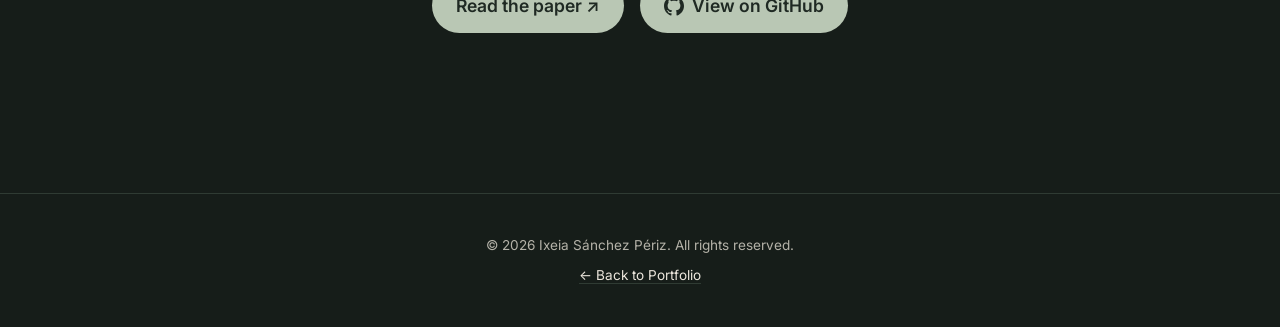
<file: projects/sailor-llm.html>
<!DOCTYPE html>
<html lang="en">
<head>
    <meta charset="UTF-8">
    <meta name="viewport" content="width=device-width, initial-scale=1.0">
    <title>Sailor: automating LLM training in the Cloud - Ixeia Sánchez Périz</title>
    <meta name="description" content="Sailor (ETH Zürich master's thesis, published at SOSP '25): an elastic, fault-tolerant runtime for LLM training on spot instances. In-memory checkpoints and in-place reconfiguration bring training back 52 s after a preemption, with 2.87× higher goodput than state-of-the-art fault tolerance.">
    <link rel="canonical" href="https://ixsanpe.github.io/projects/sailor-llm.html">
    <meta property="og:type" content="article">
    <meta property="og:title" content="Sailor: automating LLM training in the Cloud">
    <meta property="og:description" content="Elastic, fault-tolerant LLM training on spot instances: back to training 52 s after a preemption, 2.87× higher goodput. Published at SOSP '25.">
    <meta property="og:url" content="https://ixsanpe.github.io/projects/sailor-llm.html">
    <meta property="og:image" content="https://ixsanpe.github.io/assets/sailor-elastic-recovery-poster.jpg">
    <script type="application/ld+json">
    {
        "@context": "https://schema.org",
        "@type": "TechArticle",
        "headline": "Sailor: automating LLM training in the Cloud",
        "description": "ETH Zürich master's thesis on elastic, fault-tolerant LLM training on spot (preemptible) instances. Checkpoints are kept in CPU memory and a controller reconfigures surviving nodes in place, so training resumes 52 seconds after a preemption for a 1.5B-parameter model, with 2.87x higher goodput than state-of-the-art fault-tolerance methods.",
        "url": "https://ixsanpe.github.io/projects/sailor-llm.html",
        "image": "https://ixsanpe.github.io/assets/sailor-elastic-recovery-poster.jpg",
        "author": { "@type": "Person", "name": "Ixeia Sánchez Périz", "url": "https://ixsanpe.github.io/" },
        "keywords": ["distributed training", "LLM training", "fault tolerance", "elastic training", "spot instances", "preemptible VMs", "DeepSpeed", "PyTorch", "GKE", "Kubernetes"],
        "citation": {
            "@type": "ScholarlyArticle",
            "name": "Sailor (SOSP '25)",
            "url": "https://dl.acm.org/doi/10.1145/3731569.3764839",
            "sameAs": "https://doi.org/10.1145/3731569.3764839"
        },
        "codeRepository": "https://github.com/eth-easl/sailor",
        "video": {
            "@type": "VideoObject",
            "name": "How Sailor recovers when a spot node disappears",
            "description": "A spot node is preempted; surviving processes catch the error, the controller sends a new topology, nodes recover their checkpoint shards from an on-demand node's memory, stale state is cleared and training resumes.",
            "contentUrl": "https://ixsanpe.github.io/assets/sailor-elastic-recovery.mp4",
            "thumbnailUrl": "https://ixsanpe.github.io/assets/sailor-elastic-recovery-poster.jpg",
            "duration": "PT56S"
        }
    }
    </script>
    <link rel="icon" href="data:image/svg+xml,<svg xmlns='http://www.w3.org/2000/svg' viewBox='0 0 100 100'><rect width='100' height='100' rx='20' fill='%23ffffff'/><path d='M20 85 L30 70 Q35 65 40 68 L45 72 Q50 75 55 70 L60 62 Q65 55 70 60 L78 68 Q82 72 85 68 L85 85 Z' fill='%2395c9c9' stroke='%232d3748' stroke-width='2'/><path d='M25 75 L32 65 Q37 58 42 62 L50 70 Q55 74 60 68 L68 58 Q72 53 77 58 L82 65 L82 85 L25 85 Z' fill='%23b8a8d8' opacity='0.7' stroke='%232d3748' stroke-width='2'/><path d='M35 50 L45 30 L50 35 L55 28 L65 45 L70 38 L80 55' fill='none' stroke='%237b9ab8' stroke-width='2.5' stroke-linecap='round' stroke-linejoin='round'/><ellipse cx='18' cy='25' rx='8' ry='5' fill='%23e8a89a' opacity='0.8'/><ellipse cx='25' cy='18' rx='7' ry='4' fill='%23e8a89a' opacity='0.6'/></svg>">
    <link rel="stylesheet" href="../style.css">
    <style>
        .container {
            max-width: 900px;
            margin: 0 auto;
            padding: 6rem 2rem 4rem;
        }

        .project-header {
            margin-bottom: 3rem;
        }

        footer {
            margin-top: 4rem;
        }

        h1 {
            font-size: 2.5rem;
            margin-bottom: 1.5rem;
            color: var(--text-dark);
        }

        .tech-tags {
            display: flex;
            flex-wrap: wrap;
            gap: 0.5rem;
            margin: 1.5rem 0;
        }

        .tech-tag {
            padding: 0.4rem 1rem;
            background-color: var(--bg-light);
            border: 1px solid var(--border-color);
            border-radius: 12px;
            font-size: 0.875rem;
            color: var(--text-dark);
            font-weight: 500;
        }

        .project-content {
            color: var(--text-light);
            font-size: 1.1rem;
            line-height: 1.8;
        }

        .project-content p {
            margin-bottom: 1.5rem;
        }

        .project-content h2 {
            font-size: 1.75rem;
            margin: 2.5rem 0 1rem;
            color: var(--text-dark);
        }

        .project-content h3 {
            font-size: 1.35rem;
            margin: 2rem 0 1rem;
            color: var(--text-dark);
        }

        .project-content ul {
            margin: 1.5rem 0 1.5rem 2rem;
            list-style: none;
        }

        .project-content ul li {
            margin-bottom: 1rem;
            position: relative;
            padding-left: 1.5rem;
        }

        .project-content ul li:before {
            content: "→";
            position: absolute;
            left: 0;
            color: var(--primary-color);
            font-weight: bold;
        }

        .project-content strong {
            color: var(--text-dark);
        }

        .highlight-box {
            margin: 2rem 0;
            padding: 1.5rem;
            background-color: var(--bg-light);
            border-left: 4px solid var(--primary-color);
            border-radius: 8px;
        }

        .highlight-box h3 {
            font-size: 1.25rem;
            margin-bottom: 1rem;
            color: var(--text-dark);
        }

        .project-content a {
            color: var(--link);
            text-decoration: none;
            font-weight: 500;
        }

        .project-content a:hover {
            text-decoration: underline;
            color: var(--link-hover);
        }

        [data-theme="dark"] .project-content a {
            color: var(--link);
        }

        [data-theme="dark"] .project-content a:hover {
            color: var(--link-hover);
        }

        .figure {
            margin: 2rem 0 2.5rem;
        }

        .figure video,
        .figure .arch {
            display: block;
            width: 100%;
            height: auto;
            border-radius: var(--radius-md);
            border: 1px solid var(--border-color);
            background-color: var(--bg-white);
        }

        .figure .arch {
            font-family: var(--font-body);
        }

        .figure figcaption {
            margin-top: 0.6rem;
            font-size: 0.875rem;
            color: var(--text-light);
            text-align: center;
            font-style: italic;
        }

        .project-content ol {
            margin: 1.5rem 0 1.5rem 1.5rem;
        }

        .project-content ol li {
            margin-bottom: 0.75rem;
            padding-left: 0.25rem;
        }

        .link-buttons {
            display: flex;
            flex-wrap: wrap;
            justify-content: center;
            gap: 1rem;
            margin: 2rem 0;
        }

        .project-content .link-buttons a {
            display: inline-flex;
            align-items: center;
            gap: 0.5rem;
            padding: 0.75rem 1.5rem;
            background: var(--primary-color);
            color: var(--bg-white);
            border-radius: var(--radius-pill);
            font-weight: 600;
        }

        .project-content .link-buttons a:hover {
            text-decoration: none;
            background: var(--secondary-color);
            color: var(--bg-white);
        }

        [data-theme="dark"] .project-content .link-buttons a:hover {
            background: var(--link-hover);
        }

        @media (max-width: 768px) {
            nav {
                position: sticky;
            }

            .container {
                padding-top: 2rem;
            }

            h1 {
                font-size: 2rem;
            }

            .project-content {
                font-size: 1rem;
            }
        }
    </style>
</head>
<body class="subpage">
    <nav>
        <div class="container">
            <a href="../index.html" class="logo">Ixeia Sánchez Périz</a>
            <div style="display: flex; align-items: center; gap: 2rem;">
                <a href="../index.html#portfolio" class="back-link">
                    <svg width="16" height="16" viewBox="0 0 24 24" fill="none" stroke="currentColor" stroke-width="2">
                        <path d="M19 12H5M12 19l-7-7 7-7"/>
                    </svg>
                    Back to Home
                </a>
                <button id="darkModeToggle" class="dark-mode-toggle" aria-label="Toggle dark mode">
                    <svg class="sun-icon" viewBox="0 0 24 24" width="20" height="20" fill="currentColor" stroke="currentColor" stroke-width="2" stroke-linecap="round" stroke-linejoin="round">
                        <circle cx="12" cy="12" r="4" fill="currentColor"/>
                        <path d="M12 2v2m0 16v2M4.93 4.93l1.41 1.41m11.32 11.32l1.41 1.41M2 12h2m16 0h2M4.93 19.07l1.41-1.41m11.32-11.32l1.41-1.41" fill="none"/>
                    </svg>
                    <svg class="moon-icon" viewBox="0 0 24 24" width="20" height="20" fill="currentColor" style="display: none;">
                        <path d="M21 12.79A9 9 0 1 1 11.21 3 7 7 0 0 0 21 12.79z"/>
                    </svg>
                </button>
            </div>
        </div>
    </nav>

    <div class="container">
        <div class="project-header">
            <div class="post-date">ETH Zürich · Master's thesis · 2024 · Published at SOSP '25</div>
            <h1>Sailor: automating LLM training in the Cloud</h1>
            <div class="tech-tags">
                <span class="tech-tag">PyTorch</span>
                <span class="tech-tag">DeepSpeed</span>
                <span class="tech-tag">GKE</span>
                <span class="tech-tag">Docker</span>
                <span class="tech-tag">Spot instances</span>
            </div>
        </div>

        <div class="project-content">
            <h2>The problem</h2>
            <p>
                Training large language models in the Cloud is expensive. The cheapest GPUs are spot (preemptible) instances, often 60–90% cheaper than on-demand ones, but the provider can reclaim them at any moment. Most training systems handle that badly: losing one node crashes the whole job, and recovery means restarting from a checkpoint in remote storage.
            </p>

            <h2>What Sailor does</h2>
            <p>
                Sailor automates ML training in the Cloud. Its core is an <strong>elastic, fault-tolerant runtime</strong> that keeps training going as nodes come and go: a master controller keeps track of every cluster, and when the set of nodes changes it pushes a new topology to each one.
            </p>

            <h2>My role</h2>
            <p>
                For my master's thesis I designed and built Sailor's elastic, fault-tolerant runtime: everything on this page, from in-memory checkpoints to recovering from a preemption. I also worked on Sailor's resource planner, which chooses a cost-effective cluster setup for a training job; this page focuses on the runtime.
            </p>

            <figure class="figure">
                <svg class="arch" viewBox="0 0 1200 740" role="img" aria-labelledby="arch-title" xmlns="http://www.w3.org/2000/svg">
                <title id="arch-title">Sailor architecture: a master controller in us-west1 sends topology updates to the cluster controllers of two GKE clusters (us-west1 and eu-west1) and receives heartbeats from them. Each cluster controller passes topology updates to its worker pods, and the worker pods in both clusters exchange gradients, activations and parameters through DeepSpeed. The master controller also talks to a GCP client.</title>
                <defs>
                    <pattern id="arch-dots" width="24" height="24" patternUnits="userSpaceOnUse"><rect x="11" y="11" width="2" height="2" fill="#1F2D24" opacity="0.07"/></pattern>
                    <filter id="arch-shadow" x="-10%" y="-10%" width="120%" height="125%"><feDropShadow dx="0" dy="4" stdDeviation="6" flood-color="#1F2D24" flood-opacity="0.10"/></filter>
                    <marker id="arch-arrow" viewBox="0 0 10 10" refX="8" refY="5" markerWidth="5" markerHeight="5" orient="auto-start-reverse"><path d="M0 0 L10 5 L0 10 z" fill="#1F2D24"/></marker>
                    <marker id="arch-arrow-sage" viewBox="0 0 10 10" refX="8" refY="5" markerWidth="5" markerHeight="5" orient="auto-start-reverse"><path d="M0 0 L10 5 L0 10 z" fill="#5D7560"/></marker>
                    <marker id="arch-arrow-muted" viewBox="0 0 10 10" refX="8" refY="5" markerWidth="5" markerHeight="5" orient="auto-start-reverse"><path d="M0 0 L10 5 L0 10 z" fill="#56635A"/></marker>
                </defs>
                <rect width="1200" height="740" fill="#F1ECE4"/>
                <rect width="1200" height="740" fill="url(#arch-dots)"/>

                <!-- master controller -->
                <g filter="url(#arch-shadow)"><rect x="430" y="40" width="340" height="130" rx="16" fill="#5D7560"/></g>
                <path d="M430 126 v-70 a16 16 0 0 1 16 -16 h308 a16 16 0 0 1 16 16 v70 z" fill="#2F4637"/>
                <text x="600" y="84" font-size="26" font-weight="700" fill="#FFFFFF" text-anchor="middle">Master controller</text>
                <text x="600" y="110" font-size="17" fill="#D3DCCF" text-anchor="middle">us-west1</text>
                <text x="600" y="155" font-size="17" fill="#FFFFFF" text-anchor="middle">gRPC endpoint</text>

                <!-- GCP client -->
                <line x1="776" y1="105" x2="944" y2="105" stroke="#56635A" stroke-width="2.5" stroke-dasharray="9 7" marker-end="url(#arch-arrow-muted)"/>
                <g filter="url(#arch-shadow)"><rect x="950" y="62" width="200" height="86" rx="14" fill="#FCFAF6"/></g>
                <rect x="950" y="62" width="200" height="86" rx="14" fill="none" stroke="#DDD5C8" stroke-width="2"/>
                <text x="1050" y="112" font-size="21" font-weight="700" fill="#1F2D24" text-anchor="middle">GCP client</text>

                <!-- master <-> clusters -->
                <line x1="455" y1="178" x2="292" y2="288" stroke="#1F2D24" stroke-width="3" marker-end="url(#arch-arrow)"/>
                <line x1="330" y1="292" x2="493" y2="182" stroke="#5D7560" stroke-width="3" stroke-dasharray="8 6" marker-end="url(#arch-arrow-sage)"/>
                <text x="340" y="222" font-size="17" font-weight="700" fill="#1F2D24" text-anchor="end">Topology updates</text>
                <text x="436" y="262" font-size="17" font-weight="700" fill="#5D7560">Heartbeat</text>
                <line x1="745" y1="178" x2="908" y2="288" stroke="#1F2D24" stroke-width="3" marker-end="url(#arch-arrow)"/>
                <line x1="870" y1="292" x2="707" y2="182" stroke="#5D7560" stroke-width="3" stroke-dasharray="8 6" marker-end="url(#arch-arrow-sage)"/>
                <text x="860" y="222" font-size="17" font-weight="700" fill="#1F2D24">Topology updates</text>
                <text x="764" y="262" font-size="17" font-weight="700" fill="#5D7560" text-anchor="end">Heartbeat</text>

                <g filter="url(#arch-shadow)">
                    <rect x="40" y="300" width="440" height="405" rx="20" fill="#FCFAF6"/>
                </g>
                <path d="M40 356 v-36 a20 20 0 0 1 20 -20 h400 a20 20 0 0 1 20 20 v36 z" fill="#D3DCCF"/>
                <rect x="40" y="300" width="440" height="405" rx="20" fill="none" stroke="#2F4637" stroke-width="2.5"/>
                <circle cx="66" cy="328" r="7" fill="#2F4637"/>
                <text x="82" y="336" font-size="22" font-weight="700" fill="#1F2D24">GKE cluster <tspan font-weight="400" fill="#56635A">· us-west1</tspan></text>
                <rect x="70" y="382" width="380" height="76" rx="12" fill="#2F4637"/>
                <text x="260" y="416" font-size="21" font-weight="700" fill="#FFFFFF" text-anchor="middle">Cluster controller</text>
                <text x="260" y="440" font-size="16" fill="#D3DCCF" text-anchor="middle">K8s service</text>
                <line x1="260" y1="460" x2="260" y2="512" stroke="#1F2D24" stroke-width="3" marker-end="url(#arch-arrow)"/>
                <text x="276" y="492" font-size="17" fill="#56635A">Topology updates</text>
                <rect x="70" y="522" width="380" height="160" rx="12" fill="#FCFAF6" stroke="#B07258" stroke-width="2.5"/>
                <text x="90" y="556" font-size="20" font-weight="700" fill="#1F2D24">Worker pods</text>
                <text x="430" y="556" font-size="16" fill="#56635A" text-anchor="end">replica set</text>
                    <rect x="118" y="574" width="64" height="40" rx="8" fill="#EAD9CC" stroke="#B07258" stroke-width="2"/>
                    <text x="150" y="600" font-size="15" font-weight="700" fill="#B07258" text-anchor="middle">pod</text>
                    <line x1="150" y1="614" x2="150" y2="626" stroke="#B9B2A6" stroke-width="2"/>
                    <path d="M126 632 v24 a24 7 0 0 0 48 0 v-24" fill="#E6DFD3" stroke="#B9B2A6" stroke-width="2"/>
                    <ellipse cx="150" cy="632" rx="24" ry="7" fill="#FCFAF6" stroke="#B9B2A6" stroke-width="2"/>
                    <rect x="228" y="574" width="64" height="40" rx="8" fill="#EAD9CC" stroke="#B07258" stroke-width="2"/>
                    <text x="260" y="600" font-size="15" font-weight="700" fill="#B07258" text-anchor="middle">pod</text>
                    <line x1="260" y1="614" x2="260" y2="626" stroke="#B9B2A6" stroke-width="2"/>
                    <path d="M236 632 v24 a24 7 0 0 0 48 0 v-24" fill="#E6DFD3" stroke="#B9B2A6" stroke-width="2"/>
                    <ellipse cx="260" cy="632" rx="24" ry="7" fill="#FCFAF6" stroke="#B9B2A6" stroke-width="2"/>
                    <rect x="338" y="574" width="64" height="40" rx="8" fill="#EAD9CC" stroke="#B07258" stroke-width="2"/>
                    <text x="370" y="600" font-size="15" font-weight="700" fill="#B07258" text-anchor="middle">pod</text>
                    <line x1="370" y1="614" x2="370" y2="626" stroke="#B9B2A6" stroke-width="2"/>
                    <path d="M346 632 v24 a24 7 0 0 0 48 0 v-24" fill="#E6DFD3" stroke="#B9B2A6" stroke-width="2"/>
                    <ellipse cx="370" cy="632" rx="24" ry="7" fill="#FCFAF6" stroke="#B9B2A6" stroke-width="2"/>

                <g filter="url(#arch-shadow)">
                    <rect x="720" y="300" width="440" height="405" rx="20" fill="#FCFAF6"/>
                </g>
                <path d="M720 356 v-36 a20 20 0 0 1 20 -20 h400 a20 20 0 0 1 20 20 v36 z" fill="#D3DCCF"/>
                <rect x="720" y="300" width="440" height="405" rx="20" fill="none" stroke="#2F4637" stroke-width="2.5"/>
                <circle cx="746" cy="328" r="7" fill="#2F4637"/>
                <text x="762" y="336" font-size="22" font-weight="700" fill="#1F2D24">GKE cluster <tspan font-weight="400" fill="#56635A">· eu-west1</tspan></text>
                <rect x="750" y="382" width="380" height="76" rx="12" fill="#2F4637"/>
                <text x="940" y="416" font-size="21" font-weight="700" fill="#FFFFFF" text-anchor="middle">Cluster controller</text>
                <text x="940" y="440" font-size="16" fill="#D3DCCF" text-anchor="middle">K8s service</text>
                <line x1="940" y1="460" x2="940" y2="512" stroke="#1F2D24" stroke-width="3" marker-end="url(#arch-arrow)"/>
                <text x="956" y="492" font-size="17" fill="#56635A">Topology updates</text>
                <rect x="750" y="522" width="380" height="160" rx="12" fill="#FCFAF6" stroke="#B07258" stroke-width="2.5"/>
                <text x="770" y="556" font-size="20" font-weight="700" fill="#1F2D24">Worker pods</text>
                <text x="1110" y="556" font-size="16" fill="#56635A" text-anchor="end">replica set</text>
                    <rect x="798" y="574" width="64" height="40" rx="8" fill="#EAD9CC" stroke="#B07258" stroke-width="2"/>
                    <text x="830" y="600" font-size="15" font-weight="700" fill="#B07258" text-anchor="middle">pod</text>
                    <line x1="830" y1="614" x2="830" y2="626" stroke="#B9B2A6" stroke-width="2"/>
                    <path d="M806 632 v24 a24 7 0 0 0 48 0 v-24" fill="#E6DFD3" stroke="#B9B2A6" stroke-width="2"/>
                    <ellipse cx="830" cy="632" rx="24" ry="7" fill="#FCFAF6" stroke="#B9B2A6" stroke-width="2"/>
                    <rect x="908" y="574" width="64" height="40" rx="8" fill="#EAD9CC" stroke="#B07258" stroke-width="2"/>
                    <text x="940" y="600" font-size="15" font-weight="700" fill="#B07258" text-anchor="middle">pod</text>
                    <line x1="940" y1="614" x2="940" y2="626" stroke="#B9B2A6" stroke-width="2"/>
                    <path d="M916 632 v24 a24 7 0 0 0 48 0 v-24" fill="#E6DFD3" stroke="#B9B2A6" stroke-width="2"/>
                    <ellipse cx="940" cy="632" rx="24" ry="7" fill="#FCFAF6" stroke="#B9B2A6" stroke-width="2"/>
                    <rect x="1018" y="574" width="64" height="40" rx="8" fill="#EAD9CC" stroke="#B07258" stroke-width="2"/>
                    <text x="1050" y="600" font-size="15" font-weight="700" fill="#B07258" text-anchor="middle">pod</text>
                    <line x1="1050" y1="614" x2="1050" y2="626" stroke="#B9B2A6" stroke-width="2"/>
                    <path d="M1026 632 v24 a24 7 0 0 0 48 0 v-24" fill="#E6DFD3" stroke="#B9B2A6" stroke-width="2"/>
                    <ellipse cx="1050" cy="632" rx="24" ry="7" fill="#FCFAF6" stroke="#B9B2A6" stroke-width="2"/>

                <!-- DeepSpeed traffic -->
                <line x1="458" y1="606" x2="742" y2="606" stroke="#1F2D24" stroke-width="3" marker-start="url(#arch-arrow)" marker-end="url(#arch-arrow)"/>
                <text x="600" y="566" font-size="16" fill="#56635A" text-anchor="middle">Gradients, activations,</text>
                <text x="600" y="588" font-size="16" fill="#56635A" text-anchor="middle">parameters</text>
                <rect x="546" y="620" width="108" height="30" rx="15" fill="#1F2D24"/>
                <text x="600" y="641" font-size="15" font-weight="700" fill="#FFFFFF" text-anchor="middle">DeepSpeed</text>
            </svg>
                <figcaption>One master controller coordinates training across GKE clusters in different regions</figcaption>
            </figure>

            <h2>Recovering from a preemption</h2>
            <p>
                Checkpoints live in CPU memory instead of on disk or remote storage, with a full copy on a reliable on-demand node. When a spot node is preempted, a controller reconfigures the surviving nodes in place instead of restarting the job. The video walks through one recovery.
            </p>

            <figure class="figure">
                <video controls playsinline preload="metadata" poster="../assets/sailor-elastic-recovery-poster.jpg">
                    <source src="../assets/sailor-elastic-recovery.mp4" type="video/mp4">
                    Your browser can't play this video. <a href="../assets/sailor-elastic-recovery.mp4">Download it (MP4, 3.8 MB)</a>.
                </video>
                <figcaption>How Sailor recovers when a spot node disappears, followed by measured results (56 s, no sound)</figcaption>
            </figure>

            <ol>
                <li><strong>Catch the error.</strong> Instead of crashing, every surviving process catches the failure and pauses.</li>
                <li><strong>Get the new config.</strong> The controller computes the new topology and tells every node its new rank and world size.</li>
                <li><strong>Recover the checkpoint.</strong> Each node pulls its shard from the on-demand node's memory, not from remote storage.</li>
                <li><strong>Clean up.</strong> Stale connections and error state from the old setup are cleared.</li>
                <li><strong>Restart training.</strong> Training resumes on the remaining nodes from the recovered state.</li>
            </ol>
            <p>
                For a 1.5B-parameter model on 8 nodes in one GCP region, training is running again <strong>52 seconds</strong> after a preemption: 10 s to re-initialise the distributed group, 26 s to restart DeepSpeed and 16 s to recover the snapshot.
            </p>

            <h2>Results</h2>
            <ul>
                <li><strong>2.87× higher goodput</strong> on preemptible VMs than state-of-the-art fault-tolerance methods</li>
                <li><strong>Back to training in under a minute</strong> after a preemption (52 s for a 1.5B-parameter model)</li>
            </ul>

            <div class="highlight-box">
                <h3>Why it matters</h3>
                <p>
                    Spot instances are only a bargain if training survives losing them. Making recovery fast and automatic turns that discount into real savings, so the same budget trains larger models.
                </p>
            </div>

            <h2>Paper and code</h2>
            <p>
                Sailor was published at SOSP '25. The work is continued by the Efficient Architectures and Systems Lab (EASL) at ETH Zürich, and the code is open source.
            </p>
            <div class="link-buttons">
                <a href="https://dl.acm.org/doi/10.1145/3731569.3764839" target="_blank" rel="noopener">Read the paper ↗</a>
                <a href="https://github.com/eth-easl/sailor" target="_blank" rel="noopener">
                    <svg viewBox="0 0 24 24" width="20" height="20" fill="currentColor" aria-hidden="true">
                        <path d="M12 0c-6.626 0-12 5.373-12 12 0 5.302 3.438 9.8 8.207 11.387.599.111.793-.261.793-.577v-2.234c-3.338.726-4.033-1.416-4.033-1.416-.546-1.387-1.333-1.756-1.333-1.756-1.089-.745.083-.729.083-.729 1.205.084 1.839 1.237 1.839 1.237 1.07 1.834 2.807 1.304 3.492.997.107-.775.418-1.305.762-1.604-2.665-.305-5.467-1.334-5.467-5.931 0-1.311.469-2.381 1.236-3.221-.124-.303-.535-1.524.117-3.176 0 0 1.008-.322 3.301 1.23.957-.266 1.983-.399 3.003-.404 1.02.005 2.047.138 3.006.404 2.291-1.552 3.297-1.23 3.297-1.23.653 1.653.242 2.874.118 3.176.77.84 1.235 1.911 1.235 3.221 0 4.609-2.807 5.624-5.479 5.921.43.372.823 1.102.823 2.222v3.293c0 .319.192.694.801.576 4.765-1.589 8.199-6.086 8.199-11.386 0-6.627-5.373-12-12-12z"/>
                    </svg>
                    View on GitHub
                </a>
            </div>
        </div>
    </div>

    <footer>
        <p>&copy; <span id="currentYear">2026</span> Ixeia Sánchez Périz. All rights reserved.</p>
        <p><a href="../index.html">← Back to Portfolio</a></p>
    </footer>

    <script>
        // Set current year
        document.getElementById('currentYear').textContent = new Date().getFullYear();

        // Dark mode toggle functionality
        const darkModeToggle = document.getElementById('darkModeToggle');
        const sunIcon = document.querySelector('.sun-icon');
        const moonIcon = document.querySelector('.moon-icon');
        const html = document.documentElement;

        // Check for saved theme preference or default to light mode
        const currentTheme = localStorage.getItem('theme') || 'dark';
        html.setAttribute('data-theme', currentTheme);
        updateIcons(currentTheme);

        darkModeToggle.addEventListener('click', () => {
            const currentTheme = html.getAttribute('data-theme');
            const newTheme = currentTheme === 'light' ? 'dark' : 'light';
            
            html.setAttribute('data-theme', newTheme);
            localStorage.setItem('theme', newTheme);
            updateIcons(newTheme);
        });

        function updateIcons(theme) {
            if (theme === 'dark') {
                sunIcon.style.display = 'none';
                moonIcon.style.display = 'block';
            } else {
                sunIcon.style.display = 'block';
                moonIcon.style.display = 'none';
            }
        }
    </script>
</body>
</html>
</file>
<file: style.css>
/* =====================================================================
   ALPINE BOTANICAL — design system (v2.1: neutral type)
   Cream paper, sage & sand organic shapes, fine burgundy line art and
   a single hand-drawn trail line. See DESIGN_SYSTEM.md.
   ===================================================================== */

@import url('https://fonts.googleapis.com/css2?family=Inter:wght@300;400;500;600&display=swap');

* {
    margin: 0;
    padding: 0;
    box-sizing: border-box;
}

/* ---------- 1. Palette ---------- */
:root {
    --cream-50: #f8f5ef;
    --cream-100: #f1ece4;
    --cream-200: #e6dfd3;
    --sage-200: #d3dccf;
    --sage-300: #b9c7b4;
    --sage-500: #8fa58c;
    --sage-700: #5d7560;
    --sand-200: #ead9cc;
    --sand-300: #dcc3b1;
    --sand-500: #c29f88;
    --forest-700: #2f4637;
    --forest-900: #1f2d24;
    --wine-500: #8a3a44;
    --wine-700: #6b1f2a;
}

/* ---------- 2. Semantic tokens: day ---------- */
:root {
    --bg: var(--cream-100);
    --bg-sunken: var(--cream-200);
    --surface: var(--cream-50);
    --text: var(--forest-900);
    --text-muted: #56635a;
    --text-subtle: #7d877f;
    --border: #ddd5c8;

    --brand: var(--forest-700);
    --accent: var(--wine-700);       /* line art, trail, links */
    --link: var(--wine-700);
    --link-hover: var(--forest-700);
    --shape-sage: var(--sage-300);
    --shape-sand: var(--sand-300);
    --shape-sage-soft: var(--sage-200);
    --shape-sand-soft: var(--sand-200);
    --line: var(--wine-700);

    --font-display: 'Inter', -apple-system, BlinkMacSystemFont, 'Segoe UI', Roboto, sans-serif;
    --font-body: 'Inter', -apple-system, BlinkMacSystemFont, 'Segoe UI', Roboto, sans-serif;

    --space-1: 0.25rem;
    --space-2: 0.5rem;
    --space-4: 1rem;
    --space-6: 1.5rem;
    --space-8: 2rem;
    --space-12: 3rem;
    --space-16: 4rem;
    --space-24: 6rem;

    --radius-md: 14px;
    --radius-lg: 28px;
    --radius-pill: 999px;
    --blob-a: 62% 38% 54% 46% / 52% 44% 56% 48%;
    --blob-b: 41% 59% 45% 55% / 58% 41% 59% 42%;
    --blob-c: 55% 45% 38% 62% / 45% 60% 40% 55%;

    --ease: cubic-bezier(0.22, 1, 0.36, 1);

    /* Legacy aliases — older pages keep working */
    --primary-color: var(--brand);
    --secondary-color: var(--forest-900);
    --accent-color: var(--accent);
    --text-dark: var(--text);
    --text-light: var(--text-muted);
    --bg-light: var(--bg-sunken);
    --bg-white: var(--surface);
    --border-color: var(--border);
}

/* ---------- 3. Semantic tokens: night ---------- */
[data-theme="dark"] {
    --bg: #161d19;
    --bg-sunken: #1d2620;
    --surface: #1f2923;
    --text: #ece6dc;
    --text-muted: #b4b2a8;
    --text-subtle: #8c8f86;
    --border: #2f3b33;

    --brand: #b9c7b4;
    --accent: #d9a29b;
    --link: #e2b2ab;
    --link-hover: #f1d2cd;
    --shape-sage: #34473a;
    --shape-sand: #4a3a32;
    --shape-sage-soft: #24312a;
    --shape-sand-soft: #2c2622;
    --line: #d9a29b;
}

/* ---------- 4. Base ---------- */
html {
    scroll-behavior: smooth;
}

body {
    font-family: var(--font-body);
    font-weight: 400;
    line-height: 1.7;
    color: var(--text);
    background-color: var(--bg);
    -webkit-font-smoothing: antialiased;
    transition: background-color 0.4s, color 0.4s;
}

h1, h2, h3 {
    font-family: var(--font-display);
    font-weight: 500;
    line-height: 1.12;
    letter-spacing: -0.03em;
}

a {
    color: var(--link);
}

a:hover {
    color: var(--link-hover);
}

:focus-visible {
    outline: 2px solid var(--accent);
    outline-offset: 3px;
    border-radius: 4px;
}

img {
    max-width: 100%;
}

.eyebrow,
.post-date {
    font-family: var(--font-body);
    font-size: 0.72rem;
    font-weight: 500;
    letter-spacing: 0.18em;
    text-transform: uppercase;
    color: var(--text-subtle);
    margin-bottom: 0.6rem;
}

/* Status chip */
.chip {
    display: inline-flex;
    align-items: center;
    gap: 0.45rem;
    font-size: 0.7rem;
    font-weight: 500;
    letter-spacing: 0.08em;
    text-transform: uppercase;
    padding: 0.25rem 0.7rem;
    border-radius: var(--radius-pill);
    background: var(--shape-sage-soft);
    color: var(--text-muted);
}

.chip.live::before {
    content: "";
    width: 6px;
    height: 6px;
    border-radius: 50%;
    background: var(--accent);
    animation: pulse 1.8s infinite;
}

@keyframes pulse {
    0% { box-shadow: 0 0 0 0 color-mix(in srgb, var(--accent) 55%, transparent); }
    100% { box-shadow: 0 0 0 7px transparent; }
}

/* Organic shapes */
.blob {
    position: absolute;
    z-index: 0;
    pointer-events: none;
    border-radius: var(--blob-a);
    background: var(--shape-sage);
    opacity: 0.75;
}

.blob.sand { background: var(--shape-sand); border-radius: var(--blob-b); }
.blob.soft { background: var(--shape-sage-soft); border-radius: var(--blob-c); opacity: 1; }

/* Line-art botanicals (drawn by botanicals.js) */
.botanical {
    position: absolute;
    z-index: 0;
    pointer-events: none;
    color: var(--line);
    overflow: visible;
}

.botanical * {
    vector-effect: non-scaling-stroke;
}

/* ---------- 5. Navigation ---------- */
nav {
    background-color: color-mix(in srgb, var(--bg) 82%, transparent);
    backdrop-filter: blur(12px);
    -webkit-backdrop-filter: blur(12px);
    position: fixed;
    width: 100%;
    top: 0;
    z-index: 1000;
}

nav .container {
    max-width: 1200px;
    margin: 0 auto;
    padding: 1rem 2rem;
    display: flex;
    justify-content: space-between;
    align-items: center;
    gap: 1rem;
}

nav .logo {
    font-family: var(--font-display);
    font-size: 1.05rem;
    font-weight: 500;
    letter-spacing: -0.01em;
    color: var(--text);
    text-decoration: none;
}

nav .back-link {
    text-decoration: none;
    color: var(--text);
    font-size: 0.8rem;
    font-weight: 500;
    letter-spacing: 0.12em;
    text-transform: uppercase;
    display: inline-flex;
    align-items: center;
    gap: 0.5rem;
}

nav .back-link:hover {
    color: var(--accent);
}

.dark-mode-toggle {
    background: none;
    border: 1px solid var(--border);
    color: var(--text);
    cursor: pointer;
    width: 36px;
    height: 36px;
    display: flex;
    align-items: center;
    justify-content: center;
    border-radius: 50%;
    transition: border-color 0.3s, color 0.3s;
}

.dark-mode-toggle:hover {
    border-color: var(--accent);
    color: var(--accent);
}

.dark-mode-toggle svg {
    width: 16px;
    height: 16px;
}

/* ---------- 6. Shared components ---------- */
.tech-tag {
    border-radius: var(--radius-pill) !important;
    background: transparent !important;
    border: 1px solid var(--border) !important;
    color: var(--text-muted) !important;
    font-weight: 400 !important;
}

.highlight-box {
    background-color: var(--shape-sage-soft) !important;
    border-left: none !important;
    border-radius: var(--radius-lg) !important;
}

/* Subpages: soft shapes at the top */
body.subpage {
    position: relative;
    overflow-x: hidden;
}

body.subpage::before,
body.subpage::after {
    content: "";
    position: absolute;
    z-index: -1;
    pointer-events: none;
}

body.subpage::before {
    top: -120px;
    right: -100px;
    width: 420px;
    height: 360px;
    background: var(--shape-sage);
    opacity: 0.55;
    border-radius: var(--blob-a);
}

body.subpage::after {
    top: 140px;
    right: 220px;
    width: 160px;
    height: 130px;
    background: var(--shape-sand);
    opacity: 0.6;
    border-radius: var(--blob-b);
}

body.subpage h1 {
    font-weight: 500;
}

/* ---------- 7. Footer ---------- */
footer {
    background-color: var(--bg);
    border-top: 1px solid var(--border);
    color: var(--text-muted);
    text-align: center;
    padding: 2.5rem 2rem;
    font-size: 0.85rem;
}

footer p + p {
    margin-top: 0.4rem;
}

footer a {
    color: var(--text);
    text-decoration: none;
    border-bottom: 1px solid var(--border);
}

footer a:hover {
    color: var(--accent);
    border-color: var(--accent);
}

@media (prefers-reduced-motion: reduce) {
    *, *::before, *::after {
        animation: none !important;
        transition: none !important;
        scroll-behavior: auto !important;
    }
}
</file>
<file: system.css>
/* =====================================================================
   THE SYSTEM — illustrated node graph of how projects fit together.
   Built by system.js. Tokens come from style.css.
   ===================================================================== */

.sys {
    position: relative;
    z-index: 1;
    display: grid;
    grid-template-columns: minmax(0, 2.1fr) minmax(280px, 1fr);
    background: var(--surface);
    border-radius: var(--radius-lg);
    overflow: hidden;
    margin: 0.5rem 0 1rem;
}

/* ---------- Stage ---------- */
.sys-stage {
    position: relative;
    padding: 3rem 1.25rem 1.25rem;
    background:
        radial-gradient(120% 90% at 50% 35%, color-mix(in srgb, var(--shape-sage-soft) 55%, var(--surface)) 0%, var(--surface) 70%);
}

.sys-hint {
    position: absolute;
    left: 1.25rem;
    top: 1rem;
    z-index: 5;
    margin: 0;
}

.graph {
    display: block;
    width: 100%;
    height: auto;
    overflow: visible;
    font-family: var(--font-body);
    /* graph palette */
    --g-edge: #a39785;
    --g-edge-lit: var(--wine-700);
    --g-label: var(--text);
    --g-sub: var(--text-subtle);
}

[data-theme="dark"] .graph { --g-edge: #77877b; --g-edge-lit: #d9a29b; }

/* groups */
.grp rect { fill: var(--g-fill); stroke: var(--g-stroke); stroke-width: 1; stroke-dasharray: 5 6; }
.grp-label { font-size: 11px; font-weight: 600; letter-spacing: 0.16em; text-transform: uppercase; fill: var(--g-ink); }

.grp-data { --g-fill: color-mix(in srgb, var(--sand-200) 45%, transparent); --g-stroke: var(--sand-500); --g-ink: #8a5f48; --n-fill: var(--sand-200); --n-ink: var(--wine-700); }
.grp-sys  { --g-fill: color-mix(in srgb, var(--sage-200) 50%, transparent); --g-stroke: var(--sage-500); --g-ink: var(--sage-700); --n-fill: var(--sage-200); --n-ink: var(--forest-700); }
.grp-infra { --g-fill: color-mix(in srgb, var(--sage-300) 30%, transparent); --g-stroke: var(--sage-700); --g-ink: var(--sage-700); --n-fill: var(--sage-300); --n-ink: var(--forest-900); }
.grp-sol  { --g-fill: color-mix(in srgb, #ecd3d3 40%, transparent); --g-stroke: #c99a9f; --g-ink: var(--wine-500); --n-fill: #f1dcdc; --n-ink: var(--wine-700); }
.grp-learn { --g-fill: color-mix(in srgb, var(--sage-200) 35%, transparent); --g-stroke: var(--sage-500); --g-ink: var(--sage-700); --n-fill: var(--sage-200); --n-ink: var(--forest-700); }
.grp-me   { --g-fill: color-mix(in srgb, var(--cream-200) 60%, transparent); --g-stroke: #c9bca9; --g-ink: #7a6a55; --n-fill: var(--cream-50); --n-ink: var(--forest-700); }

[data-theme="dark"] .grp-data { --g-fill: rgba(194, 159, 136, 0.08); --g-stroke: #6b5446; --g-ink: #d2b19c; --n-fill: #3a2f29; --n-ink: #e8c4ae; }
[data-theme="dark"] .grp-sys  { --g-fill: rgba(143, 165, 140, 0.08); --g-stroke: #4d6352; --g-ink: #a9c0a5; --n-fill: #2c3b31; --n-ink: #c4d6c0; }
[data-theme="dark"] .grp-infra { --g-fill: rgba(143, 165, 140, 0.12); --g-stroke: #5f7a64; --g-ink: #b9cdb5; --n-fill: #34473a; --n-ink: #d3e2cf; }
[data-theme="dark"] .grp-sol  { --g-fill: rgba(217, 162, 155, 0.07); --g-stroke: #6e4a4d; --g-ink: #e2b2ab; --n-fill: #3d2a2c; --n-ink: #f1c9c3; }
[data-theme="dark"] .grp-learn { --g-fill: rgba(143, 165, 140, 0.07); --g-stroke: #4d6352; --g-ink: #a9c0a5; --n-fill: #2c3b31; --n-ink: #c4d6c0; }
[data-theme="dark"] .grp-me   { --g-fill: rgba(236, 230, 220, 0.04); --g-stroke: #4a4a42; --g-ink: #c9bfae; --n-fill: #2a302b; --n-ink: #e6dfd3; }

/* a group that opens its own panel (Learning) */
.grp-click { cursor: pointer; outline: none; }
.grp-click rect { transition: stroke 0.3s, stroke-width 0.3s; }
.grp-click:hover rect, .grp-click:focus-visible rect, .grp-click.active rect { stroke: var(--g-edge-lit); stroke-width: 1.6; }
.grp-click.active .grp-label { fill: var(--g-edge-lit); }

/* edges */
.edge-line {
    fill: none;
    stroke: var(--g-edge);
    stroke-width: 1.6;
    stroke-linecap: round;
    stroke-dasharray: var(--len) var(--len);
    stroke-dashoffset: var(--len);
    transition: stroke 0.3s, stroke-width 0.3s, opacity 0.3s;
}
.graph.drawn .edge-line { stroke-dashoffset: 0; transition: stroke-dashoffset 1.4s var(--ease), stroke 0.3s, opacity 0.3s; }
.graph.drawn .edge.dashed .edge-line { stroke-dasharray: 5 5; }
.arrow-head { fill: none; stroke: context-stroke; stroke-width: 1.6; stroke-linecap: round; stroke-linejoin: round; }
.edge-label { font-size: 12px; font-style: italic; fill: var(--g-sub); }

.flow-dot { fill: var(--g-edge-lit); opacity: 0; transition: opacity 0.6s 1.2s; }
.graph.drawn .flow-dot { opacity: 0.55; }

.edge.lit .edge-line { stroke: var(--g-edge-lit); stroke-width: 2.2; }
.edge.lit .flow-dot { opacity: 1; }
.graph.focus .edge:not(.lit) { opacity: 0.3; }

/* nodes */
.gnode { cursor: pointer; outline: none; transition: opacity 0.3s; }
.gnode-body { animation: bob 6s ease-in-out infinite; }
@keyframes bob { 0%, 100% { transform: translateY(0); } 50% { transform: translateY(-4px); } }

.gnode .disc { fill: var(--n-fill); stroke: var(--n-ink); stroke-width: 1.4; transition: transform 0.35s var(--ease); }
.gnode .halo { fill: none; stroke: var(--g-edge-lit); stroke-width: 2; opacity: 0; transition: opacity 0.3s; }
.gnode .icon { fill: none; stroke: var(--n-ink); stroke-width: 1.7; stroke-linecap: round; stroke-linejoin: round; transition: transform 0.35s var(--ease); }
.gnode .icon .ink-fill, .gnode .icon .logo { fill: var(--n-ink); stroke: none; }
.gnode .icon .dot { fill: var(--n-fill); }
.gnode .icon .thin { stroke-width: 1.1; }
.gnode image { transition: transform 0.35s var(--ease); }

.ongoing-ring {
    fill: none;
    stroke: var(--n-ink);
    stroke-width: 1.2;
    stroke-dasharray: 3 6;
    opacity: 0.6;
    transform-box: fill-box;
    transform-origin: center;
    animation: spin 14s linear infinite;
}
@keyframes spin { to { transform: rotate(360deg); } }

.node-label { font-size: 15px; font-weight: 600; text-anchor: middle; fill: var(--g-label); }
.node-sub { font-size: 12.5px; text-anchor: middle; fill: var(--g-sub); }

.gnode:hover .icon, .gnode:focus-visible .icon, .gnode.active .icon { transform: scale(1.12); }
.gnode:hover .halo, .gnode:focus-visible .halo, .gnode.active .halo { opacity: 1; }
.gnode.active .disc { stroke-width: 2; }
.gnode.active .node-label { fill: var(--g-edge-lit); }
.graph.focus .gnode:not(.lit):not(:hover) { opacity: 0.45; }

@media (prefers-reduced-motion: reduce) {
    .gnode-body, .ongoing-ring { animation: none; }
    .edge-line, .graph.drawn .edge-line { transition: none; stroke-dashoffset: 0; }
}

/* ---------- Panel ---------- */
.sys-panel {
    display: flex;
    flex-direction: column;
    padding: 2rem;
    border-left: 1px solid var(--border);
    min-height: 520px;
}

.sys-panel-body {
    flex: 1;
}

.sys-panel-body.swap {
    animation: panelIn 0.6s var(--ease);
}

@keyframes panelIn {
    from { opacity: 0; transform: translateY(12px); }
    to { opacity: 1; transform: none; }
}

.sys-panel h3 {
    font-size: 1.6rem;
    margin: 0.35rem 0 0.75rem;
}

.sys-panel p {
    color: var(--text-muted);
    font-weight: 300;
    font-size: 0.97rem;
}

.sys-panel p + p { margin-top: 0.75rem; }
.sys-panel p.eyebrow { font-size: 0.7rem; font-weight: 500; color: var(--text-subtle); }

.sys-panel .tech-tags { display: flex; flex-wrap: wrap; gap: 0.45rem; margin: 1.1rem 0; }
.sys-panel .tech-tag { padding: 0.15rem 0.75rem; font-size: 0.75rem; }

.sys-panel .card-links { display: flex; flex-wrap: wrap; gap: 1.25rem; margin-top: 0.5rem; }

.sys-panel .item {
    padding: 0.75rem 0;
    border-top: 1px solid var(--border);
}

.sys-panel .item:first-of-type { border-top: none; }
.sys-panel .item strong { display: block; color: var(--text); font-weight: 500; }

.sys-panel-top {
    display: flex;
    flex-wrap: wrap;
    align-items: center;
    justify-content: space-between;
    gap: 0.5rem;
}

.sys-panel-top .eyebrow { margin: 0; }

/* Tour controls */
.sys-tour {
    display: flex;
    align-items: center;
    gap: 0.5rem;
    padding-top: 1.25rem;
    margin-top: 1.25rem;
    border-top: 1px solid var(--border);
}

.sys-btn {
    font: inherit;
    font-size: 0.82rem;
    font-weight: 500;
    padding: 0.55rem 0.95rem;
    border-radius: 999px;
    border: 1px solid var(--border);
    background: var(--bg);
    color: var(--text);
    cursor: pointer;
    transition: border-color 0.3s, color 0.3s, background-color 0.3s;
}

.sys-btn:hover { border-color: var(--accent); color: var(--accent); }

.sys-btn.primary {
    background: var(--wine-700);
    border-color: var(--wine-700);
    color: #fff;
}

.sys-btn.primary:hover { background: var(--wine-500); color: #fff; }

.sys-btn[disabled] { opacity: 0.4; pointer-events: none; }
.sys-btn[hidden] { display: none; }

.sys-step {
    margin-left: auto;
    font-size: 0.78rem;
    color: var(--text-subtle);
    font-variant-numeric: tabular-nums;
}

/* Legend (accessible list of parts) */
.sys-legend {
    grid-column: 1 / -1;
    display: flex;
    flex-wrap: wrap;
    gap: 0.4rem;
    padding: 1rem 1.25rem;
    border-top: 1px solid var(--border);
    list-style: none;
}

.sys-legend button {
    font: inherit;
    font-size: 0.78rem;
    padding: 0.3rem 0.8rem;
    border-radius: 999px;
    border: 1px solid var(--border);
    background: transparent;
    color: var(--text-muted);
    cursor: pointer;
    transition: all 0.3s;
}

.sys-legend button:hover { color: var(--accent); border-color: var(--accent); }
.sys-legend button[aria-pressed="true"] { background: var(--wine-700); border-color: var(--wine-700); color: #fff; }

@media (max-width: 860px) {
    .sys { grid-template-columns: 1fr; }
    .sys-stage { padding: 2.75rem 0.75rem 0.75rem; }
    .sys-panel { border-left: none; border-top: 1px solid var(--border); min-height: 0; padding: 1.5rem; }
}

/* ---------- Plain-HTML portfolio (no-JS visitors, crawlers, LLM agents) ---------- */
html.js .sys-static { display: none; }
html:not(.js) .sys-stage,
html:not(.js) .sys-panel,
html:not(.js) .sys-legend { display: none; }

.sys-static {
    grid-column: 1 / -1;
    display: grid;
    grid-template-columns: repeat(auto-fit, minmax(min(100%, 320px), 1fr));
    gap: 1.75rem;
    padding: 1.75rem;
}
.sys-static h3 { font-size: 1.25rem; margin: 0.35rem 0 0.6rem; }
.sys-static p { color: var(--text-muted); line-height: 1.6; }
.sys-static .tags { font-size: 0.8rem; margin-top: 0.6rem; }
.sys-static .card-links { display: flex; flex-wrap: wrap; gap: 1.25rem; margin-top: 0.6rem; }
.sys-static ul { padding-left: 1.1rem; color: var(--text-muted); line-height: 1.6; }
.sys-static li + li { margin-top: 0.4rem; }
</file>
